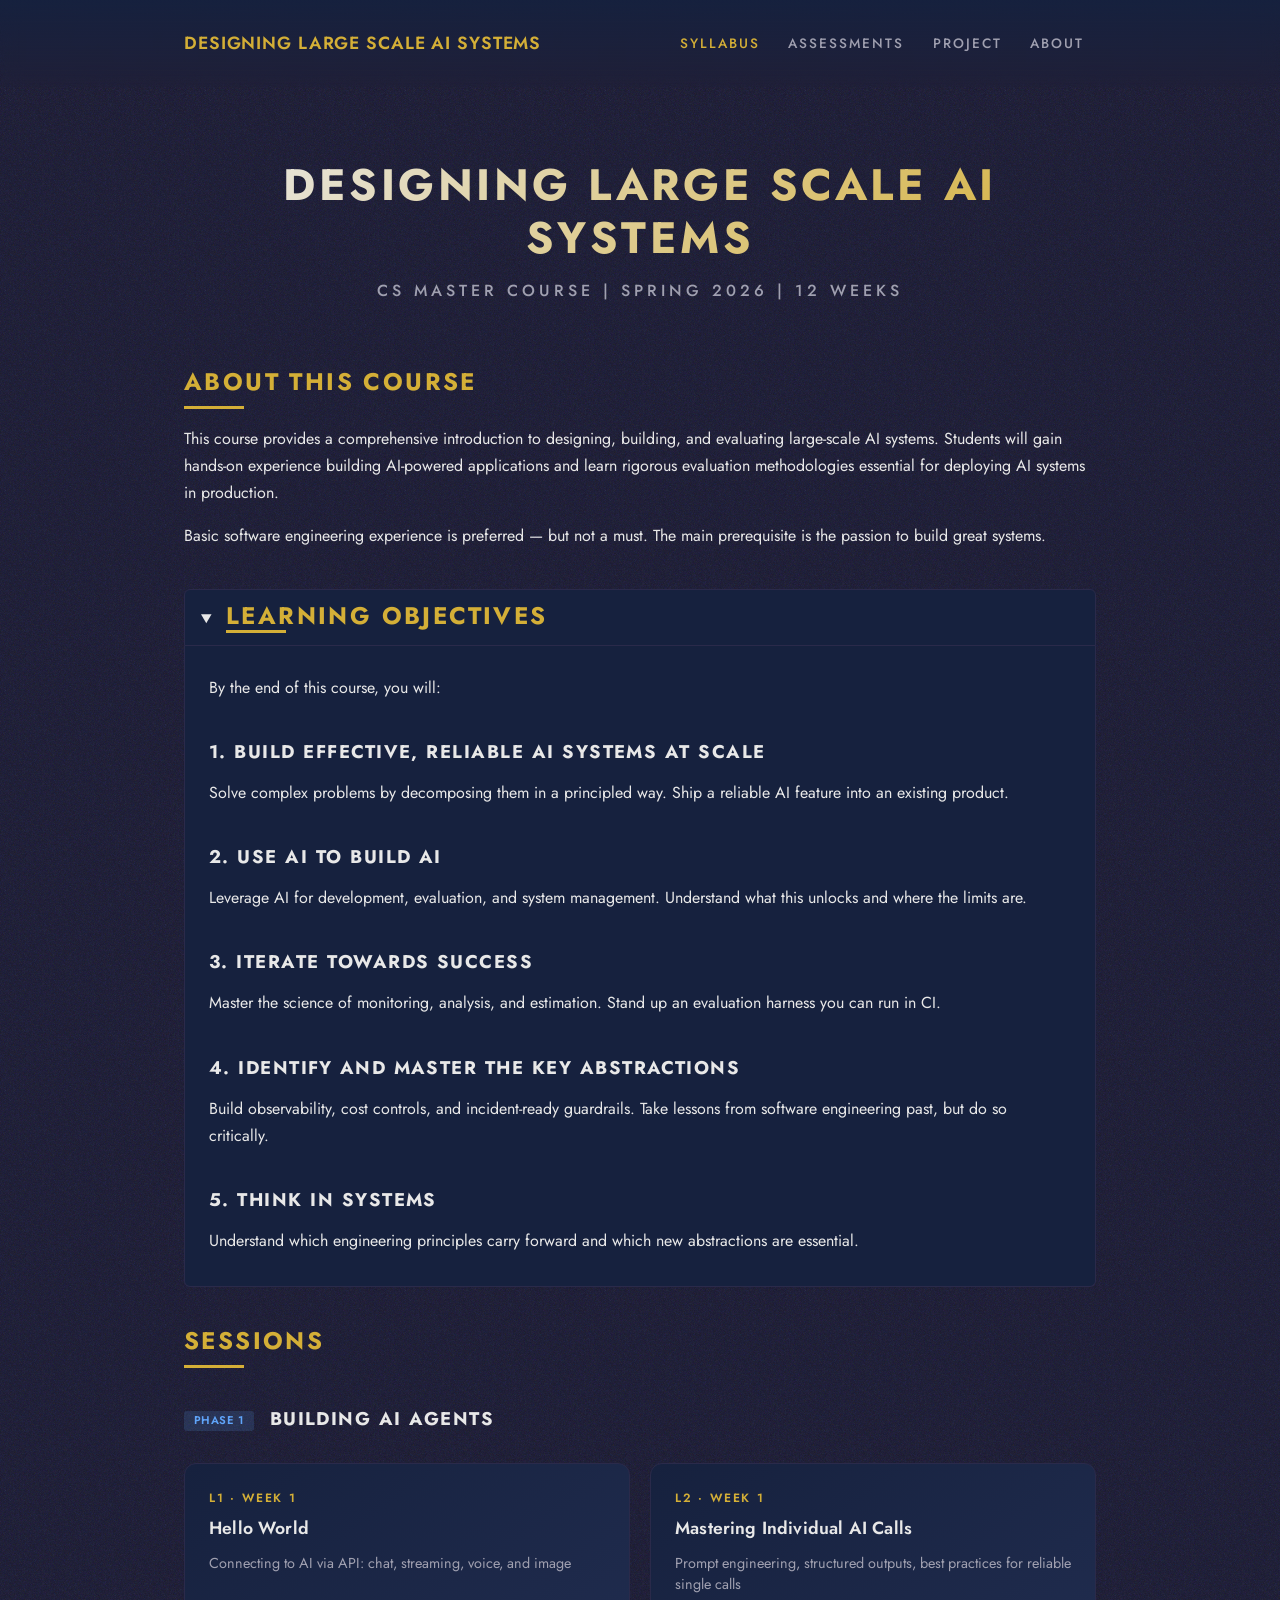
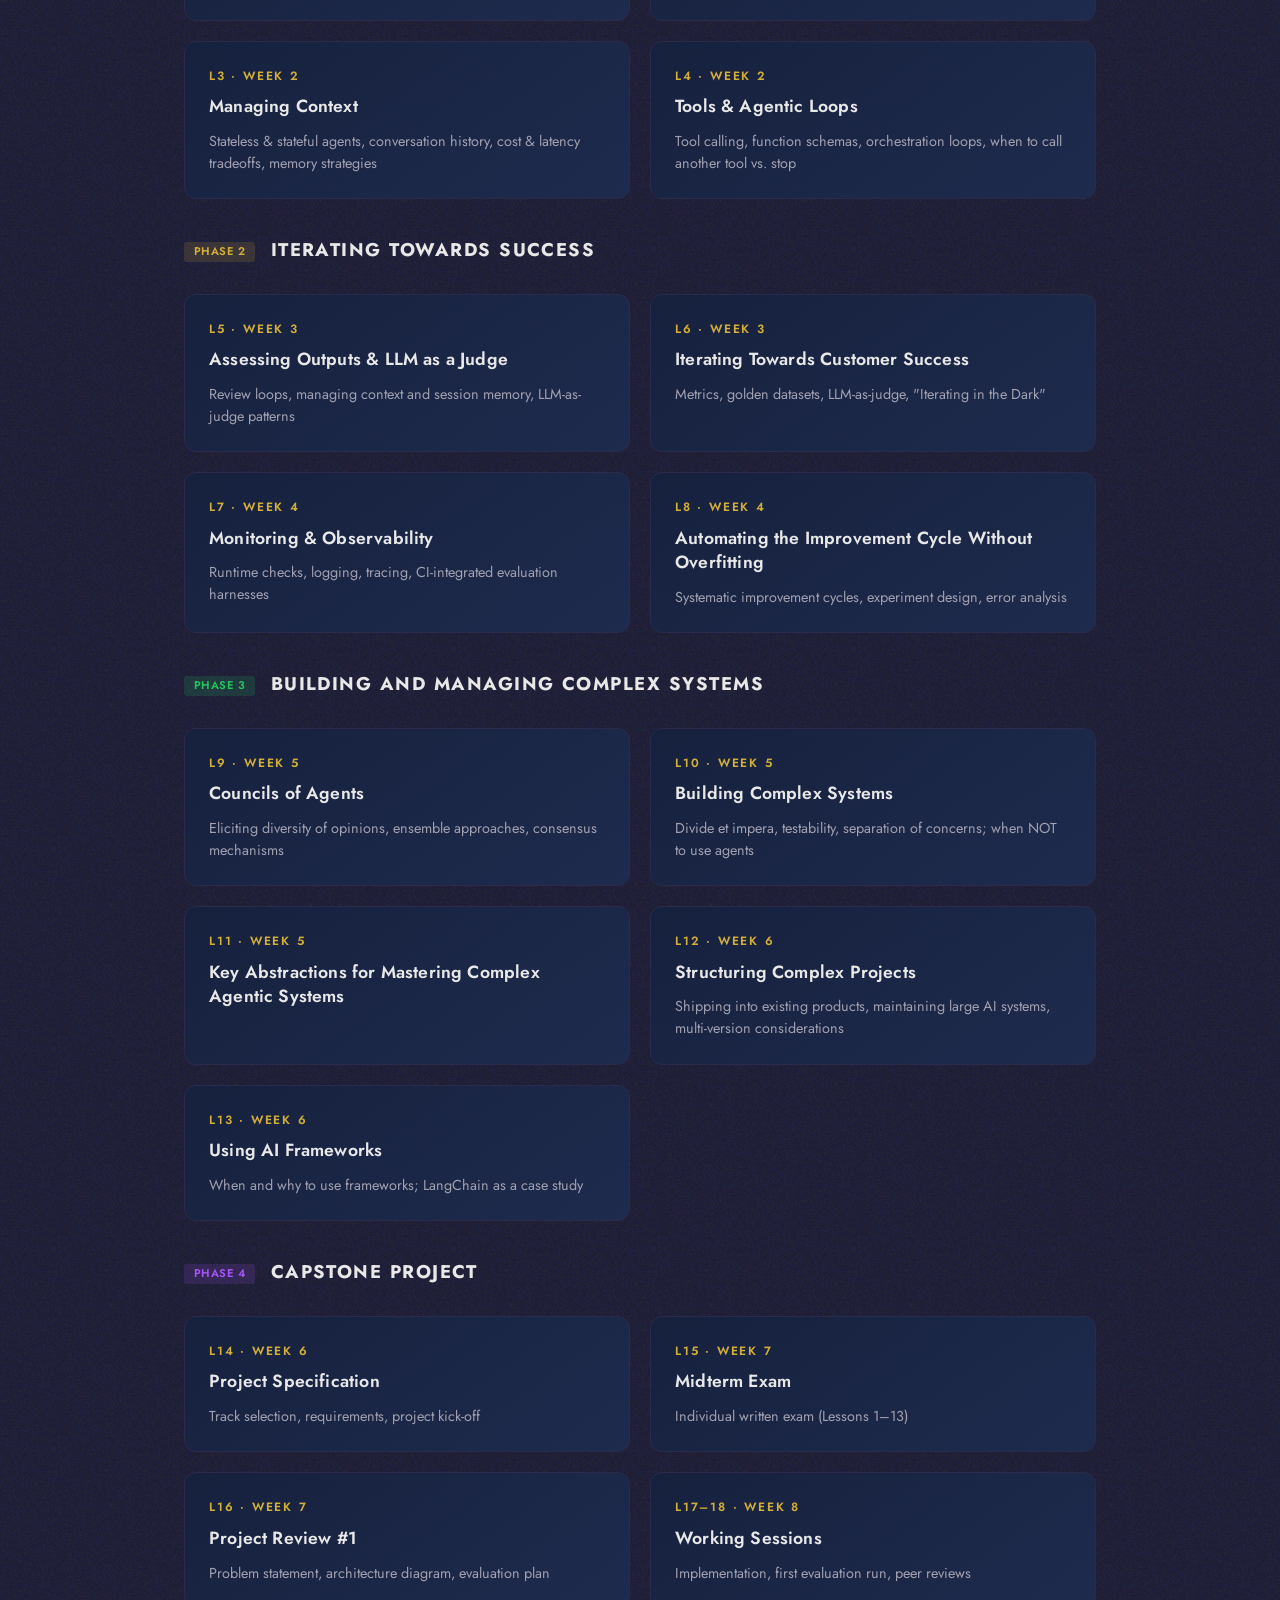
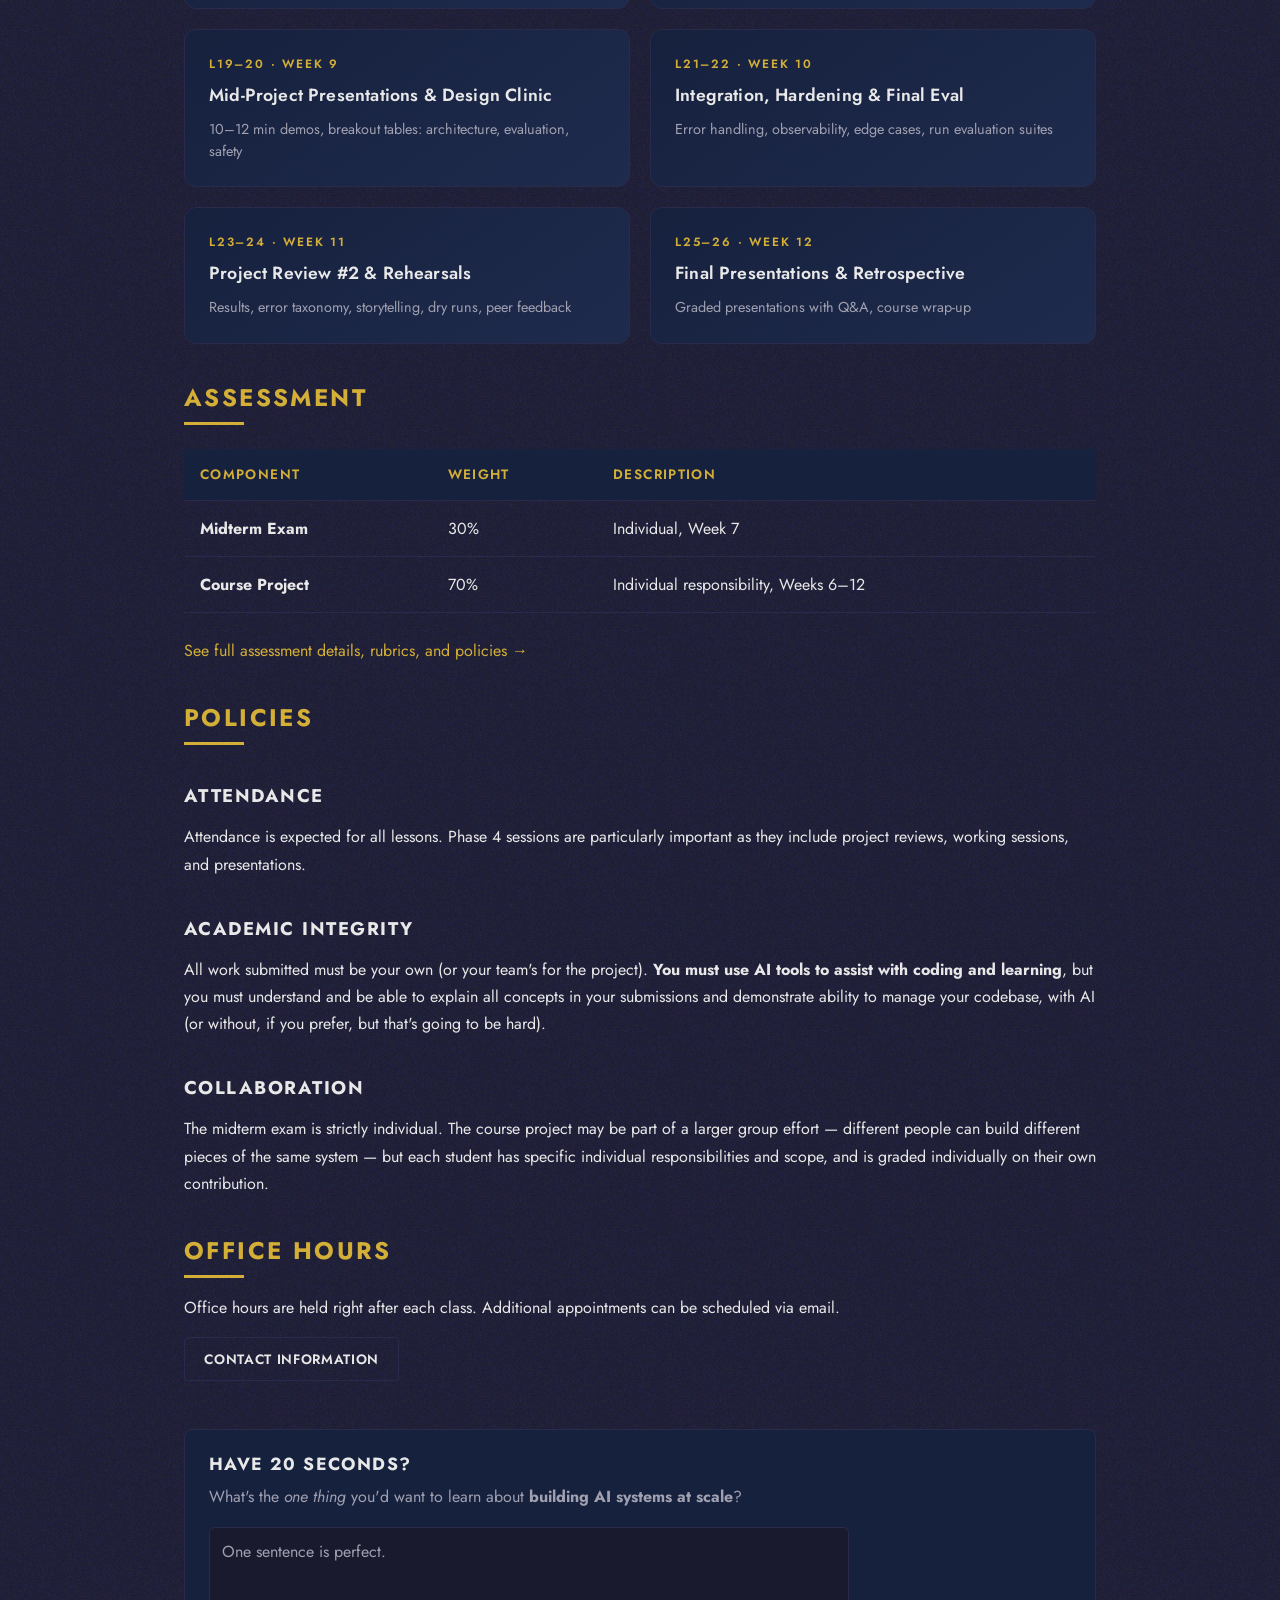
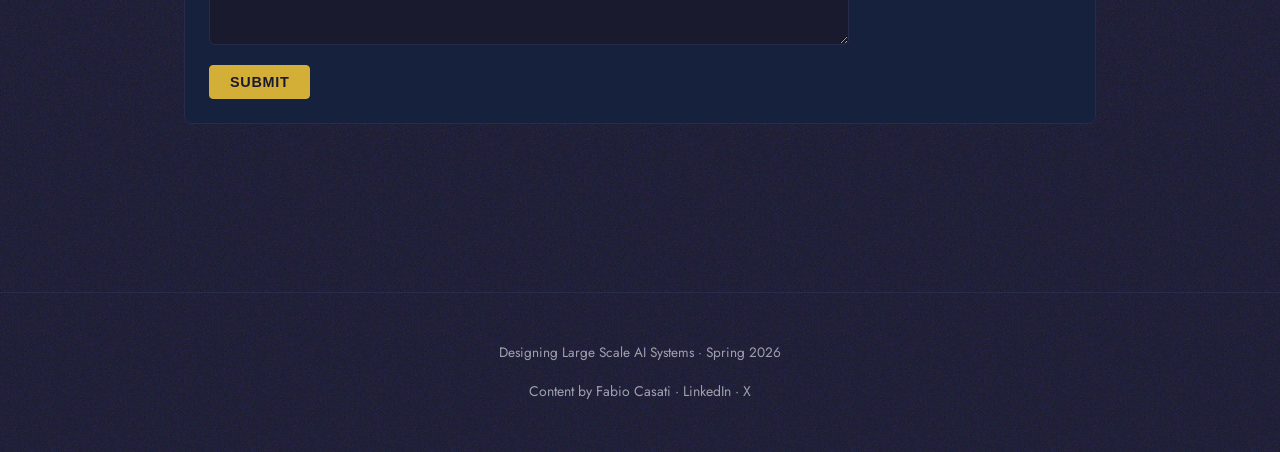
<file: index.html>
<!DOCTYPE html>
<!--
  Content by Fabio Casati
  https://www.linkedin.com/in/sphoebs/
  https://x.com/sphoebs
-->
<html lang="en">
<head>
  <meta charset="UTF-8">
  <meta name="viewport" content="width=device-width, initial-scale=1.0">
  <title>Designing Large Scale AI Systems - Spring 2026</title>
  <link rel="stylesheet" href="style.css">
</head>
<body>
  <!-- Header loaded dynamically -->

  <main>
    <div class="hero">
      <h1>Designing Large Scale AI Systems</h1>
      <p class="subtitle">CS Master Course | Spring 2026 | 12 weeks</p>
    </div>

    <section>
      <h2>About This Course</h2>
      <p>
        This course provides a comprehensive introduction to designing, building, and evaluating
        large-scale AI systems. Students will gain hands-on experience building AI-powered applications
        and learn rigorous evaluation methodologies essential for deploying AI systems in production.
      </p>
      <p>
        Basic software engineering experience is preferred — but not a must.
        The main prerequisite is the passion to build great systems.
      </p>
    </section>

    <section>
      <details open>
        <summary><h2 style="display:inline; margin:0; padding-bottom:0; margin-left:0.5rem;">Learning Objectives</h2></summary>
        <div class="details-content">
          <p>By the end of this course, you will:</p>

          <h3>1. Build Effective, Reliable AI Systems at Scale</h3>
          <p>Solve complex problems by decomposing them in a principled way. Ship a reliable AI feature into an existing product.</p>

          <h3>2. Use AI to Build AI</h3>
          <p>Leverage AI for development, evaluation, and system management. Understand what this unlocks and where the limits are.</p>

          <h3>3. Iterate Towards Success</h3>
          <p>Master the science of monitoring, analysis, and estimation. Stand up an evaluation harness you can run in CI.</p>

          <h3>4. Identify and Master the Key Abstractions</h3>
          <p>Build observability, cost controls, and incident-ready guardrails. Take lessons from software engineering past, but do so critically.</p>

          <h3>5. Think in Systems</h3>
          <p>Understand which engineering principles carry forward and which new abstractions are essential.</p>
        </div>
      </details>
    </section>

    <section>
      <h2>Sessions</h2>

      <h3><span class="phase phase-1">Phase 1</span> Building AI Agents</h3>
      <div class="modules-grid">
        <a href="labs/01_hello_world/hello_world_3.0.html" class="module-card">
          <div class="number">L1 · Week 1</div>
          <div class="title">Hello World</div>
          <p class="description">Connecting to AI via API: chat, streaming, voice, and image</p>
        </a>
        <a href="labs/02_standalone_agents/mastering_individual_calls.html" class="module-card">
          <div class="number">L2 · Week 1</div>
          <div class="title">Mastering Individual AI Calls</div>
          <p class="description">Prompt engineering, structured outputs, best practices for reliable single calls</p>
        </a>
        <a href="labs/04_managing_context/stateless_stateful_agents.html" class="module-card">
          <div class="number">L3 · Week 2</div>
          <div class="title">Managing Context</div>
          <p class="description">Stateless &amp; stateful agents, conversation history, cost &amp; latency tradeoffs, memory strategies</p>
        </a>
        <a href="labs/04b_tool_calling/tool_calling.html" class="module-card">
          <div class="number">L4 · Week 2</div>
          <div class="title">Tools & Agentic Loops</div>
          <p class="description">Tool calling, function schemas, orchestration loops, when to call another tool vs. stop</p>
        </a>
      </div>

      <h3><span class="phase phase-2">Phase 2</span> Iterating Towards Success</h3>
      <div class="modules-grid">
        <a href="labs/03_review_and_judge/datasets.html" class="module-card">
          <div class="number">L5 · Week 3</div>
          <div class="title">Assessing Outputs & LLM as a Judge</div>
          <p class="description">Review loops, managing context and session memory, LLM-as-judge patterns</p>
        </a>
        <a href="labs/05_eval/optimizing-in-the-dark/index.html" class="module-card">
          <div class="number">L6 · Week 3</div>
          <div class="title">Iterating Towards Customer Success</div>
          <p class="description">Metrics, golden datasets, LLM-as-judge, "Iterating in the Dark"</p>
        </a>
        <a href="labs/07_monitoring/monitoring.html" class="module-card">
          <div class="number">L7 · Week 4</div>
          <div class="title">Monitoring & Observability</div>
          <p class="description">Runtime checks, logging, tracing, CI-integrated evaluation harnesses</p>
        </a>
        <a href="labs/08_automating_improvement/automating_improvement.html" class="module-card">
          <div class="number">L8 · Week 4</div>
          <div class="title">Automating the Improvement Cycle Without Overfitting</div>
          <p class="description">Systematic improvement cycles, experiment design, error analysis</p>
        </a>
      </div>

      <h3><span class="phase phase-3">Phase 3</span> Building and Managing Complex Systems</h3>
      <div class="modules-grid">
        <a href="labs/09_councils/councils.html" class="module-card">
          <div class="number">L9 · Week 5</div>
          <div class="title">Councils of Agents</div>
          <p class="description">Eliciting diversity of opinions, ensemble approaches, consensus mechanisms</p>
        </a>
        <a href="labs/10_complex_systems/complex_systems.html" class="module-card">
          <div class="number">L10 · Week 5</div>
          <div class="title">Building Complex Systems</div>
          <p class="description">Divide et impera, testability, separation of concerns; when NOT to use agents</p>
        </a>
        <a href="labs/11_key_abstractions/key_abstractions.html" class="module-card">
          <div class="number">L11 · Week 5</div>
          <div class="title">Key Abstractions for Mastering Complex Agentic Systems</div>
        </a>
        <a href="labs/12_structuring_projects/structuring_projects.html" class="module-card">
          <div class="number">L12 · Week 6</div>
          <div class="title">Structuring Complex Projects</div>
          <p class="description">Shipping into existing products, maintaining large AI systems, multi-version considerations</p>
        </a>
        <a href="labs/13_frameworks/frameworks.html" class="module-card">
          <div class="number">L13 · Week 6</div>
          <div class="title">Using AI Frameworks</div>
          <p class="description">When and why to use frameworks; LangChain as a case study</p>
        </a>
      </div>

      <h3><span class="phase phase-4">Phase 4</span> Capstone Project</h3>
      <div class="modules-grid">
        <div class="module-card">
          <div class="number">L14 · Week 6</div>
          <div class="title">Project Specification</div>
          <p class="description">Track selection, requirements, project kick-off</p>
        </div>
        <div class="module-card">
          <div class="number">L15 · Week 7</div>
          <div class="title">Midterm Exam</div>
          <p class="description">Individual written exam (Lessons 1–13)</p>
        </div>
        <div class="module-card">
          <div class="number">L16 · Week 7</div>
          <div class="title">Project Review #1</div>
          <p class="description">Problem statement, architecture diagram, evaluation plan</p>
        </div>
        <div class="module-card">
          <div class="number">L17–18 · Week 8</div>
          <div class="title">Working Sessions</div>
          <p class="description">Implementation, first evaluation run, peer reviews</p>
        </div>
        <div class="module-card">
          <div class="number">L19–20 · Week 9</div>
          <div class="title">Mid-Project Presentations & Design Clinic</div>
          <p class="description">10–12 min demos, breakout tables: architecture, evaluation, safety</p>
        </div>
        <div class="module-card">
          <div class="number">L21–22 · Week 10</div>
          <div class="title">Integration, Hardening & Final Eval</div>
          <p class="description">Error handling, observability, edge cases, run evaluation suites</p>
        </div>
        <div class="module-card">
          <div class="number">L23–24 · Week 11</div>
          <div class="title">Project Review #2 & Rehearsals</div>
          <p class="description">Results, error taxonomy, storytelling, dry runs, peer feedback</p>
        </div>
        <div class="module-card">
          <div class="number">L25–26 · Week 12</div>
          <div class="title">Final Presentations & Retrospective</div>
          <p class="description">Graded presentations with Q&A, course wrap-up</p>
        </div>
      </div>
    </section>

    <section>
      <h2>Assessment</h2>
      <table>
        <thead>
          <tr>
            <th>Component</th>
            <th>Weight</th>
            <th>Description</th>
          </tr>
        </thead>
        <tbody>
          <tr>
            <td><strong>Midterm Exam</strong></td>
            <td>30%</td>
            <td>Individual, Week 7</td>
          </tr>
          <tr>
            <td><strong>Course Project</strong></td>
            <td>70%</td>
            <td>Individual responsibility, Weeks 6–12</td>
          </tr>
        </tbody>
      </table>
      <p><a href="assessments.html">See full assessment details, rubrics, and policies &rarr;</a></p>
    </section>

    <section>
      <h2>Policies</h2>

      <h3>Attendance</h3>
      <p>
        Attendance is expected for all lessons. Phase 4 sessions are particularly important
        as they include project reviews, working sessions, and presentations.
      </p>

      <h3>Academic Integrity</h3>
      <p>
        All work submitted must be your own (or your team's for the project). <strong>You must use AI tools to assist with coding and learning</strong>, but you must understand and be able to explain all concepts in your submissions and demonstrate ability to manage your codebase, with AI (or without, if you prefer, but that's going to be hard).
      </p>

      <h3>Collaboration</h3>
      <p>
        The midterm exam is strictly individual. The course project may be part of a larger group effort — different people can build different pieces of the same system — but each student has specific individual responsibilities and scope, and is graded individually on their own contribution.
      </p>
    </section>

    <section>
      <h2>Office Hours</h2>
      <p>
        Office hours are held right after each class. Additional appointments can be
        scheduled via email.
      </p>
      <p><a href="about.html" class="btn-secondary btn">Contact Information</a></p>
    </section>

    <section id="feedback" class="quick-feedback">
      <h3>Have 20 seconds?</h3>
      <p>
        What's the <em>one thing</em> you'd want to learn about
        <strong>building AI systems at scale</strong>?
      </p>
      <form action="https://formsubmit.co/adaa0c88245095dc975bd57f5b3d0f43" method="POST">
        <input type="hidden" name="_subject" value="AI Design Course Feedback">
        <input type="hidden" name="_captcha" value="false">
        <textarea
          name="feedback"
          rows="4"
          placeholder="One sentence is perfect."
          required></textarea>
        <br>
        <button type="submit">Submit</button>
      </form>
    </section>
  </main>

  <footer>
    <p>Designing Large Scale AI Systems &middot; Spring 2026</p>
    <p class="text-small">Content by Fabio Casati · <a href="https://www.linkedin.com/in/sphoebs/">LinkedIn</a> · <a href="https://x.com/sphoebs">X</a></p>
  </footer>

  <script src="scripts.js"></script>
</body>
</html>
</file>
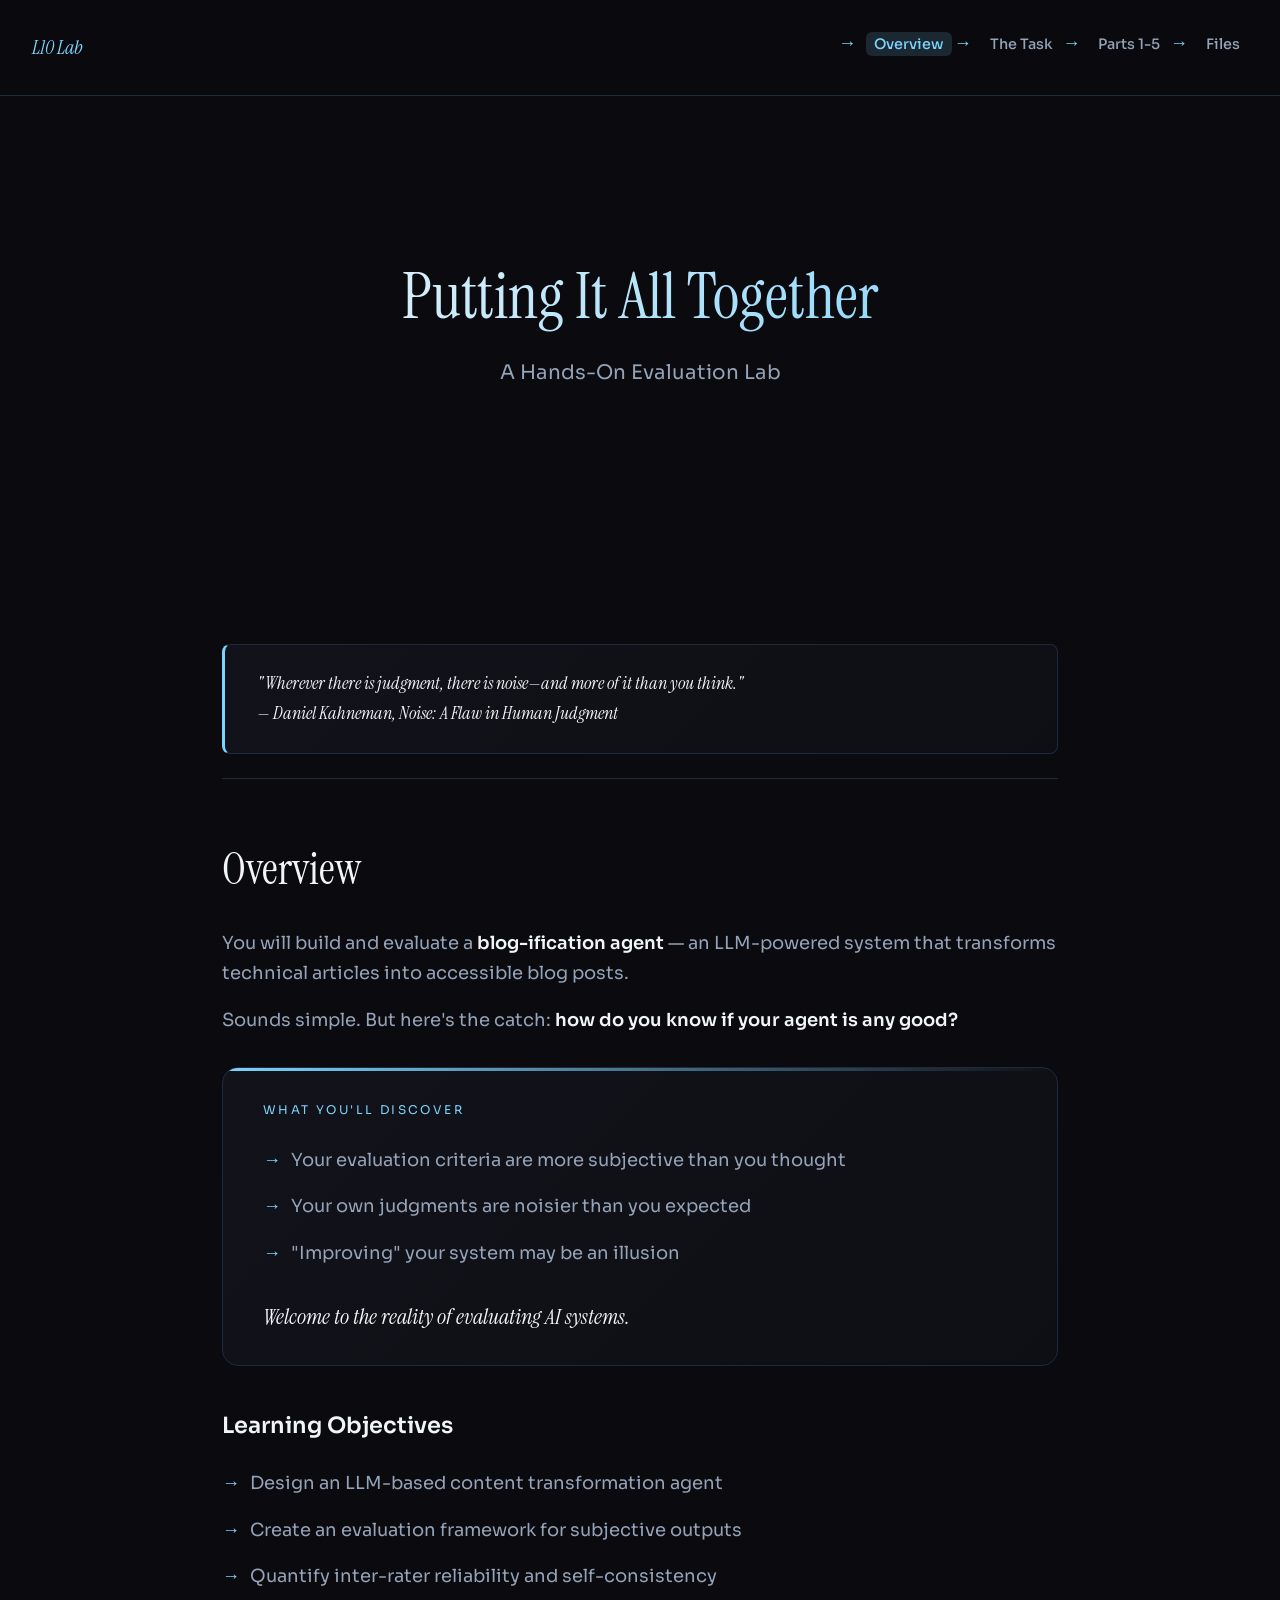
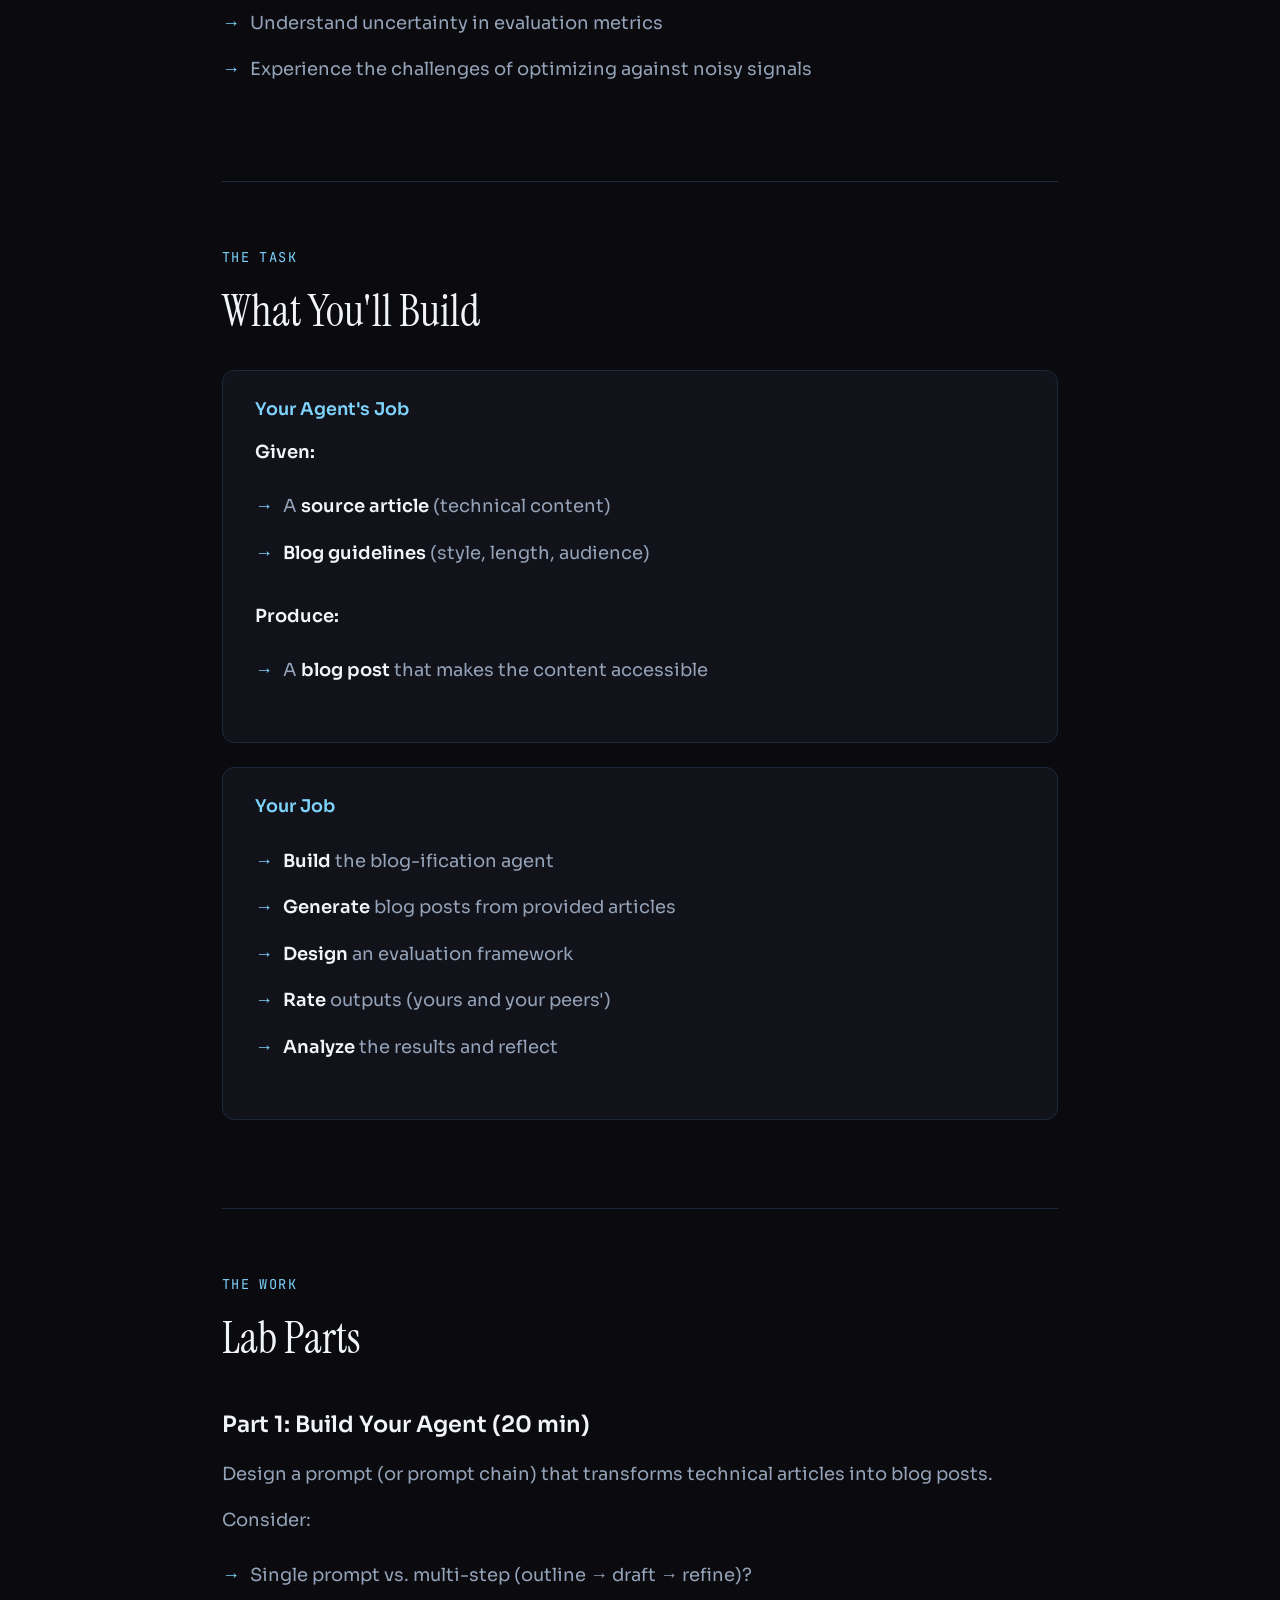
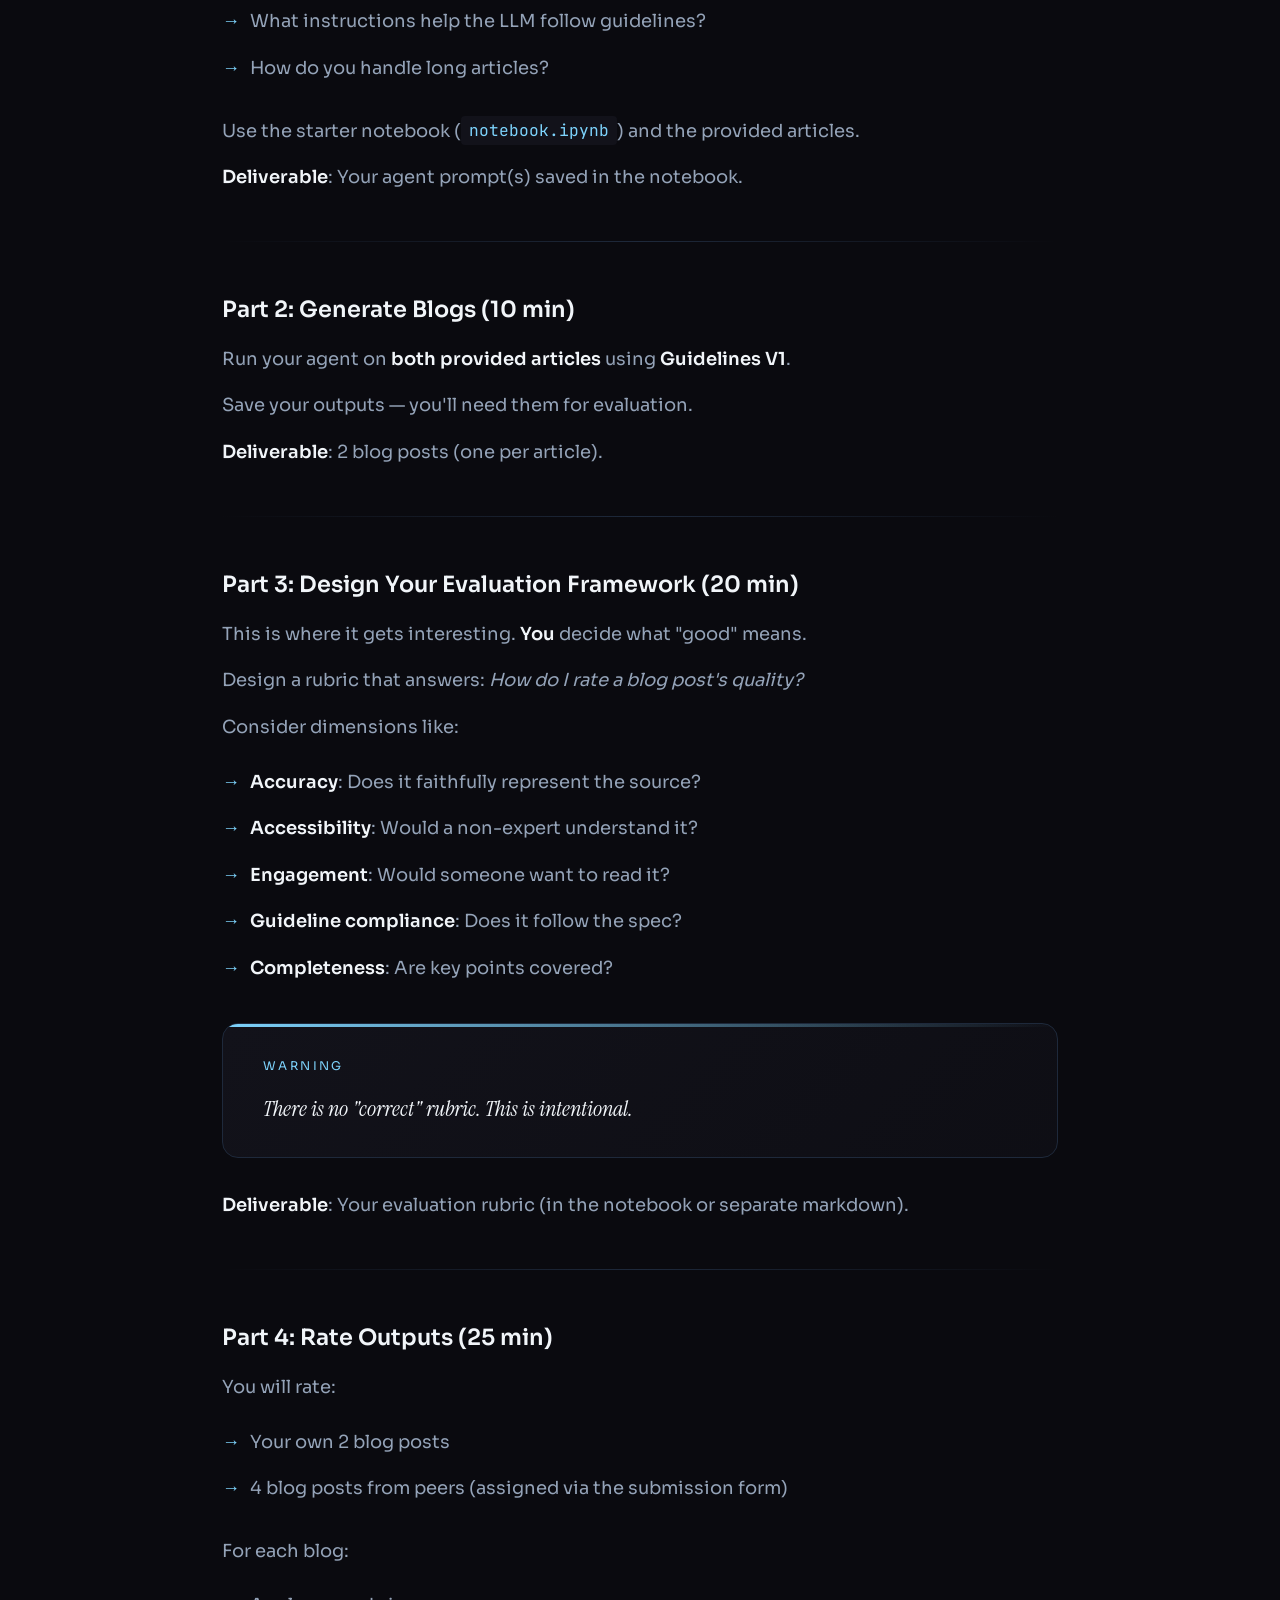
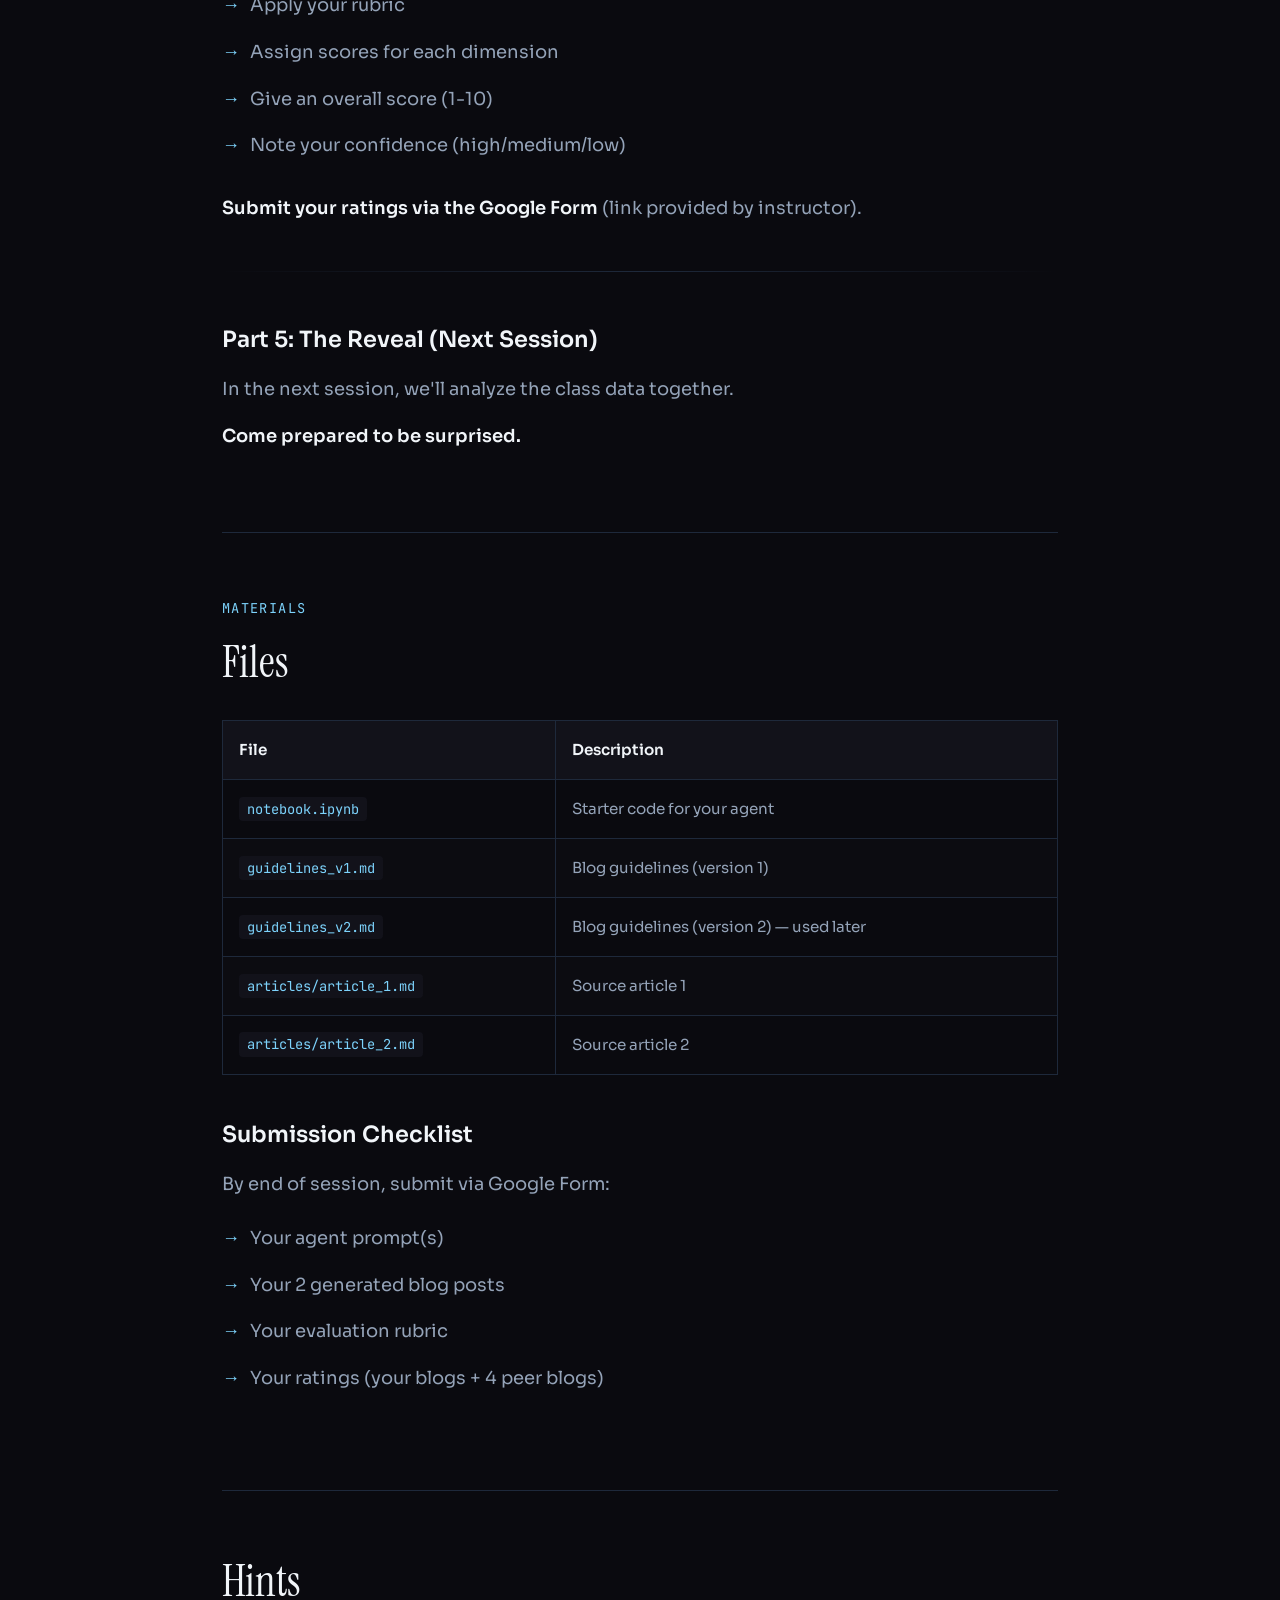
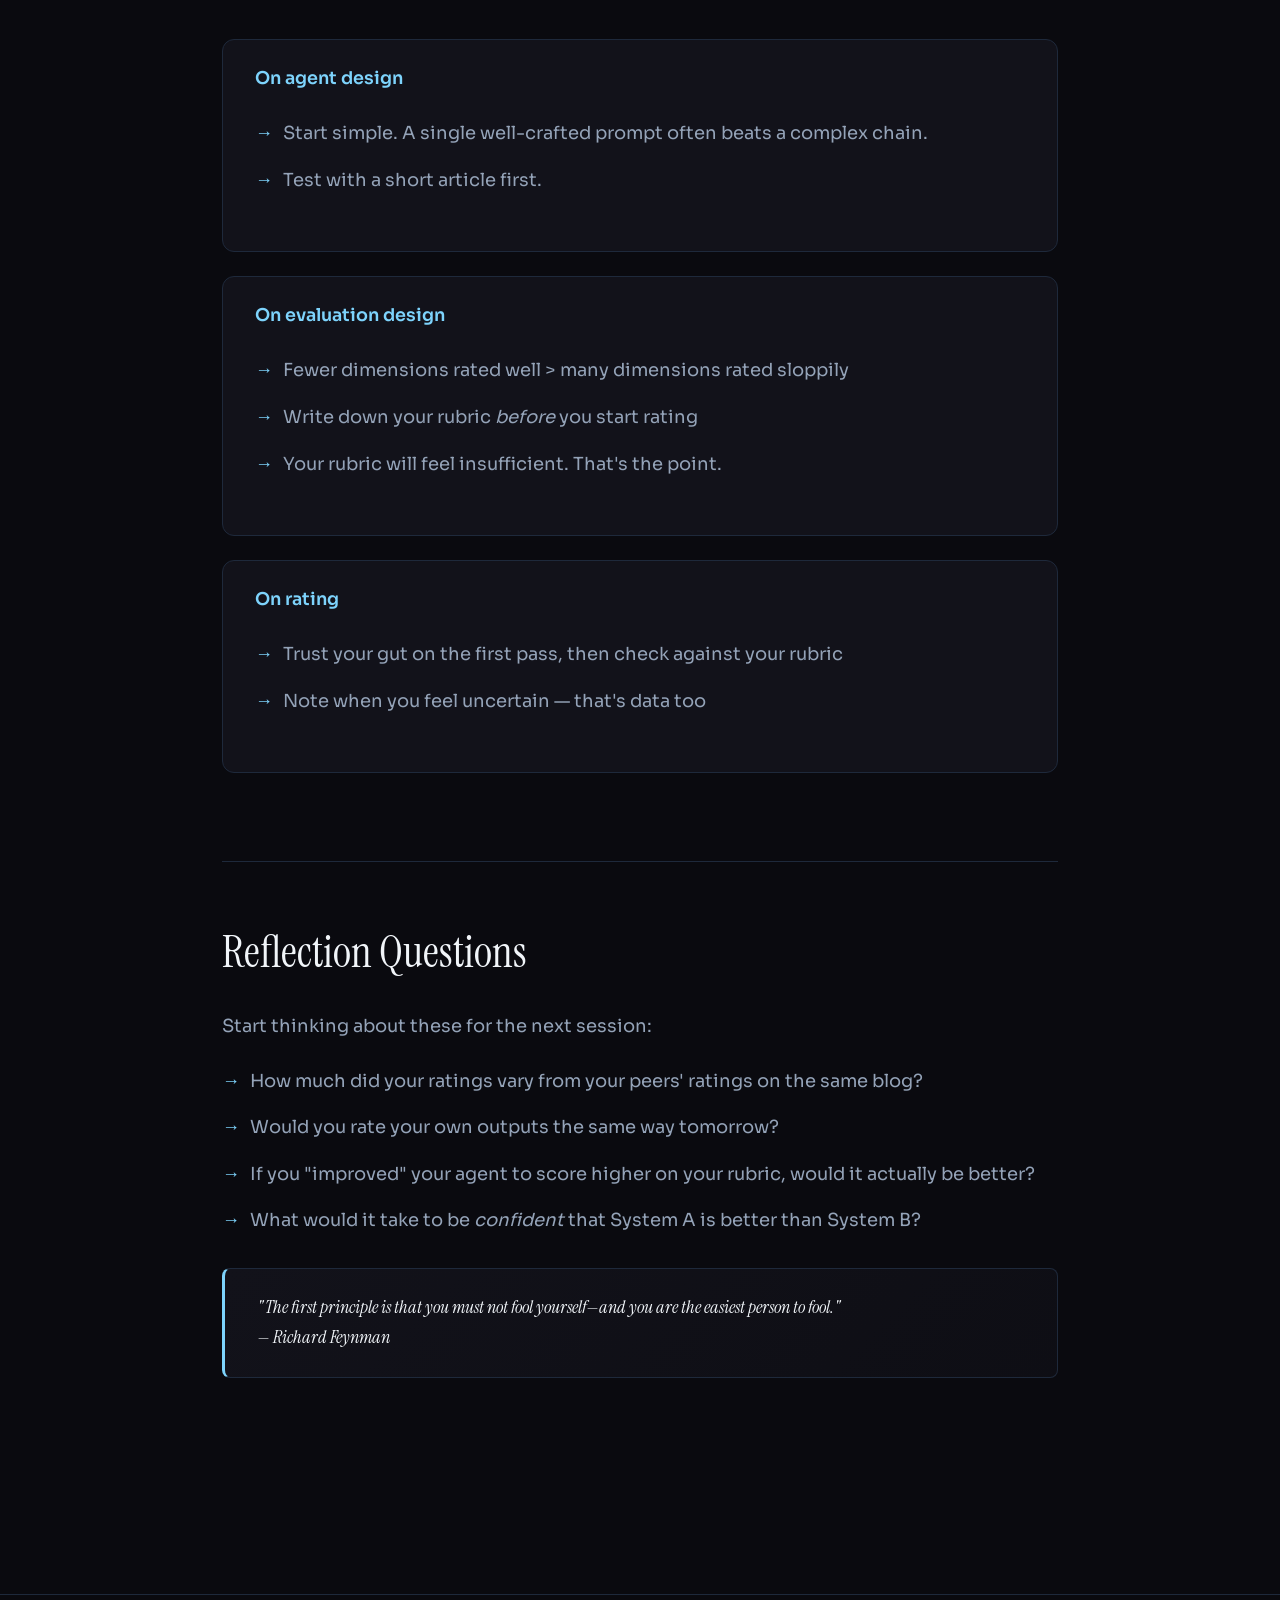
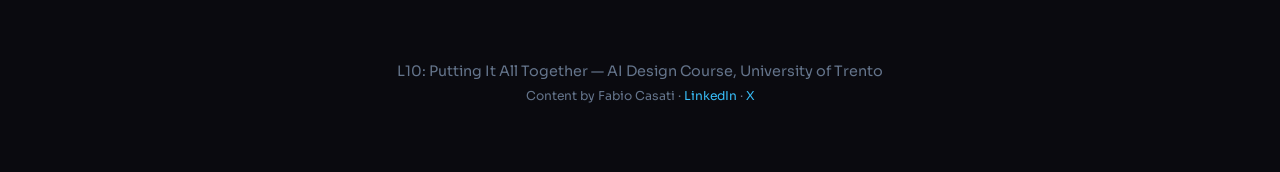
<file: labs/10_lab_eval_session/index.html>
<!DOCTYPE html>
<!--
  Content by Fabio Casati
  https://www.linkedin.com/in/sphoebs/
  https://x.com/sphoebs
-->
<html lang="en">
<head>
    <meta charset="UTF-8">
    <meta name="viewport" content="width=device-width, initial-scale=1.0">
    <title>L10: Putting It All Together</title>
    <link rel="preconnect" href="https://fonts.googleapis.com">
    <link rel="preconnect" href="https://fonts.gstatic.com" crossorigin>
    <link href="https://fonts.googleapis.com/css2?family=Instrument+Serif:ital@0;1&family=JetBrains+Mono:wght@400;500&family=Sora:wght@300;400;500;600;700&display=swap" rel="stylesheet">
    <link rel="stylesheet" href="../lecture-style.css">
</head>
<body>

<nav>
    <div class="logo">L10 Lab</div>
    <ul>
        <li><a href="#intro">Overview</a></li>
        <li><a href="#task">The Task</a></li>
        <li><a href="#parts">Parts 1-5</a></li>
        <li><a href="#files">Files</a></li>
    </ul>
</nav>

<main>

    <!-- TITLE -->
    <div class="title-section" id="intro">
        <h1>Putting It All Together</h1>
        <p class="subtitle">A Hands-On Evaluation Lab</p>
    </div>

    <blockquote>
        "Wherever there is judgment, there is noise—and more of it than you think."<br>
        — Daniel Kahneman, <em>Noise: A Flaw in Human Judgment</em>
    </blockquote>

    <!-- OVERVIEW -->
    <section id="overview">
        <h2>Overview</h2>

        <p>You will build and evaluate a <strong>blog-ification agent</strong> — an LLM-powered system that transforms technical articles into accessible blog posts.</p>

        <p>Sounds simple. But here's the catch: <strong>how do you know if your agent is any good?</strong></p>

        <div class="thesis-block">
            <div class="label">What You'll Discover</div>
            <ul>
                <li>Your evaluation criteria are more subjective than you thought</li>
                <li>Your own judgments are noisier than you expected</li>
                <li>"Improving" your system may be an illusion</li>
            </ul>
            <p>Welcome to the reality of evaluating AI systems.</p>
        </div>

        <h3>Learning Objectives</h3>
        <ul>
            <li>Design an LLM-based content transformation agent</li>
            <li>Create an evaluation framework for subjective outputs</li>
            <li>Quantify inter-rater reliability and self-consistency</li>
            <li>Understand uncertainty in evaluation metrics</li>
            <li>Experience the challenges of optimizing against noisy signals</li>
        </ul>
    </section>

    <!-- THE TASK -->
    <section id="task">
        <div class="section-number">THE TASK</div>
        <h2>What You'll Build</h2>

        <div class="content-card">
            <h4>Your Agent's Job</h4>
            <p><strong>Given:</strong></p>
            <ul>
                <li>A <strong>source article</strong> (technical content)</li>
                <li><strong>Blog guidelines</strong> (style, length, audience)</li>
            </ul>
            <p><strong>Produce:</strong></p>
            <ul>
                <li>A <strong>blog post</strong> that makes the content accessible</li>
            </ul>
        </div>

        <div class="content-card">
            <h4>Your Job</h4>
            <ol>
                <li><strong>Build</strong> the blog-ification agent</li>
                <li><strong>Generate</strong> blog posts from provided articles</li>
                <li><strong>Design</strong> an evaluation framework</li>
                <li><strong>Rate</strong> outputs (yours and your peers')</li>
                <li><strong>Analyze</strong> the results and reflect</li>
            </ol>
        </div>
    </section>

    <!-- PARTS -->
    <section id="parts">
        <div class="section-number">THE WORK</div>
        <h2>Lab Parts</h2>

        <h3>Part 1: Build Your Agent (20 min)</h3>
        <p>Design a prompt (or prompt chain) that transforms technical articles into blog posts.</p>
        <p>Consider:</p>
        <ul>
            <li>Single prompt vs. multi-step (outline → draft → refine)?</li>
            <li>What instructions help the LLM follow guidelines?</li>
            <li>How do you handle long articles?</li>
        </ul>
        <p>Use the starter notebook (<code>notebook.ipynb</code>) and the provided articles.</p>
        <p><strong>Deliverable</strong>: Your agent prompt(s) saved in the notebook.</p>

        <div class="divider"></div>

        <h3>Part 2: Generate Blogs (10 min)</h3>
        <p>Run your agent on <strong>both provided articles</strong> using <strong>Guidelines V1</strong>.</p>
        <p>Save your outputs — you'll need them for evaluation.</p>
        <p><strong>Deliverable</strong>: 2 blog posts (one per article).</p>

        <div class="divider"></div>

        <h3>Part 3: Design Your Evaluation Framework (20 min)</h3>
        <p>This is where it gets interesting. <strong>You</strong> decide what "good" means.</p>
        <p>Design a rubric that answers: <em>How do I rate a blog post's quality?</em></p>

        <p>Consider dimensions like:</p>
        <ul>
            <li><strong>Accuracy</strong>: Does it faithfully represent the source?</li>
            <li><strong>Accessibility</strong>: Would a non-expert understand it?</li>
            <li><strong>Engagement</strong>: Would someone want to read it?</li>
            <li><strong>Guideline compliance</strong>: Does it follow the spec?</li>
            <li><strong>Completeness</strong>: Are key points covered?</li>
        </ul>

        <div class="thesis-block">
            <div class="label">Warning</div>
            <p>There is no "correct" rubric. This is intentional.</p>
        </div>

        <p><strong>Deliverable</strong>: Your evaluation rubric (in the notebook or separate markdown).</p>

        <div class="divider"></div>

        <h3>Part 4: Rate Outputs (25 min)</h3>
        <p>You will rate:</p>
        <ul>
            <li>Your own 2 blog posts</li>
            <li>4 blog posts from peers (assigned via the submission form)</li>
        </ul>

        <p>For each blog:</p>
        <ol>
            <li>Apply your rubric</li>
            <li>Assign scores for each dimension</li>
            <li>Give an overall score (1-10)</li>
            <li>Note your confidence (high/medium/low)</li>
        </ol>

        <p><strong>Submit your ratings via the Google Form</strong> (link provided by instructor).</p>

        <div class="divider"></div>

        <h3>Part 5: The Reveal (Next Session)</h3>
        <p>In the next session, we'll analyze the class data together.</p>
        <p><strong>Come prepared to be surprised.</strong></p>
    </section>

    <!-- FILES -->
    <section id="files">
        <div class="section-number">MATERIALS</div>
        <h2>Files</h2>

        <table>
            <thead>
                <tr><th>File</th><th>Description</th></tr>
            </thead>
            <tbody>
                <tr><td><a href="notebook.ipynb"><code>notebook.ipynb</code></a></td><td>Starter code for your agent</td></tr>
                <tr><td><a href="guidelines_v1.md"><code>guidelines_v1.md</code></a></td><td>Blog guidelines (version 1)</td></tr>
                <tr><td><a href="guidelines_v2.md"><code>guidelines_v2.md</code></a></td><td>Blog guidelines (version 2) — used later</td></tr>
                <tr><td><a href="articles/article_1.md"><code>articles/article_1.md</code></a></td><td>Source article 1</td></tr>
                <tr><td><a href="articles/article_2.md"><code>articles/article_2.md</code></a></td><td>Source article 2</td></tr>
            </tbody>
        </table>

        <h3>Submission Checklist</h3>
        <p>By end of session, submit via Google Form:</p>
        <ul>
            <li>Your agent prompt(s)</li>
            <li>Your 2 generated blog posts</li>
            <li>Your evaluation rubric</li>
            <li>Your ratings (your blogs + 4 peer blogs)</li>
        </ul>
    </section>

    <!-- HINTS -->
    <section id="hints">
        <h2>Hints</h2>

        <div class="content-card">
            <h4>On agent design</h4>
            <ul>
                <li>Start simple. A single well-crafted prompt often beats a complex chain.</li>
                <li>Test with a short article first.</li>
            </ul>
        </div>

        <div class="content-card">
            <h4>On evaluation design</h4>
            <ul>
                <li>Fewer dimensions rated well > many dimensions rated sloppily</li>
                <li>Write down your rubric <em>before</em> you start rating</li>
                <li>Your rubric will feel insufficient. That's the point.</li>
            </ul>
        </div>

        <div class="content-card">
            <h4>On rating</h4>
            <ul>
                <li>Trust your gut on the first pass, then check against your rubric</li>
                <li>Note when you feel uncertain — that's data too</li>
            </ul>
        </div>
    </section>

    <!-- REFLECTION -->
    <section id="reflection">
        <h2>Reflection Questions</h2>
        <p>Start thinking about these for the next session:</p>
        <ol>
            <li>How much did your ratings vary from your peers' ratings on the same blog?</li>
            <li>Would you rate your own outputs the same way tomorrow?</li>
            <li>If you "improved" your agent to score higher on your rubric, would it actually be better?</li>
            <li>What would it take to be <em>confident</em> that System A is better than System B?</li>
        </ol>

        <blockquote>
            "The first principle is that you must not fool yourself—and you are the easiest person to fool."<br>
            — Richard Feynman
        </blockquote>
    </section>

</main>

<footer>
    L10: Putting It All Together — AI Design Course, University of Trento
    <br><span style="font-size: 0.85em;">Content by Fabio Casati · <a href="https://www.linkedin.com/in/sphoebs/">LinkedIn</a> · <a href="https://x.com/sphoebs">X</a></span>
</footer>

<script>
    // Highlight current section in nav
    const sections = document.querySelectorAll('section[id], .title-section');
    const navLinks = document.querySelectorAll('nav a');

    window.addEventListener('scroll', () => {
        let current = 'intro';
        sections.forEach(section => {
            const sectionTop = section.offsetTop;
            if (scrollY >= sectionTop - 200) {
                current = section.getAttribute('id') || 'intro';
            }
        });

        navLinks.forEach(link => {
            link.classList.remove('active');
            if (link.getAttribute('href') === '#' + current) {
                link.classList.add('active');
            }
        });
    });
</script>

</body>
</html>
</file>
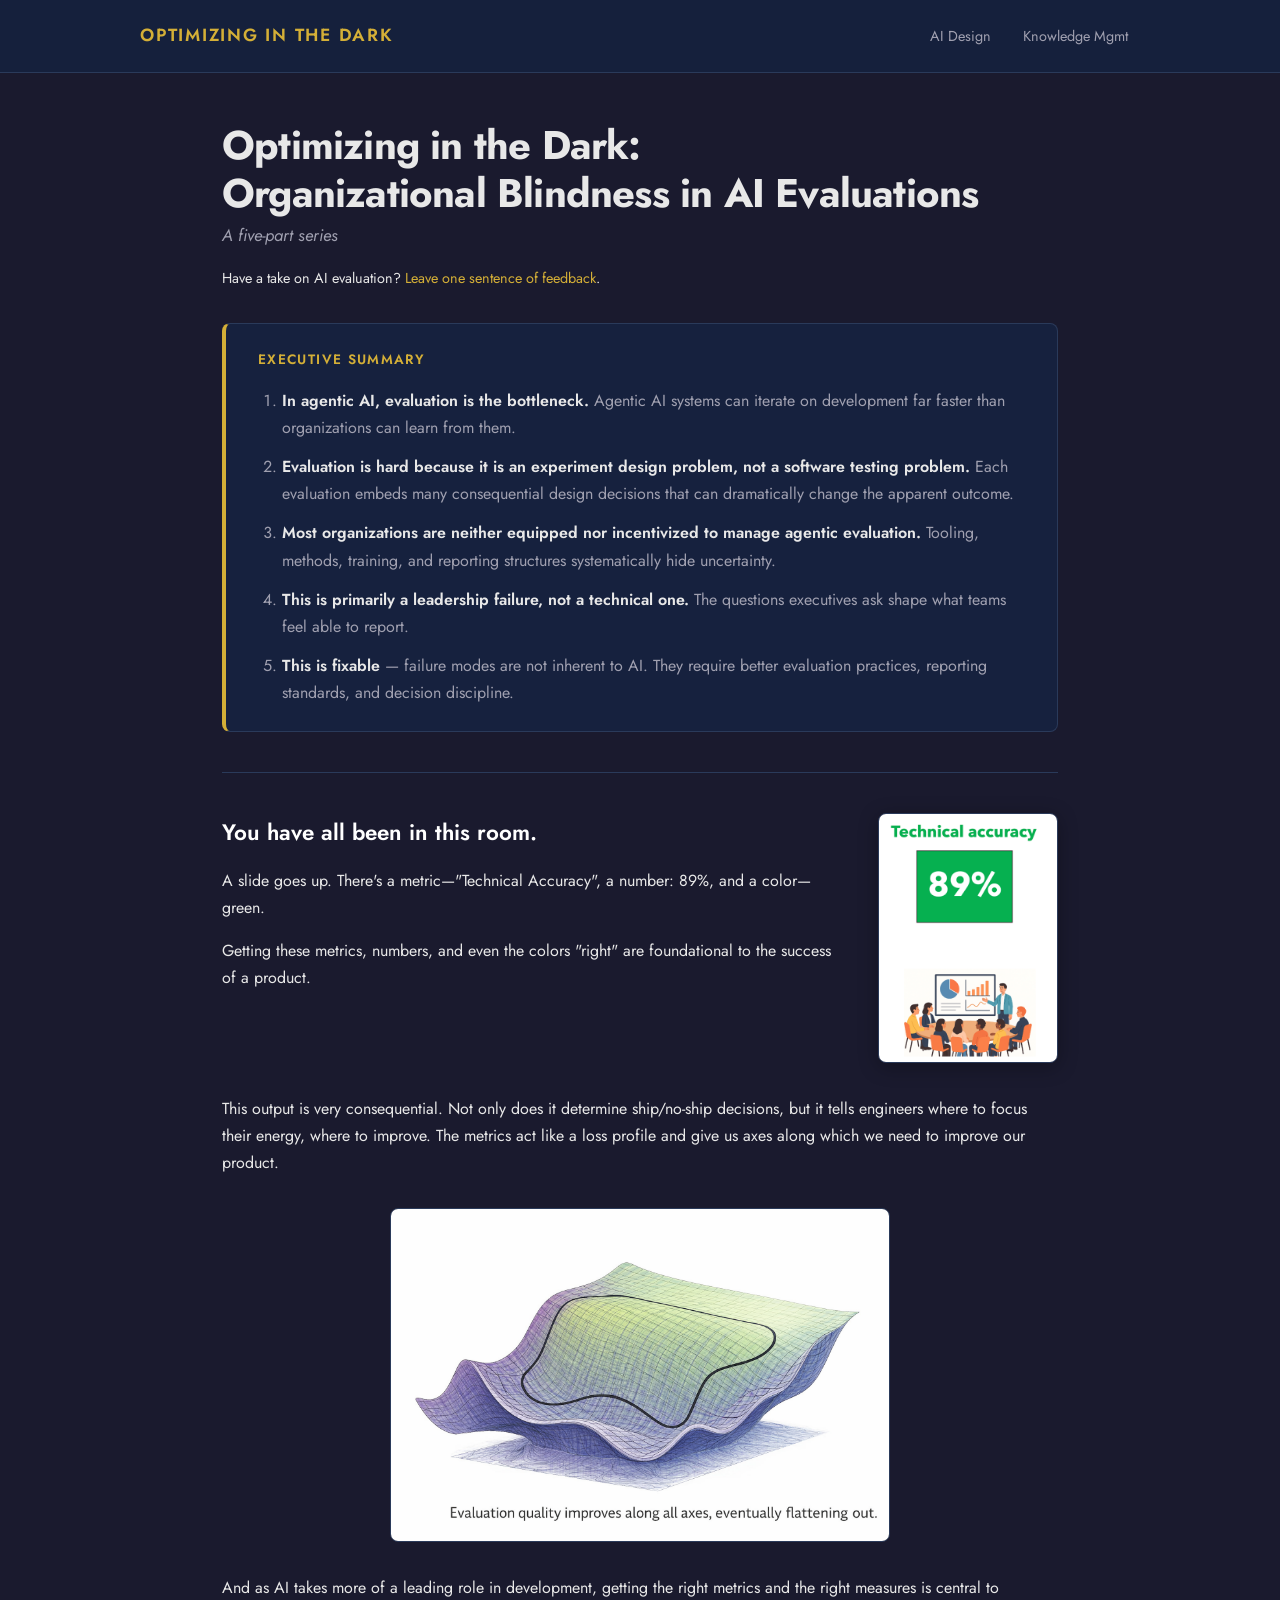
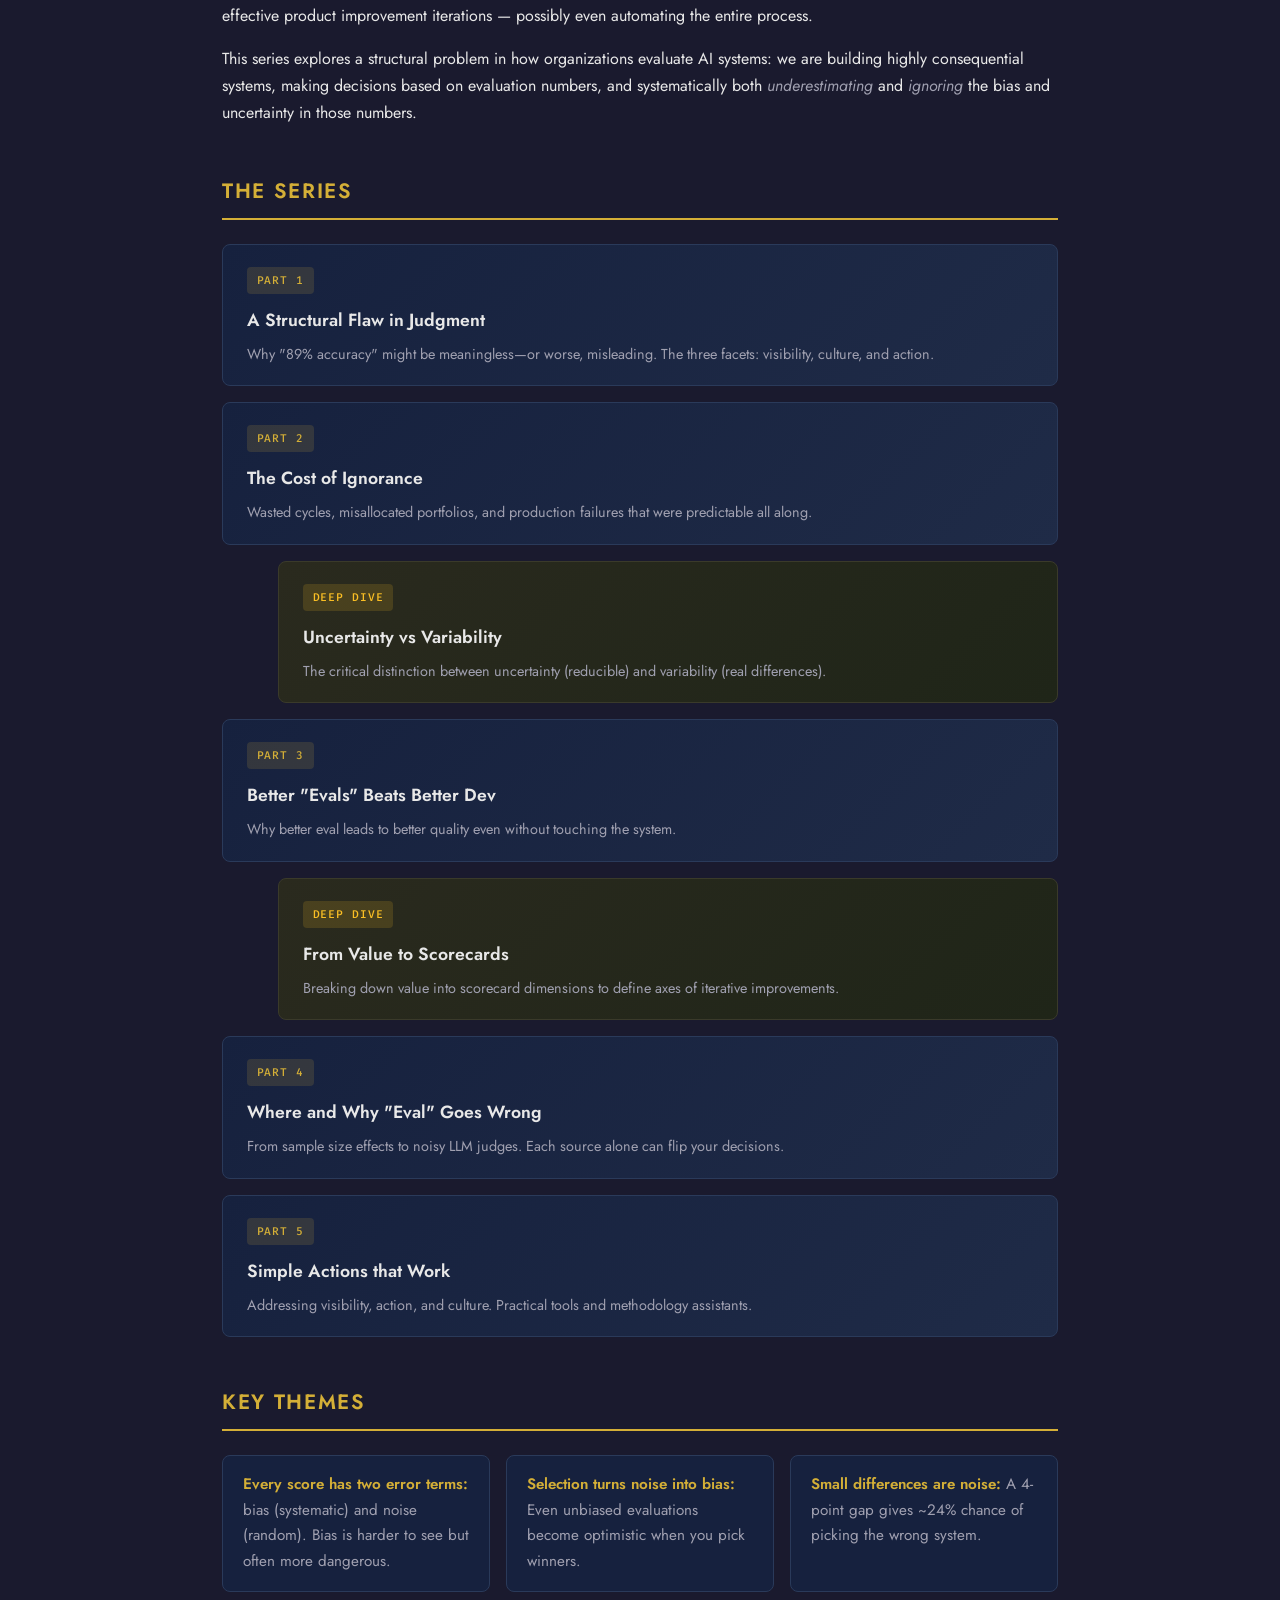
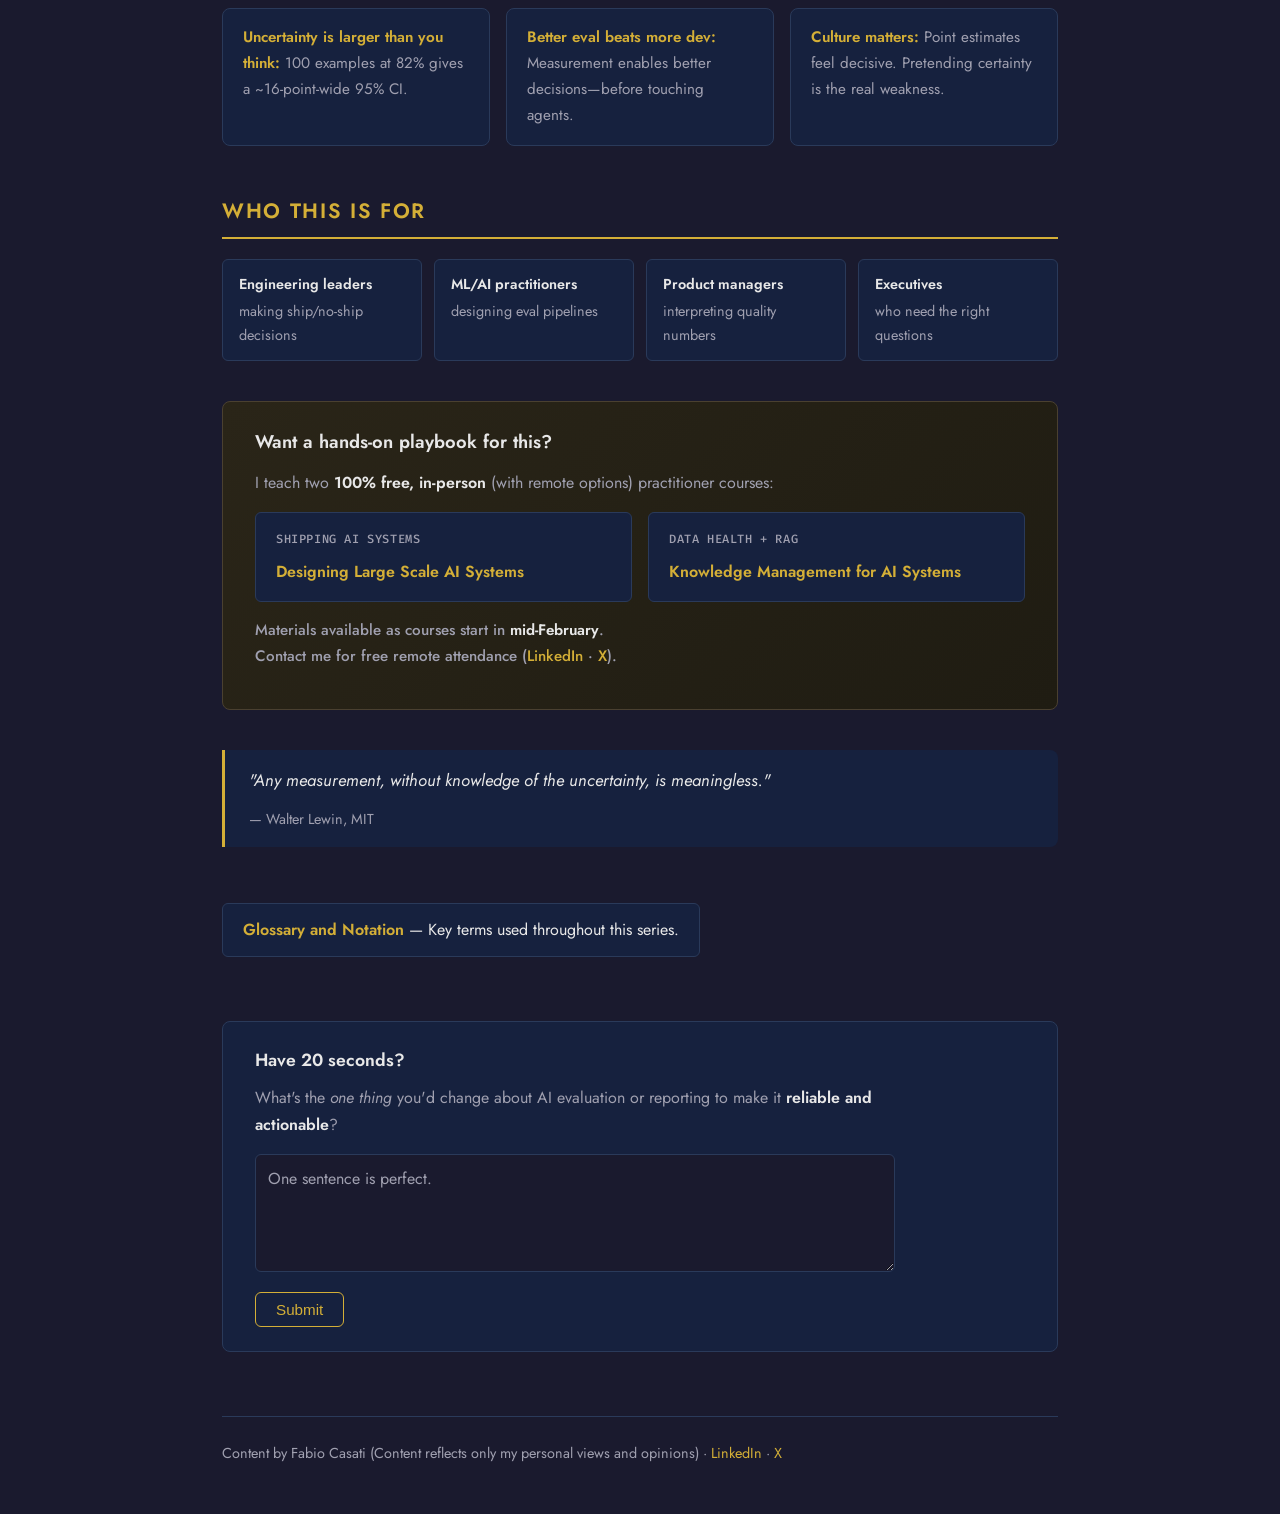
<file: labs/04_eval/optimizing-in-the-dark/index.html>
<!DOCTYPE html>
<!--
  Content by Fabio Casati
  https://www.linkedin.com/in/sphoebs/
  https://x.com/sphoebs
-->
<html lang="en">
<head>
    <meta charset="UTF-8">
    <meta name="viewport" content="width=device-width, initial-scale=1.0">
    <title>Optimizing in the Dark: Organizational Blindness in AI Evaluations</title>
    <link rel="preconnect" href="https://fonts.googleapis.com">
    <link rel="preconnect" href="https://fonts.gstatic.com" crossorigin>
    <link href="https://fonts.googleapis.com/css2?family=Jost:wght@400;500;600;700&family=Fira+Code:wght@400;500&display=swap" rel="stylesheet">
    <style>
        :root {
            --bg: #1a1a2e;
            --surface: #16213e;
            --surface-light: #1f2b47;
            --primary: #d4af37;
            --primary-dim: #b8962f;
            --text: #e8e8e8;
            --text-muted: #a0a0b0;
            --border: #2a3a5a;
            --success: #4ade80;
            --warning: #fbbf24;
        }

        * {
            box-sizing: border-box;
            margin: 0;
            padding: 0;
        }

        body {
            font-family: 'Jost', -apple-system, BlinkMacSystemFont, sans-serif;
            font-size: 16px;
            line-height: 1.7;
            color: var(--text);
            background-color: var(--bg);
        }

        /* Header */
        header {
            background: rgba(22, 33, 62, 0.95);
            backdrop-filter: blur(10px);
            border-bottom: 1px solid var(--border);
            padding: 1rem 2rem;
            position: sticky;
            top: 0;
            z-index: 100;
        }

        header .container {
            max-width: 1000px;
            margin: 0 auto;
            display: flex;
            justify-content: space-between;
            align-items: center;
            flex-wrap: wrap;
            gap: 1rem;
        }

        .site-title {
            font-size: 1.1rem;
            font-weight: 600;
            color: var(--primary);
            text-transform: uppercase;
            letter-spacing: 0.1em;
        }

        .site-title a {
            color: inherit;
            text-decoration: none;
        }

        nav {
            display: flex;
            gap: 0.5rem;
        }

        nav a {
            color: var(--text-muted);
            text-decoration: none;
            padding: 0.5rem 0.75rem;
            border-radius: 4px;
            font-size: 0.9rem;
            transition: color 0.2s, background-color 0.2s;
        }

        nav a:hover {
            color: var(--primary);
            background: rgba(212, 175, 55, 0.1);
        }

        /* Main Content */
        main {
            max-width: 900px;
            margin: 0 auto;
            padding: 3rem 2rem;
        }

        h1 {
            font-size: 2.5rem;
            font-weight: 700;
            color: var(--text);
            margin-bottom: 0.25rem;
            line-height: 1.2;
            letter-spacing: -0.02em;
        }

        .subtitle {
            color: var(--text-muted);
            font-size: 1.05rem;
            font-style: italic;
            margin-bottom: 1rem;
        }

        .feedback-teaser {
            font-size: 0.9rem;
            color: var(--text);
            margin-bottom: 2rem;
        }

        h2 {
            font-size: 1.3rem;
            font-weight: 600;
            text-transform: uppercase;
            letter-spacing: 0.08em;
            margin-top: 3rem;
            margin-bottom: 1.25rem;
            color: var(--primary);
            padding-bottom: 0.5rem;
            border-bottom: 2px solid var(--primary);
        }

        h3 {
            font-size: 1.15rem;
            font-weight: 600;
            margin-top: 1.5rem;
            margin-bottom: 0.5rem;
            color: var(--text);
        }

        p {
            margin-bottom: 1rem;
            color: var(--text);
        }

        a {
            color: var(--primary);
            text-decoration: none;
            transition: color 0.2s;
        }

        a:hover {
            color: var(--text);
        }

        strong {
            font-weight: 600;
            color: var(--text);
        }

        em {
            color: var(--text-muted);
        }

        ul, ol {
            margin-bottom: 1rem;
            padding-left: 1.5rem;
        }

        li {
            margin-bottom: 0.5rem;
        }

        hr {
            border: none;
            border-top: 1px solid var(--border);
            margin: 2.5rem 0;
        }

        img {
            max-width: 100%;
            height: auto;
            border-radius: 8px;
            border: 1px solid var(--border);
        }

        /* Executive Summary Box */
        .summary-box {
            background: var(--surface);
            border: 1px solid var(--border);
            border-left: 4px solid var(--primary);
            border-radius: 8px;
            padding: 1.5rem 2rem;
            margin: 2rem 0;
        }

        .summary-box h3 {
            margin-top: 0;
            font-size: 0.85rem;
            text-transform: uppercase;
            letter-spacing: 0.1em;
            color: var(--primary);
            margin-bottom: 1rem;
        }

        .summary-box ol {
            margin-bottom: 0;
        }

        .summary-box li {
            margin-bottom: 0.75rem;
            color: var(--text-muted);
        }

        .summary-box li strong {
            color: var(--text);
        }

        .summary-box li:last-child {
            margin-bottom: 0;
        }

        /* Intro Section */
        .intro-section {
            display: grid;
            grid-template-columns: 1fr 180px;
            gap: 2rem;
            align-items: start;
            margin: 2rem 0;
        }

        .intro-section img {
            width: 100%;
            box-shadow: 0 4px 20px rgba(0,0,0,0.3);
        }

        @media (max-width: 640px) {
            .intro-section {
                grid-template-columns: 1fr;
            }
            .intro-section img {
                max-width: 180px;
                margin: 0 auto;
            }
        }

        .lead-text {
            font-size: 1.4rem;
            font-weight: 600;
            color: #ffffff;
        }

        /* Series Cards */
        .series-grid {
            display: flex;
            flex-direction: column;
            gap: 1rem;
            margin: 1.5rem 0;
        }

        .series-card {
            background: linear-gradient(135deg, var(--surface) 0%, var(--surface-light) 100%);
            border: 1px solid var(--border);
            border-radius: 8px;
            padding: 1.25rem 1.5rem;
            transition: transform 0.3s, box-shadow 0.3s, border-color 0.3s;
            position: relative;
            overflow: hidden;
        }

        .series-card::before {
            content: '';
            position: absolute;
            top: 0;
            left: 0;
            right: 0;
            height: 3px;
            background: linear-gradient(90deg, var(--primary), var(--primary-dim));
            opacity: 0;
            transition: opacity 0.3s;
        }

        .series-card:hover {
            transform: translateY(-2px);
            border-color: var(--primary);
            box-shadow: 0 8px 24px rgba(0,0,0,0.3);
        }

        .series-card:hover::before {
            opacity: 1;
        }

        .series-card .part-label {
            display: inline-block;
            font-family: 'Fira Code', monospace;
            background: rgba(212, 175, 55, 0.15);
            color: var(--primary);
            font-size: 0.7rem;
            font-weight: 500;
            text-transform: uppercase;
            letter-spacing: 0.08em;
            padding: 0.25rem 0.6rem;
            border-radius: 4px;
            margin-bottom: 0.75rem;
        }

        .series-card h3 {
            margin: 0 0 0.5rem 0;
            font-size: 1.1rem;
        }

        .series-card h3 a {
            color: var(--text);
        }

        .series-card h3 a:hover {
            color: var(--primary);
        }

        .series-card p {
            margin: 0;
            color: var(--text-muted);
            font-size: 0.9rem;
            line-height: 1.5;
        }

        /* Deep Dive Cards */
        .series-card.deep-dive {
            background: linear-gradient(135deg, #2a2a1e 0%, #1f2518 100%);
            border-color: #3a3a2a;
            margin-left: 3.5rem;
        }

        .series-card.deep-dive .part-label {
            background: rgba(251, 191, 36, 0.15);
            color: var(--warning);
        }

        .series-card.deep-dive::before {
            background: linear-gradient(90deg, var(--warning), #d4a020);
        }

        /* Key Themes */
        .themes-grid {
            display: grid;
            grid-template-columns: repeat(auto-fit, minmax(260px, 1fr));
            gap: 1rem;
            margin: 1.5rem 0;
        }

        .theme-card {
            background: var(--surface);
            border: 1px solid var(--border);
            border-radius: 8px;
            padding: 1rem 1.25rem;
        }

        .theme-card p {
            margin: 0;
            font-size: 0.95rem;
            color: var(--text-muted);
        }

        .theme-card strong {
            color: var(--primary);
        }

        /* Audience */
        .audience-grid {
            display: grid;
            grid-template-columns: repeat(auto-fit, minmax(180px, 1fr));
            gap: 0.75rem;
            list-style: none;
            padding: 0;
            margin: 1rem 0;
        }

        .audience-grid li {
            background: var(--surface);
            border: 1px solid var(--border);
            border-radius: 6px;
            padding: 0.75rem 1rem;
            font-size: 0.9rem;
            margin: 0;
            color: var(--text-muted);
        }

        .audience-grid li strong {
            color: var(--text);
            display: block;
            margin-bottom: 0.15rem;
        }

        /* Course CTA */
        .course-cta {
            background: linear-gradient(135deg, #2a2518 0%, #1f1c12 100%);
            border: 1px solid #4a4030;
            border-radius: 8px;
            padding: 1.5rem 2rem;
            margin: 2.5rem 0;
        }

        .course-cta h3 {
            margin: 0 0 0.75rem 0;
            color: var(--text);
            font-size: 1.15rem;
        }

        .course-cta > p {
            margin-bottom: 1rem;
            color: var(--text-muted);
        }

        .cta-grid {
            display: grid;
            grid-template-columns: repeat(auto-fit, minmax(260px, 1fr));
            gap: 1rem;
            margin: 1rem 0;
        }

        .cta-card {
            background: var(--surface);
            border: 1px solid var(--border);
            border-radius: 6px;
            padding: 1rem 1.25rem;
        }

        .cta-card h4 {
            font-family: 'Fira Code', monospace;
            font-size: 0.75rem;
            font-weight: 500;
            color: var(--text-muted);
            margin: 0 0 0.5rem 0;
            text-transform: uppercase;
            letter-spacing: 0.05em;
        }

        .cta-card a {
            font-weight: 600;
            font-size: 1rem;
        }

        .cta-footnote {
            font-size: 0.95rem;
            color: #ffffff;
            font-weight: 500;
            margin-top: 1rem;
            margin-bottom: 0;
        }

        /* Quote */
        .quote-block {
            border-left: 3px solid var(--primary);
            padding: 1rem 1.5rem;
            margin: 2.5rem 0;
            background: var(--surface);
            border-radius: 0 8px 8px 0;
        }

        .quote-block p {
            margin: 0;
            font-style: italic;
            color: var(--text);
            font-size: 1.05rem;
        }

        .quote-block .attribution {
            margin-top: 0.75rem;
            font-style: normal;
            color: var(--text-muted);
            font-size: 0.9rem;
        }

        /* Footer */
        footer {
            margin-top: 4rem;
            padding-top: 1.5rem;
            border-top: 1px solid var(--border);
            font-size: 0.9rem;
            color: var(--text-muted);
        }

        /* Glossary link */
        .glossary-link {
            display: inline-block;
            background: var(--surface);
            border: 1px solid var(--border);
            border-radius: 6px;
            padding: 0.75rem 1.25rem;
            margin: 1rem 0;
            transition: border-color 0.2s;
        }

        .glossary-link:hover {
            border-color: var(--primary);
        }

        /* Centered image */
        .img-center {
            display: block;
            margin: 2rem auto;
            max-width: 500px;
        }

        /* Quick Feedback */
        .quick-feedback {
            margin-top: 3rem;
            padding: 1.5rem 2rem;
            background: var(--surface);
            border: 1px solid var(--border);
            border-radius: 8px;
        }
        .quick-feedback h3 {
            margin: 0 0 0.5rem;
            font-size: 1.1rem;
            color: var(--text);
        }
        .quick-feedback p {
            margin: 0 0 1rem;
            color: var(--text-muted);
            max-width: 640px;
        }
        .quick-feedback textarea {
            width: 100%;
            max-width: 640px;
            font-family: inherit;
            font-size: 1rem;
            padding: 0.75rem;
            border-radius: 6px;
            border: 1px solid var(--border);
            background: var(--bg);
            color: var(--text);
            resize: vertical;
        }
        .quick-feedback textarea::placeholder {
            color: var(--text-muted);
        }
        .quick-feedback textarea:focus {
            outline: none;
            border-color: var(--primary);
        }
        .quick-feedback button {
            margin-top: 0.75rem;
            padding: 0.5rem 1.25rem;
            font-size: 0.95rem;
            font-weight: 500;
            border-radius: 6px;
            border: 1px solid var(--primary);
            background: transparent;
            color: var(--primary);
            cursor: pointer;
            transition: background 0.2s, color 0.2s;
        }
        .quick-feedback button:hover {
            background: var(--primary);
            color: var(--bg);
        }
    </style>
</head>
<body>

<header>
    <div class="container">
        <div class="site-title"><a href="./index-alt.html">Optimizing in the Dark</a></div>
        <nav>
            <a href="https://reliableai.github.io/ai-design-2026/">AI Design</a>
            <a href="https://reliableai.github.io/knowledge_management_2026/">Knowledge Mgmt</a>
        </nav>
    </div>
</header>

<main>
    <h1>Optimizing in the Dark:<br>Organizational Blindness in AI Evaluations</h1>
    <p class="subtitle">A five-part series</p>

    <p class="feedback-teaser">
        Have a take on AI evaluation? <a href="#feedback">Leave one sentence of feedback</a>.
    </p>

    <div class="summary-box">
        <h3>Executive Summary</h3>
        <ol>
            <li><strong>In agentic AI, evaluation is the bottleneck.</strong> Agentic AI systems can iterate on development far faster than organizations can learn from them.</li>
            <li><strong>Evaluation is hard because it is an experiment design problem, not a software testing problem.</strong> Each evaluation embeds many consequential design decisions that can dramatically change the apparent outcome.</li>
            <li><strong>Most organizations are neither equipped nor incentivized to manage agentic evaluation.</strong> Tooling, methods, training, and reporting structures systematically hide uncertainty.</li>
            <li><strong>This is primarily a leadership failure, not a technical one.</strong> The questions executives ask shape what teams feel able to report.</li>
            <li><strong>This is fixable</strong> — failure modes are not inherent to AI. They require better evaluation practices, reporting standards, and decision discipline.</li>
        </ol>
    </div>

    <hr />

    <div class="intro-section">
        <div>
            <p class="lead-text">You have all been in this room.</p>
            <p>A slide goes up. There's a metric—"Technical Accuracy", a number: 89%, and a color—green.</p>
            <p>Getting these metrics, numbers, and even the colors "right" are foundational to the success of a product.</p>
        </div>
        <img src="./images/image1.png" alt="Technical Accuracy 89% meeting slide" />
    </div>

    <p>This output is very consequential. Not only does it determine ship/no-ship decisions, but it tells engineers where to focus their energy, where to improve. The metrics act like a loss profile and give us axes along which we need to improve our product.</p>

    <img src="./images/loss_flat.png" alt="Loss profile optimization landscape" class="img-center" />

    <p>And as AI takes more of a leading role in development, getting the right metrics and the right measures is central to effective product improvement iterations — possibly even automating the entire process.</p>

    <p>This series explores a structural problem in how organizations evaluate AI systems: we are building highly consequential systems, making decisions based on evaluation numbers, and systematically both <em>underestimating</em> and <em>ignoring</em> the bias and uncertainty in those numbers.</p>

    <h2>The Series</h2>

    <div class="series-grid">
        <div class="series-card">
            <span class="part-label">Part 1</span>
            <h3><a href="./part-1-structural-flaw.html">A Structural Flaw in Judgment</a></h3>
            <p>Why "89% accuracy" might be meaningless—or worse, misleading. The three facets: visibility, culture, and action.</p>
        </div>

        <div class="series-card">
            <span class="part-label">Part 2</span>
            <h3><a href="./part-2-cost-of-ignorance.html">The Cost of Ignorance</a></h3>
            <p>Wasted cycles, misallocated portfolios, and production failures that were predictable all along.</p>
        </div>

        <div class="series-card deep-dive">
            <span class="part-label">Deep Dive</span>
            <h3><a href="./part-2b-uncertainty-vs-variability.html">Uncertainty vs Variability</a></h3>
            <p>The critical distinction between uncertainty (reducible) and variability (real differences).</p>
        </div>

        <div class="series-card">
            <span class="part-label">Part 3</span>
            <h3><a href="./part-3-value-of-better-measurement.html">Better "Evals" Beats Better Dev</a></h3>
            <p>Why better eval leads to better quality even without touching the system.</p>
        </div>

        <div class="series-card deep-dive">
            <span class="part-label">Deep Dive</span>
            <h3><a href="./part-3b-from-value-to-scorecard.html">From Value to Scorecards</a></h3>
            <p>Breaking down value into scorecard dimensions to define axes of iterative improvements.</p>
        </div>

        <div class="series-card">
            <span class="part-label">Part 4</span>
            <h3><a href="./part-4-sources-of-error.html">Where and Why "Eval" Goes Wrong</a></h3>
            <p>From sample size effects to noisy LLM judges. Each source alone can flip your decisions.</p>
        </div>

        <div class="series-card">
            <span class="part-label">Part 5</span>
            <h3><a href="./part-5-what-to-do.html">Simple Actions that Work</a></h3>
            <p>Addressing visibility, action, and culture. Practical tools and methodology assistants.</p>
        </div>
    </div>

    <h2>Key Themes</h2>

    <div class="themes-grid">
        <div class="theme-card">
            <p><strong>Every score has two error terms:</strong> bias (systematic) and noise (random). Bias is harder to see but often more dangerous.</p>
        </div>
        <div class="theme-card">
            <p><strong>Selection turns noise into bias:</strong> Even unbiased evaluations become optimistic when you pick winners.</p>
        </div>
        <div class="theme-card">
            <p><strong>Small differences are noise:</strong> A 4-point gap gives ~24% chance of picking the wrong system.</p>
        </div>
        <div class="theme-card">
            <p><strong>Uncertainty is larger than you think:</strong> 100 examples at 82% gives a ~16-point-wide 95% CI.</p>
        </div>
        <div class="theme-card">
            <p><strong>Better eval beats more dev:</strong> Measurement enables better decisions—before touching agents.</p>
        </div>
        <div class="theme-card">
            <p><strong>Culture matters:</strong> Point estimates feel decisive. Pretending certainty is the real weakness.</p>
        </div>
    </div>

    <h2>Who This Is For</h2>

    <ul class="audience-grid">
        <li><strong>Engineering leaders</strong> making ship/no-ship decisions</li>
        <li><strong>ML/AI practitioners</strong> designing eval pipelines</li>
        <li><strong>Product managers</strong> interpreting quality numbers</li>
        <li><strong>Executives</strong> who need the right questions</li>
    </ul>

    <section class="course-cta">
        <h3>Want a hands-on playbook for this?</h3>
        <p>I teach two <strong>100% free, in-person</strong> (with remote options) practitioner courses:</p>

        <div class="cta-grid">
            <div class="cta-card">
                <h4>Shipping AI Systems</h4>
                <a href="https://reliableai.github.io/ai-design-2026/">Designing Large Scale AI Systems</a>
            </div>
            <div class="cta-card">
                <h4>Data Health + RAG</h4>
                <a href="https://reliableai.github.io/knowledge_management_2026/">Knowledge Management for AI Systems</a>
            </div>
        </div>

        <p class="cta-footnote">
            Materials available as courses start in <strong>mid-February</strong>.<br />
            Contact me for free remote attendance (<a href="https://www.linkedin.com/in/sphoebs/">LinkedIn</a> · <a href="https://x.com/sphoebs">X</a>).
        </p>
    </section>

    <div class="quote-block">
        <p>"Any measurement, without knowledge of the uncertainty, is meaningless."</p>
        <p class="attribution">— Walter Lewin, MIT</p>
    </div>

    <div class="glossary-link">
        <strong><a href="./glossary.html">Glossary and Notation</a></strong> — Key terms used throughout this series.
    </div>

    <section id="feedback" class="quick-feedback">
        <h3>Have 20 seconds?</h3>
        <p>
            What's the <em>one thing</em> you'd change about AI evaluation or reporting
            to make it <strong>reliable and actionable</strong>?
        </p>
        <form action="https://formsubmit.co/adaa0c88245095dc975bd57f5b3d0f43" method="POST">
            <input type="hidden" name="_subject" value="AI Eval Feedback">
            <input type="hidden" name="_captcha" value="false">
            <textarea
                name="feedback"
                rows="4"
                placeholder="One sentence is perfect."
                required></textarea>
            <br>
            <button type="submit">Submit</button>
        </form>
    </section>

    <footer>
        Content by Fabio Casati (Content reflects only my personal views and opinions) · <a href="https://www.linkedin.com/in/sphoebs/">LinkedIn</a> · <a href="https://x.com/sphoebs">X</a>
    </footer>
</main>

</body>
</html>
</file>
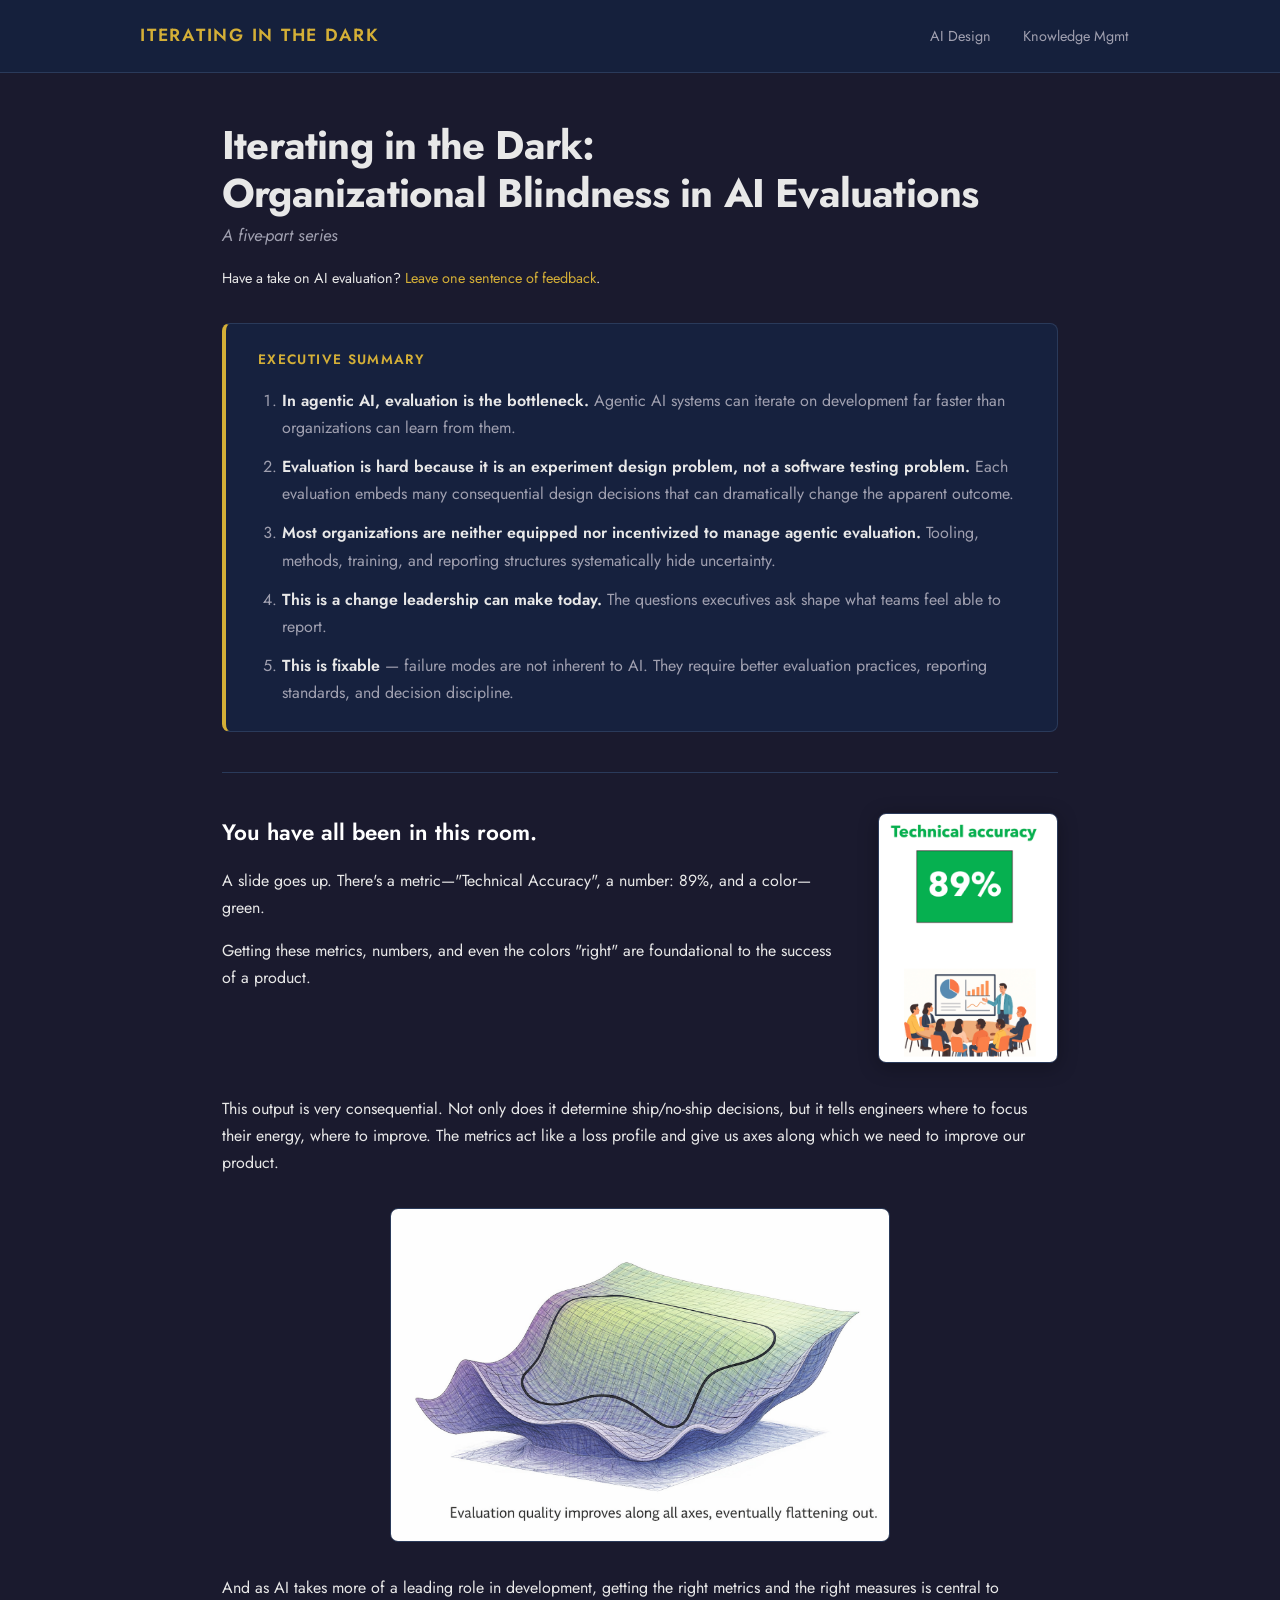
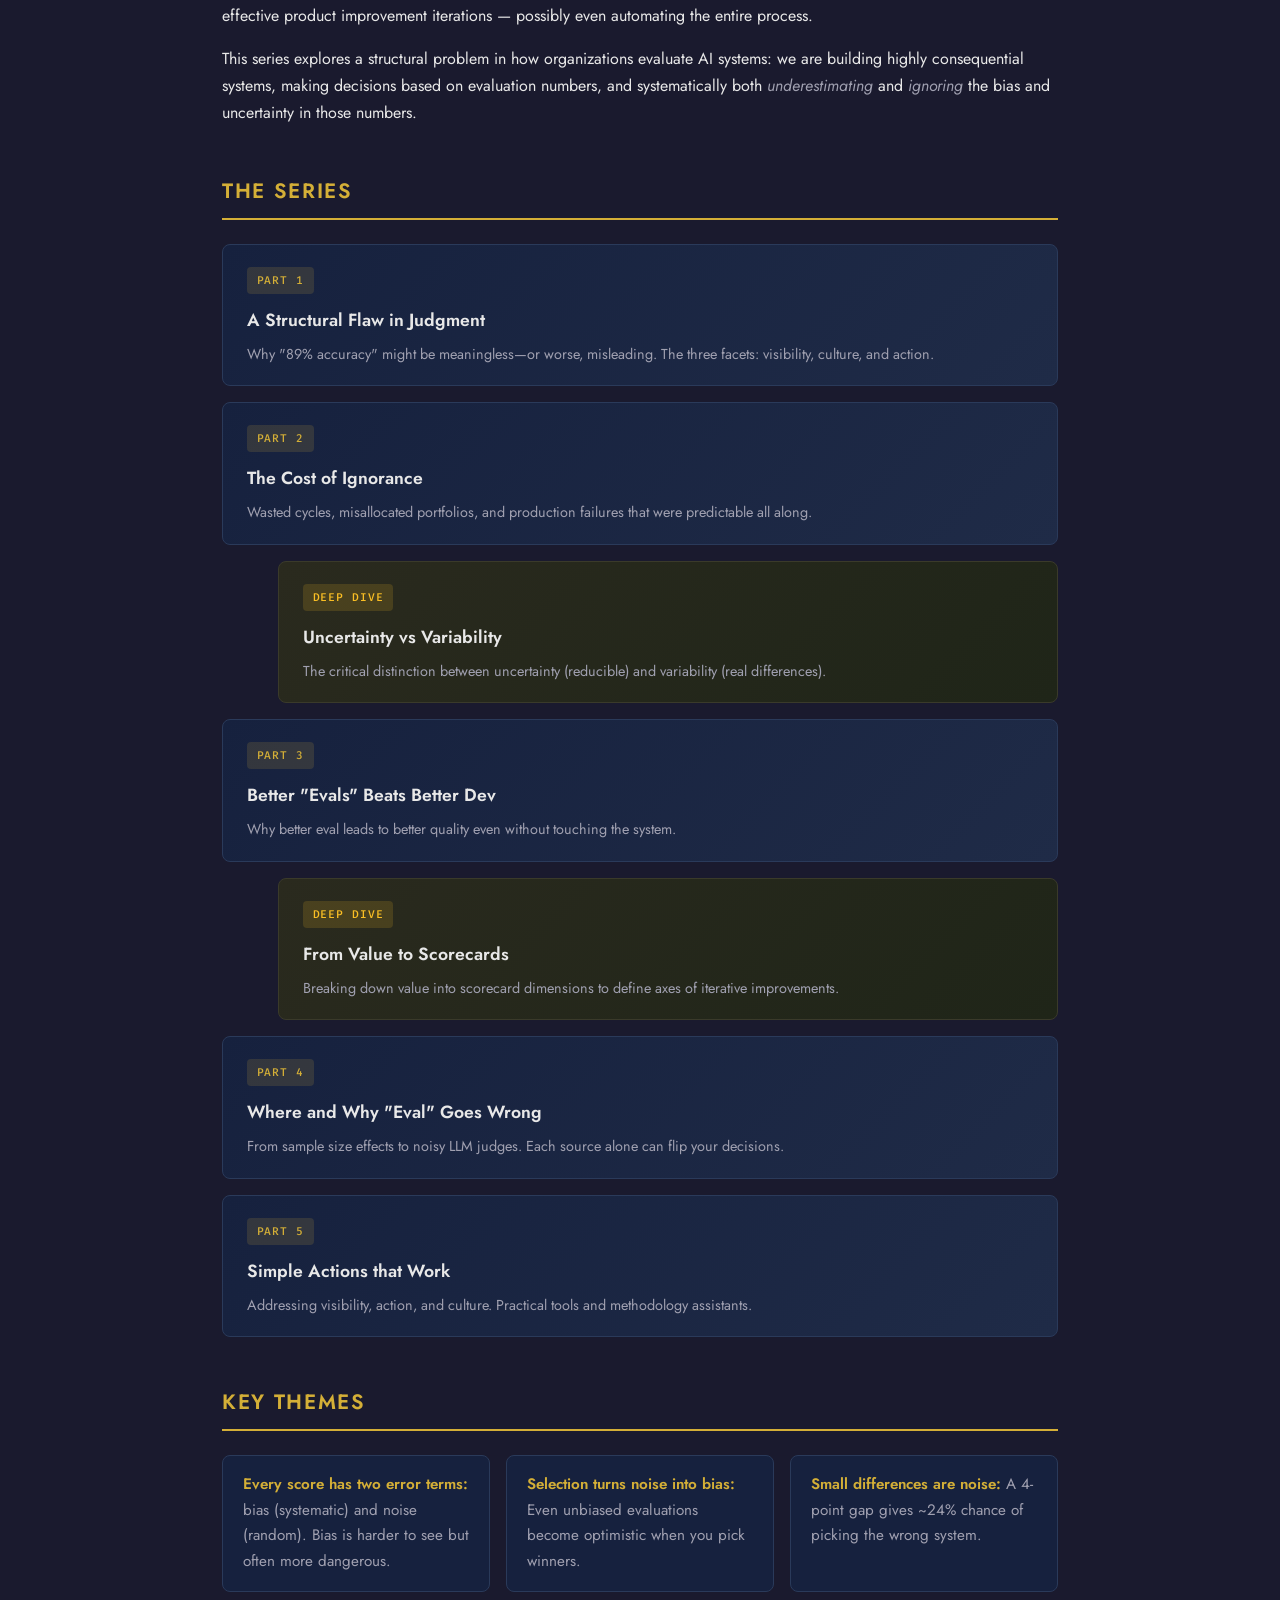
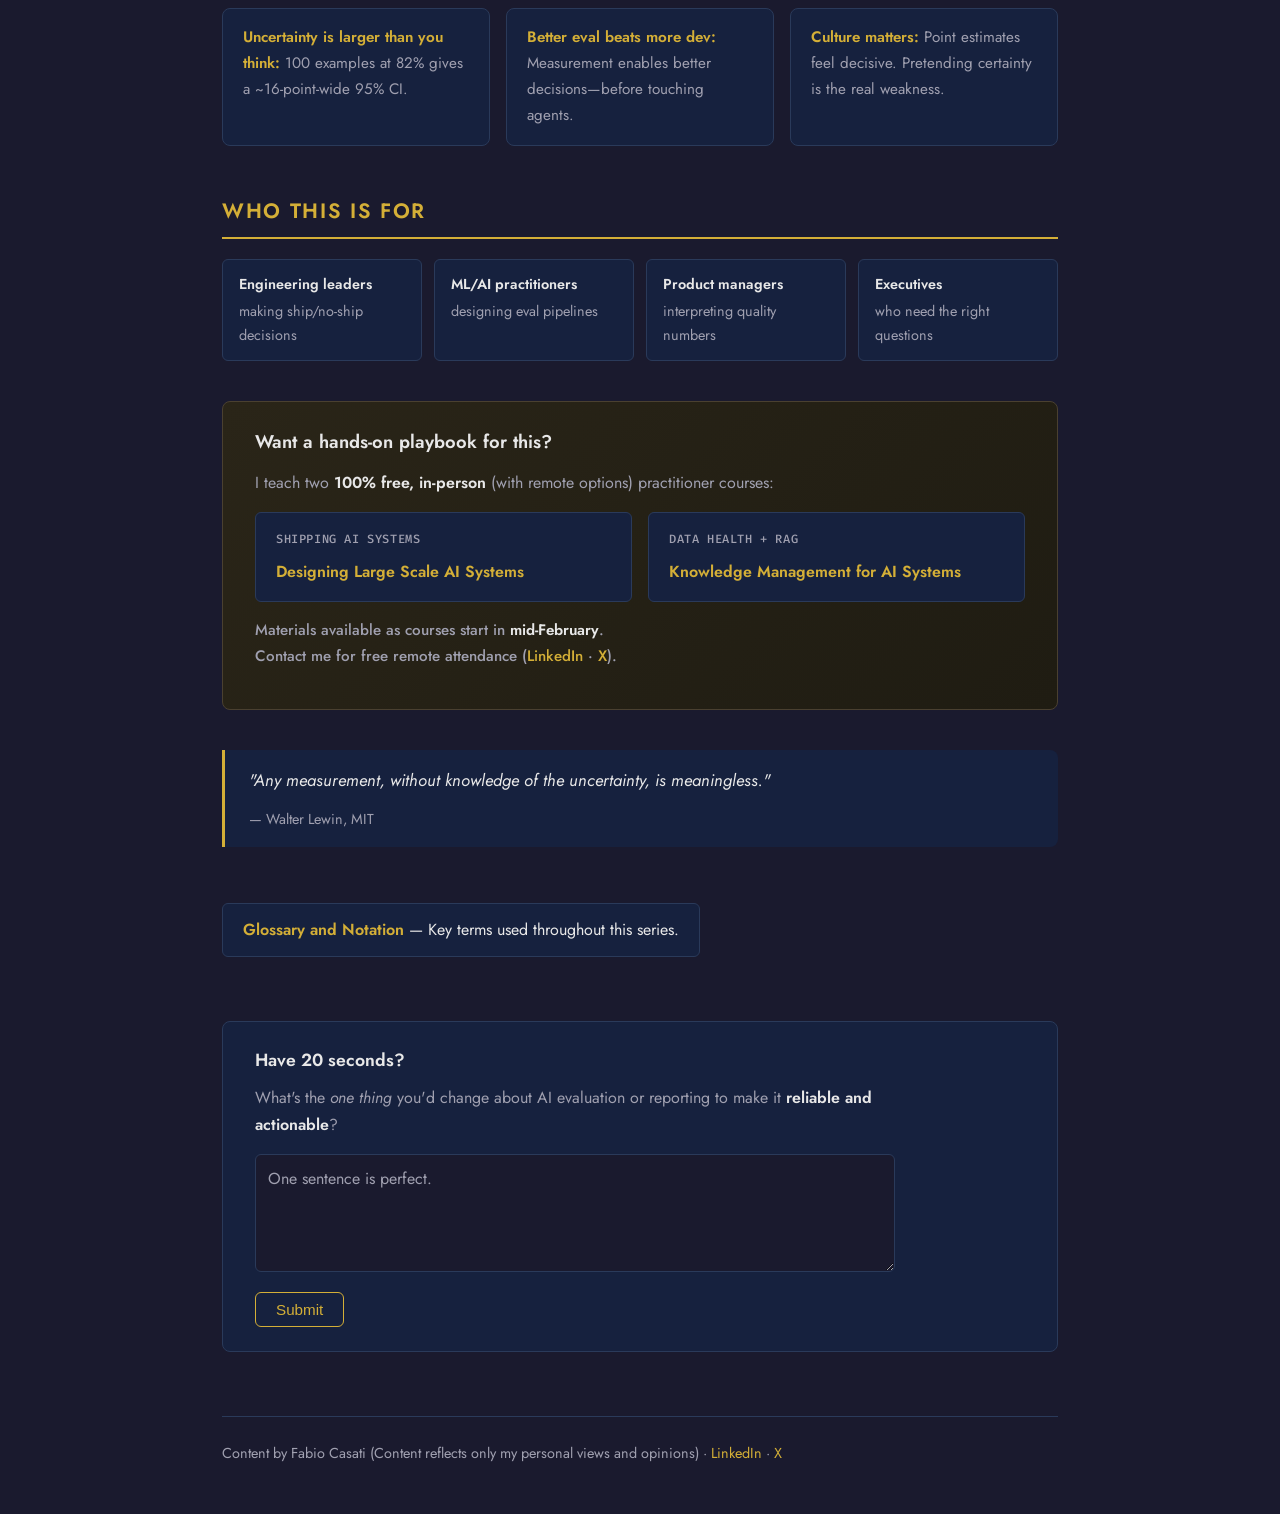
<file: labs/05_eval/optimizing-in-the-dark/index.html>
<!DOCTYPE html>
<!--
  Content by Fabio Casati
  https://www.linkedin.com/in/sphoebs/
  https://x.com/sphoebs
-->
<html lang="en">
<head>
    <meta charset="UTF-8">
    <meta name="viewport" content="width=device-width, initial-scale=1.0">
    <title>Iterating in the Dark: Organizational Blindness in AI Evaluations</title>
    <link rel="preconnect" href="https://fonts.googleapis.com">
    <link rel="preconnect" href="https://fonts.gstatic.com" crossorigin>
    <link href="https://fonts.googleapis.com/css2?family=Jost:wght@400;500;600;700&family=Fira+Code:wght@400;500&display=swap" rel="stylesheet">
    <style>
        :root {
            --bg: #1a1a2e;
            --surface: #16213e;
            --surface-light: #1f2b47;
            --primary: #d4af37;
            --primary-dim: #b8962f;
            --text: #e8e8e8;
            --text-muted: #a0a0b0;
            --border: #2a3a5a;
            --success: #4ade80;
            --warning: #fbbf24;
        }

        * {
            box-sizing: border-box;
            margin: 0;
            padding: 0;
        }

        body {
            font-family: 'Jost', -apple-system, BlinkMacSystemFont, sans-serif;
            font-size: 16px;
            line-height: 1.7;
            color: var(--text);
            background-color: var(--bg);
        }

        /* Header */
        header {
            background: rgba(22, 33, 62, 0.95);
            backdrop-filter: blur(10px);
            border-bottom: 1px solid var(--border);
            padding: 1rem 2rem;
            position: sticky;
            top: 0;
            z-index: 100;
        }

        header .container {
            max-width: 1000px;
            margin: 0 auto;
            display: flex;
            justify-content: space-between;
            align-items: center;
            flex-wrap: wrap;
            gap: 1rem;
        }

        .site-title {
            font-size: 1.1rem;
            font-weight: 600;
            color: var(--primary);
            text-transform: uppercase;
            letter-spacing: 0.1em;
        }

        .site-title a {
            color: inherit;
            text-decoration: none;
        }

        nav {
            display: flex;
            gap: 0.5rem;
        }

        nav a {
            color: var(--text-muted);
            text-decoration: none;
            padding: 0.5rem 0.75rem;
            border-radius: 4px;
            font-size: 0.9rem;
            transition: color 0.2s, background-color 0.2s;
        }

        nav a:hover {
            color: var(--primary);
            background: rgba(212, 175, 55, 0.1);
        }

        /* Main Content */
        main {
            max-width: 900px;
            margin: 0 auto;
            padding: 3rem 2rem;
        }

        h1 {
            font-size: 2.5rem;
            font-weight: 700;
            color: var(--text);
            margin-bottom: 0.25rem;
            line-height: 1.2;
            letter-spacing: -0.02em;
        }

        .subtitle {
            color: var(--text-muted);
            font-size: 1.05rem;
            font-style: italic;
            margin-bottom: 1rem;
        }

        .feedback-teaser {
            font-size: 0.9rem;
            color: var(--text);
            margin-bottom: 2rem;
        }

        h2 {
            font-size: 1.3rem;
            font-weight: 600;
            text-transform: uppercase;
            letter-spacing: 0.08em;
            margin-top: 3rem;
            margin-bottom: 1.25rem;
            color: var(--primary);
            padding-bottom: 0.5rem;
            border-bottom: 2px solid var(--primary);
        }

        h3 {
            font-size: 1.15rem;
            font-weight: 600;
            margin-top: 1.5rem;
            margin-bottom: 0.5rem;
            color: var(--text);
        }

        p {
            margin-bottom: 1rem;
            color: var(--text);
        }

        a {
            color: var(--primary);
            text-decoration: none;
            transition: color 0.2s;
        }

        a:hover {
            color: var(--text);
        }

        strong {
            font-weight: 600;
            color: var(--text);
        }

        em {
            color: var(--text-muted);
        }

        ul, ol {
            margin-bottom: 1rem;
            padding-left: 1.5rem;
        }

        li {
            margin-bottom: 0.5rem;
        }

        hr {
            border: none;
            border-top: 1px solid var(--border);
            margin: 2.5rem 0;
        }

        img {
            max-width: 100%;
            height: auto;
            border-radius: 8px;
            border: 1px solid var(--border);
        }

        /* Executive Summary Box */
        .summary-box {
            background: var(--surface);
            border: 1px solid var(--border);
            border-left: 4px solid var(--primary);
            border-radius: 8px;
            padding: 1.5rem 2rem;
            margin: 2rem 0;
        }

        .summary-box h3 {
            margin-top: 0;
            font-size: 0.85rem;
            text-transform: uppercase;
            letter-spacing: 0.1em;
            color: var(--primary);
            margin-bottom: 1rem;
        }

        .summary-box ol {
            margin-bottom: 0;
        }

        .summary-box li {
            margin-bottom: 0.75rem;
            color: var(--text-muted);
        }

        .summary-box li strong {
            color: var(--text);
        }

        .summary-box li:last-child {
            margin-bottom: 0;
        }

        /* Intro Section */
        .intro-section {
            display: grid;
            grid-template-columns: 1fr 180px;
            gap: 2rem;
            align-items: start;
            margin: 2rem 0;
        }

        .intro-section img {
            width: 100%;
            box-shadow: 0 4px 20px rgba(0,0,0,0.3);
        }

        @media (max-width: 640px) {
            .intro-section {
                grid-template-columns: 1fr;
            }
            .intro-section img {
                max-width: 180px;
                margin: 0 auto;
            }
        }

        .lead-text {
            font-size: 1.4rem;
            font-weight: 600;
            color: #ffffff;
        }

        /* Series Cards */
        .series-grid {
            display: flex;
            flex-direction: column;
            gap: 1rem;
            margin: 1.5rem 0;
        }

        .series-card {
            background: linear-gradient(135deg, var(--surface) 0%, var(--surface-light) 100%);
            border: 1px solid var(--border);
            border-radius: 8px;
            padding: 1.25rem 1.5rem;
            transition: transform 0.3s, box-shadow 0.3s, border-color 0.3s;
            position: relative;
            overflow: hidden;
        }

        .series-card::before {
            content: '';
            position: absolute;
            top: 0;
            left: 0;
            right: 0;
            height: 3px;
            background: linear-gradient(90deg, var(--primary), var(--primary-dim));
            opacity: 0;
            transition: opacity 0.3s;
        }

        .series-card:hover {
            transform: translateY(-2px);
            border-color: var(--primary);
            box-shadow: 0 8px 24px rgba(0,0,0,0.3);
        }

        .series-card:hover::before {
            opacity: 1;
        }

        .series-card .part-label {
            display: inline-block;
            font-family: 'Fira Code', monospace;
            background: rgba(212, 175, 55, 0.15);
            color: var(--primary);
            font-size: 0.7rem;
            font-weight: 500;
            text-transform: uppercase;
            letter-spacing: 0.08em;
            padding: 0.25rem 0.6rem;
            border-radius: 4px;
            margin-bottom: 0.75rem;
        }

        .series-card h3 {
            margin: 0 0 0.5rem 0;
            font-size: 1.1rem;
        }

        .series-card h3 a {
            color: var(--text);
        }

        .series-card h3 a:hover {
            color: var(--primary);
        }

        .series-card p {
            margin: 0;
            color: var(--text-muted);
            font-size: 0.9rem;
            line-height: 1.5;
        }

        /* Deep Dive Cards */
        .series-card.deep-dive {
            background: linear-gradient(135deg, #2a2a1e 0%, #1f2518 100%);
            border-color: #3a3a2a;
            margin-left: 3.5rem;
        }

        .series-card.deep-dive .part-label {
            background: rgba(251, 191, 36, 0.15);
            color: var(--warning);
        }

        .series-card.deep-dive::before {
            background: linear-gradient(90deg, var(--warning), #d4a020);
        }

        /* Key Themes */
        .themes-grid {
            display: grid;
            grid-template-columns: repeat(auto-fit, minmax(260px, 1fr));
            gap: 1rem;
            margin: 1.5rem 0;
        }

        .theme-card {
            background: var(--surface);
            border: 1px solid var(--border);
            border-radius: 8px;
            padding: 1rem 1.25rem;
        }

        .theme-card p {
            margin: 0;
            font-size: 0.95rem;
            color: var(--text-muted);
        }

        .theme-card strong {
            color: var(--primary);
        }

        /* Audience */
        .audience-grid {
            display: grid;
            grid-template-columns: repeat(auto-fit, minmax(180px, 1fr));
            gap: 0.75rem;
            list-style: none;
            padding: 0;
            margin: 1rem 0;
        }

        .audience-grid li {
            background: var(--surface);
            border: 1px solid var(--border);
            border-radius: 6px;
            padding: 0.75rem 1rem;
            font-size: 0.9rem;
            margin: 0;
            color: var(--text-muted);
        }

        .audience-grid li strong {
            color: var(--text);
            display: block;
            margin-bottom: 0.15rem;
        }

        /* Course CTA */
        .course-cta {
            background: linear-gradient(135deg, #2a2518 0%, #1f1c12 100%);
            border: 1px solid #4a4030;
            border-radius: 8px;
            padding: 1.5rem 2rem;
            margin: 2.5rem 0;
        }

        .course-cta h3 {
            margin: 0 0 0.75rem 0;
            color: var(--text);
            font-size: 1.15rem;
        }

        .course-cta > p {
            margin-bottom: 1rem;
            color: var(--text-muted);
        }

        .cta-grid {
            display: grid;
            grid-template-columns: repeat(auto-fit, minmax(260px, 1fr));
            gap: 1rem;
            margin: 1rem 0;
        }

        .cta-card {
            background: var(--surface);
            border: 1px solid var(--border);
            border-radius: 6px;
            padding: 1rem 1.25rem;
        }

        .cta-card h4 {
            font-family: 'Fira Code', monospace;
            font-size: 0.75rem;
            font-weight: 500;
            color: var(--text-muted);
            margin: 0 0 0.5rem 0;
            text-transform: uppercase;
            letter-spacing: 0.05em;
        }

        .cta-card a {
            font-weight: 600;
            font-size: 1rem;
        }

        .cta-footnote {
            font-size: 0.95rem;
            color: #ffffff;
            font-weight: 500;
            margin-top: 1rem;
            margin-bottom: 0;
        }

        /* Quote */
        .quote-block {
            border-left: 3px solid var(--primary);
            padding: 1rem 1.5rem;
            margin: 2.5rem 0;
            background: var(--surface);
            border-radius: 0 8px 8px 0;
        }

        .quote-block p {
            margin: 0;
            font-style: italic;
            color: var(--text);
            font-size: 1.05rem;
        }

        .quote-block .attribution {
            margin-top: 0.75rem;
            font-style: normal;
            color: var(--text-muted);
            font-size: 0.9rem;
        }

        /* Footer */
        footer {
            margin-top: 4rem;
            padding-top: 1.5rem;
            border-top: 1px solid var(--border);
            font-size: 0.9rem;
            color: var(--text-muted);
        }

        /* Glossary link */
        .glossary-link {
            display: inline-block;
            background: var(--surface);
            border: 1px solid var(--border);
            border-radius: 6px;
            padding: 0.75rem 1.25rem;
            margin: 1rem 0;
            transition: border-color 0.2s;
        }

        .glossary-link:hover {
            border-color: var(--primary);
        }

        /* Centered image */
        .img-center {
            display: block;
            margin: 2rem auto;
            max-width: 500px;
        }

        /* Quick Feedback */
        .quick-feedback {
            margin-top: 3rem;
            padding: 1.5rem 2rem;
            background: var(--surface);
            border: 1px solid var(--border);
            border-radius: 8px;
        }
        .quick-feedback h3 {
            margin: 0 0 0.5rem;
            font-size: 1.1rem;
            color: var(--text);
        }
        .quick-feedback p {
            margin: 0 0 1rem;
            color: var(--text-muted);
            max-width: 640px;
        }
        .quick-feedback textarea {
            width: 100%;
            max-width: 640px;
            font-family: inherit;
            font-size: 1rem;
            padding: 0.75rem;
            border-radius: 6px;
            border: 1px solid var(--border);
            background: var(--bg);
            color: var(--text);
            resize: vertical;
        }
        .quick-feedback textarea::placeholder {
            color: var(--text-muted);
        }
        .quick-feedback textarea:focus {
            outline: none;
            border-color: var(--primary);
        }
        .quick-feedback button {
            margin-top: 0.75rem;
            padding: 0.5rem 1.25rem;
            font-size: 0.95rem;
            font-weight: 500;
            border-radius: 6px;
            border: 1px solid var(--primary);
            background: transparent;
            color: var(--primary);
            cursor: pointer;
            transition: background 0.2s, color 0.2s;
        }
        .quick-feedback button:hover {
            background: var(--primary);
            color: var(--bg);
        }
    </style>
</head>
<body>

<header>
    <div class="container">
        <div class="site-title"><a href="./index-alt.html">Iterating in the Dark</a></div>
        <nav>
            <a href="https://reliableai.github.io/ai-design-2026/">AI Design</a>
            <a href="https://reliableai.github.io/knowledge_management_2026/">Knowledge Mgmt</a>
        </nav>
    </div>
</header>

<main>
    <h1>Iterating in the Dark:<br>Organizational Blindness in AI Evaluations</h1>
    <p class="subtitle">A five-part series</p>

    <p class="feedback-teaser">
        Have a take on AI evaluation? <a href="#feedback">Leave one sentence of feedback</a>.
    </p>

    <div class="summary-box">
        <h3>Executive Summary</h3>
        <ol>
            <li><strong>In agentic AI, evaluation is the bottleneck.</strong> Agentic AI systems can iterate on development far faster than organizations can learn from them.</li>
            <li><strong>Evaluation is hard because it is an experiment design problem, not a software testing problem.</strong> Each evaluation embeds many consequential design decisions that can dramatically change the apparent outcome.</li>
            <li><strong>Most organizations are neither equipped nor incentivized to manage agentic evaluation.</strong> Tooling, methods, training, and reporting structures systematically hide uncertainty.</li>
            <li><strong>This is a change leadership can make today.</strong> The questions executives ask shape what teams feel able to report.</li>
            <li><strong>This is fixable</strong> — failure modes are not inherent to AI. They require better evaluation practices, reporting standards, and decision discipline.</li>
        </ol>
    </div>

    <hr />

    <div class="intro-section">
        <div>
            <p class="lead-text">You have all been in this room.</p>
            <p>A slide goes up. There's a metric—"Technical Accuracy", a number: 89%, and a color—green.</p>
            <p>Getting these metrics, numbers, and even the colors "right" are foundational to the success of a product.</p>
        </div>
        <img src="./images/image1.png" alt="Technical Accuracy 89% meeting slide" />
    </div>

    <p>This output is very consequential. Not only does it determine ship/no-ship decisions, but it tells engineers where to focus their energy, where to improve. The metrics act like a loss profile and give us axes along which we need to improve our product.</p>

    <img src="./images/loss_flat.png" alt="Loss profile optimization landscape" class="img-center" />

    <p>And as AI takes more of a leading role in development, getting the right metrics and the right measures is central to effective product improvement iterations — possibly even automating the entire process.</p>

    <p>This series explores a structural problem in how organizations evaluate AI systems: we are building highly consequential systems, making decisions based on evaluation numbers, and systematically both <em>underestimating</em> and <em>ignoring</em> the bias and uncertainty in those numbers.</p>

    <h2>The Series</h2>

    <div class="series-grid">
        <div class="series-card">
            <span class="part-label">Part 1</span>
            <h3><a href="./part-1-structural-flaw.html">A Structural Flaw in Judgment</a></h3>
            <p>Why "89% accuracy" might be meaningless—or worse, misleading. The three facets: visibility, culture, and action.</p>
        </div>

        <div class="series-card">
            <span class="part-label">Part 2</span>
            <h3><a href="./part-2-cost-of-ignorance.html">The Cost of Ignorance</a></h3>
            <p>Wasted cycles, misallocated portfolios, and production failures that were predictable all along.</p>
        </div>

        <div class="series-card deep-dive">
            <span class="part-label">Deep Dive</span>
            <h3><a href="./part-2b-uncertainty-vs-variability.html">Uncertainty vs Variability</a></h3>
            <p>The critical distinction between uncertainty (reducible) and variability (real differences).</p>
        </div>

        <div class="series-card">
            <span class="part-label">Part 3</span>
            <h3><a href="./part-3-value-of-better-measurement.html">Better "Evals" Beats Better Dev</a></h3>
            <p>Why better eval leads to better quality even without touching the system.</p>
        </div>

        <div class="series-card deep-dive">
            <span class="part-label">Deep Dive</span>
            <h3><a href="./part-3b-from-value-to-scorecard.html">From Value to Scorecards</a></h3>
            <p>Breaking down value into scorecard dimensions to define axes of iterative improvements.</p>
        </div>

        <div class="series-card">
            <span class="part-label">Part 4</span>
            <h3><a href="./part-4-sources-of-error.html">Where and Why "Eval" Goes Wrong</a></h3>
            <p>From sample size effects to noisy LLM judges. Each source alone can flip your decisions.</p>
        </div>

        <div class="series-card">
            <span class="part-label">Part 5</span>
            <h3><a href="./part-5-what-to-do.html">Simple Actions that Work</a></h3>
            <p>Addressing visibility, action, and culture. Practical tools and methodology assistants.</p>
        </div>
    </div>

    <h2>Key Themes</h2>

    <div class="themes-grid">
        <div class="theme-card">
            <p><strong>Every score has two error terms:</strong> bias (systematic) and noise (random). Bias is harder to see but often more dangerous.</p>
        </div>
        <div class="theme-card">
            <p><strong>Selection turns noise into bias:</strong> Even unbiased evaluations become optimistic when you pick winners.</p>
        </div>
        <div class="theme-card">
            <p><strong>Small differences are noise:</strong> A 4-point gap gives ~24% chance of picking the wrong system.</p>
        </div>
        <div class="theme-card">
            <p><strong>Uncertainty is larger than you think:</strong> 100 examples at 82% gives a ~16-point-wide 95% CI.</p>
        </div>
        <div class="theme-card">
            <p><strong>Better eval beats more dev:</strong> Measurement enables better decisions—before touching agents.</p>
        </div>
        <div class="theme-card">
            <p><strong>Culture matters:</strong> Point estimates feel decisive. Pretending certainty is the real weakness.</p>
        </div>
    </div>

    <h2>Who This Is For</h2>

    <ul class="audience-grid">
        <li><strong>Engineering leaders</strong> making ship/no-ship decisions</li>
        <li><strong>ML/AI practitioners</strong> designing eval pipelines</li>
        <li><strong>Product managers</strong> interpreting quality numbers</li>
        <li><strong>Executives</strong> who need the right questions</li>
    </ul>

    <section class="course-cta">
        <h3>Want a hands-on playbook for this?</h3>
        <p>I teach two <strong>100% free, in-person</strong> (with remote options) practitioner courses:</p>

        <div class="cta-grid">
            <div class="cta-card">
                <h4>Shipping AI Systems</h4>
                <a href="https://reliableai.github.io/ai-design-2026/">Designing Large Scale AI Systems</a>
            </div>
            <div class="cta-card">
                <h4>Data Health + RAG</h4>
                <a href="https://reliableai.github.io/knowledge_management_2026/">Knowledge Management for AI Systems</a>
            </div>
        </div>

        <p class="cta-footnote">
            Materials available as courses start in <strong>mid-February</strong>.<br />
            Contact me for free remote attendance (<a href="https://www.linkedin.com/in/sphoebs/">LinkedIn</a> · <a href="https://x.com/sphoebs">X</a>).
        </p>
    </section>

    <div class="quote-block">
        <p>"Any measurement, without knowledge of the uncertainty, is meaningless."</p>
        <p class="attribution">— Walter Lewin, MIT</p>
    </div>

    <div class="glossary-link">
        <strong><a href="./glossary.html">Glossary and Notation</a></strong> — Key terms used throughout this series.
    </div>

    <section id="feedback" class="quick-feedback">
        <h3>Have 20 seconds?</h3>
        <p>
            What's the <em>one thing</em> you'd change about AI evaluation or reporting
            to make it <strong>reliable and actionable</strong>?
        </p>
        <form action="https://formsubmit.co/adaa0c88245095dc975bd57f5b3d0f43" method="POST">
            <input type="hidden" name="_subject" value="AI Eval Feedback">
            <input type="hidden" name="_captcha" value="false">
            <textarea
                name="feedback"
                rows="4"
                placeholder="One sentence is perfect."
                required></textarea>
            <br>
            <button type="submit">Submit</button>
        </form>
    </section>

    <footer>
        Content by Fabio Casati (Content reflects only my personal views and opinions) · <a href="https://www.linkedin.com/in/sphoebs/">LinkedIn</a> · <a href="https://x.com/sphoebs">X</a>
    </footer>
</main>

</body>
</html>
</file>
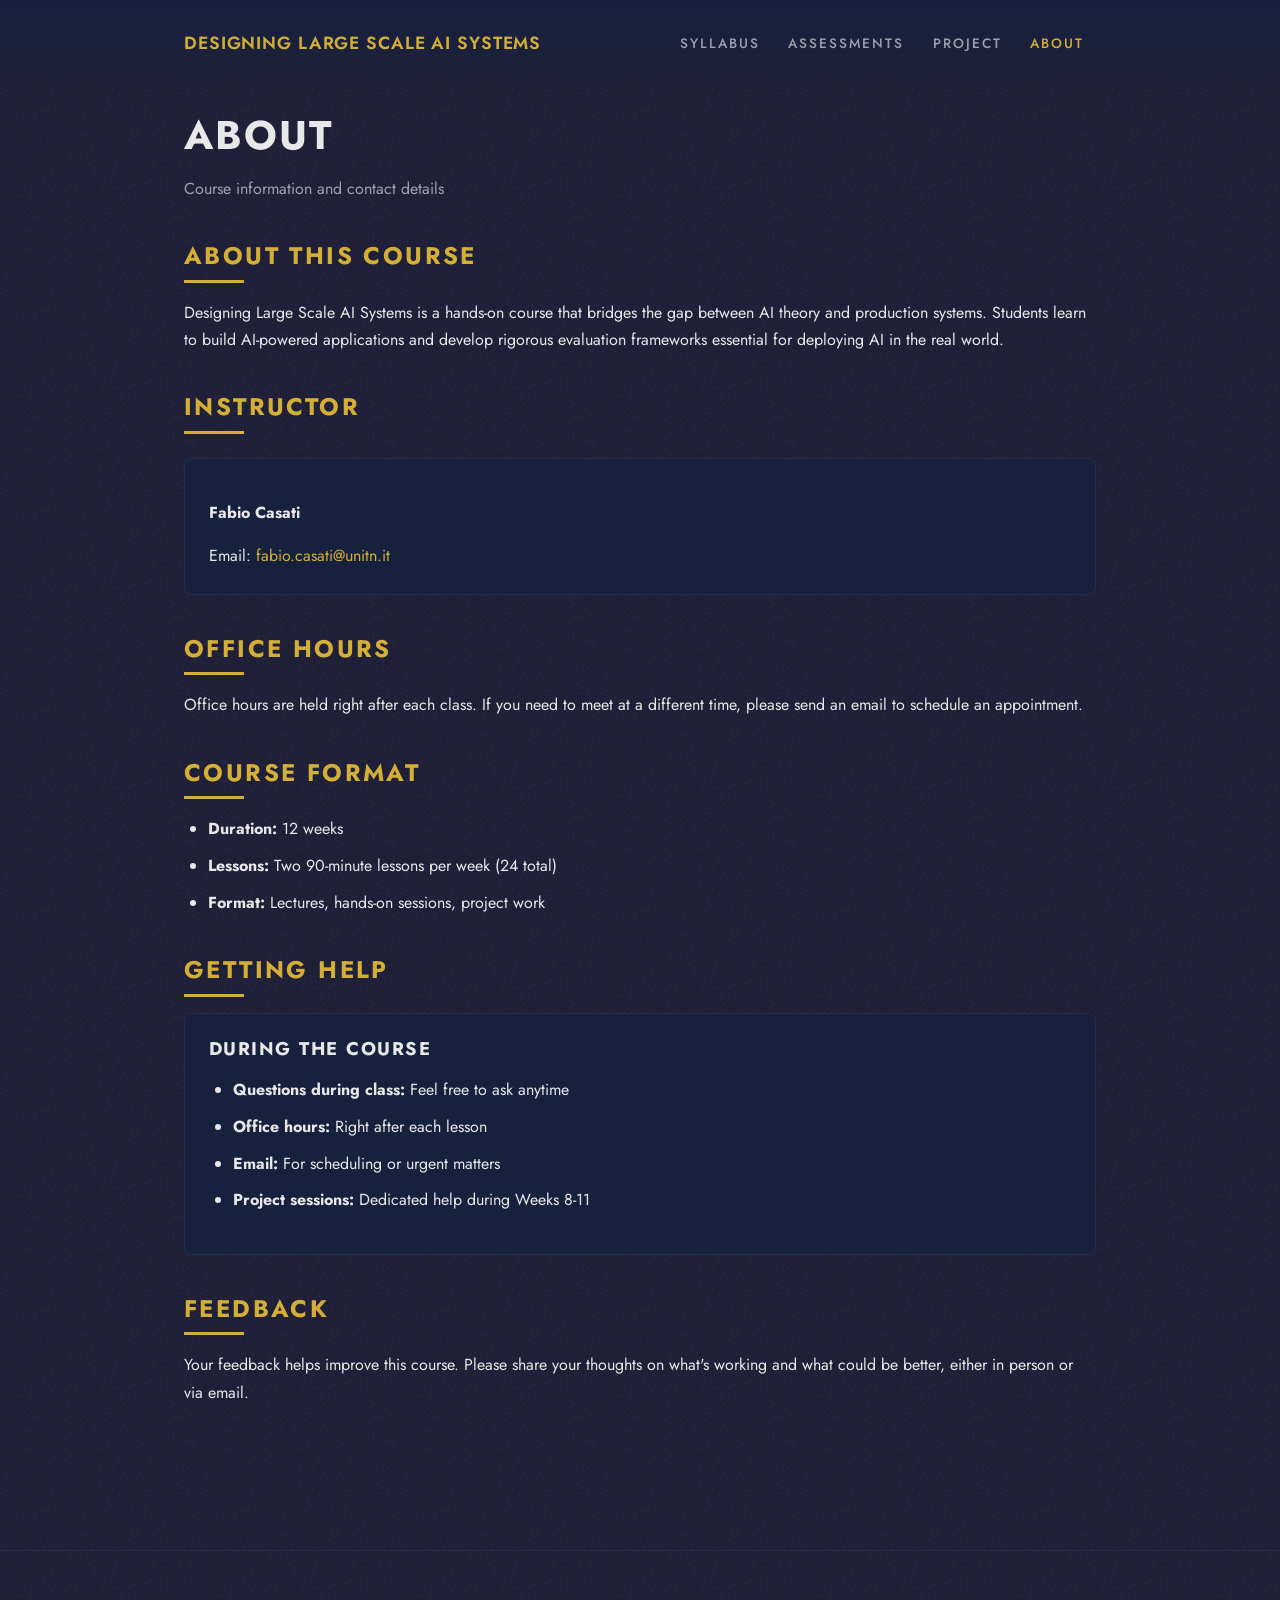
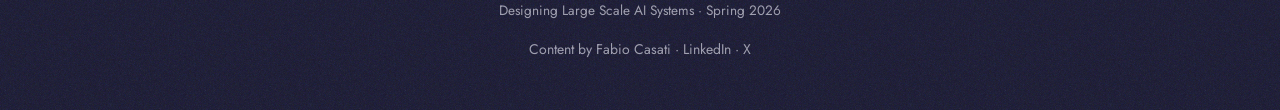
<file: about.html>
<!DOCTYPE html>
<!--
  Content by Fabio Casati
  https://www.linkedin.com/in/sphoebs/
  https://x.com/sphoebs
-->
<html lang="en">
<head>
  <meta charset="UTF-8">
  <meta name="viewport" content="width=device-width, initial-scale=1.0">
  <title>About - Designing Large Scale AI Systems</title>
  <link rel="stylesheet" href="style.css">
</head>
<body>
  <!-- Header loaded dynamically -->

  <main>
    <h1>About</h1>
    <p class="text-muted">Course information and contact details</p>

    <h2>About This Course</h2>
    <p>
      Designing Large Scale AI Systems is a hands-on course that bridges the gap between
      AI theory and production systems. Students learn to build AI-powered applications
      and develop rigorous evaluation frameworks essential for deploying AI in the real world.
    </p>

    <h2>Instructor</h2>
    <div class="contact-info">
      <p><strong>Fabio Casati</strong></p>
      <p>Email: <a href="mailto:fabio.casati@unitn.it">fabio.casati@unitn.it</a></p>
    </div>

    <h2>Office Hours</h2>
    <p>
      Office hours are held right after each class. If you need to meet at a different time,
      please send an email to schedule an appointment.
    </p>

    <h2>Course Format</h2>
    <ul>
      <li><strong>Duration:</strong> 12 weeks</li>
      <li><strong>Lessons:</strong> Two 90-minute lessons per week (24 total)</li>
      <li><strong>Format:</strong> Lectures, hands-on sessions, project work</li>
    </ul>

    <h2>Getting Help</h2>
    <div class="card">
      <h3>During the Course</h3>
      <ul>
        <li><strong>Questions during class:</strong> Feel free to ask anytime</li>
        <li><strong>Office hours:</strong> Right after each lesson</li>
        <li><strong>Email:</strong> For scheduling or urgent matters</li>
        <li><strong>Project sessions:</strong> Dedicated help during Weeks 8-11</li>
      </ul>
    </div>

    <h2>Feedback</h2>
    <p>
      Your feedback helps improve this course. Please share your thoughts on what's working
      and what could be better, either in person or via email.
    </p>
  </main>

  <footer>
    <p>Designing Large Scale AI Systems &middot; Spring 2026</p>
    <p class="text-small">Content by Fabio Casati · <a href="https://www.linkedin.com/in/sphoebs/">LinkedIn</a> · <a href="https://x.com/sphoebs">X</a></p>
  </footer>

  <script src="scripts.js"></script>
</body>
</html>
</file>
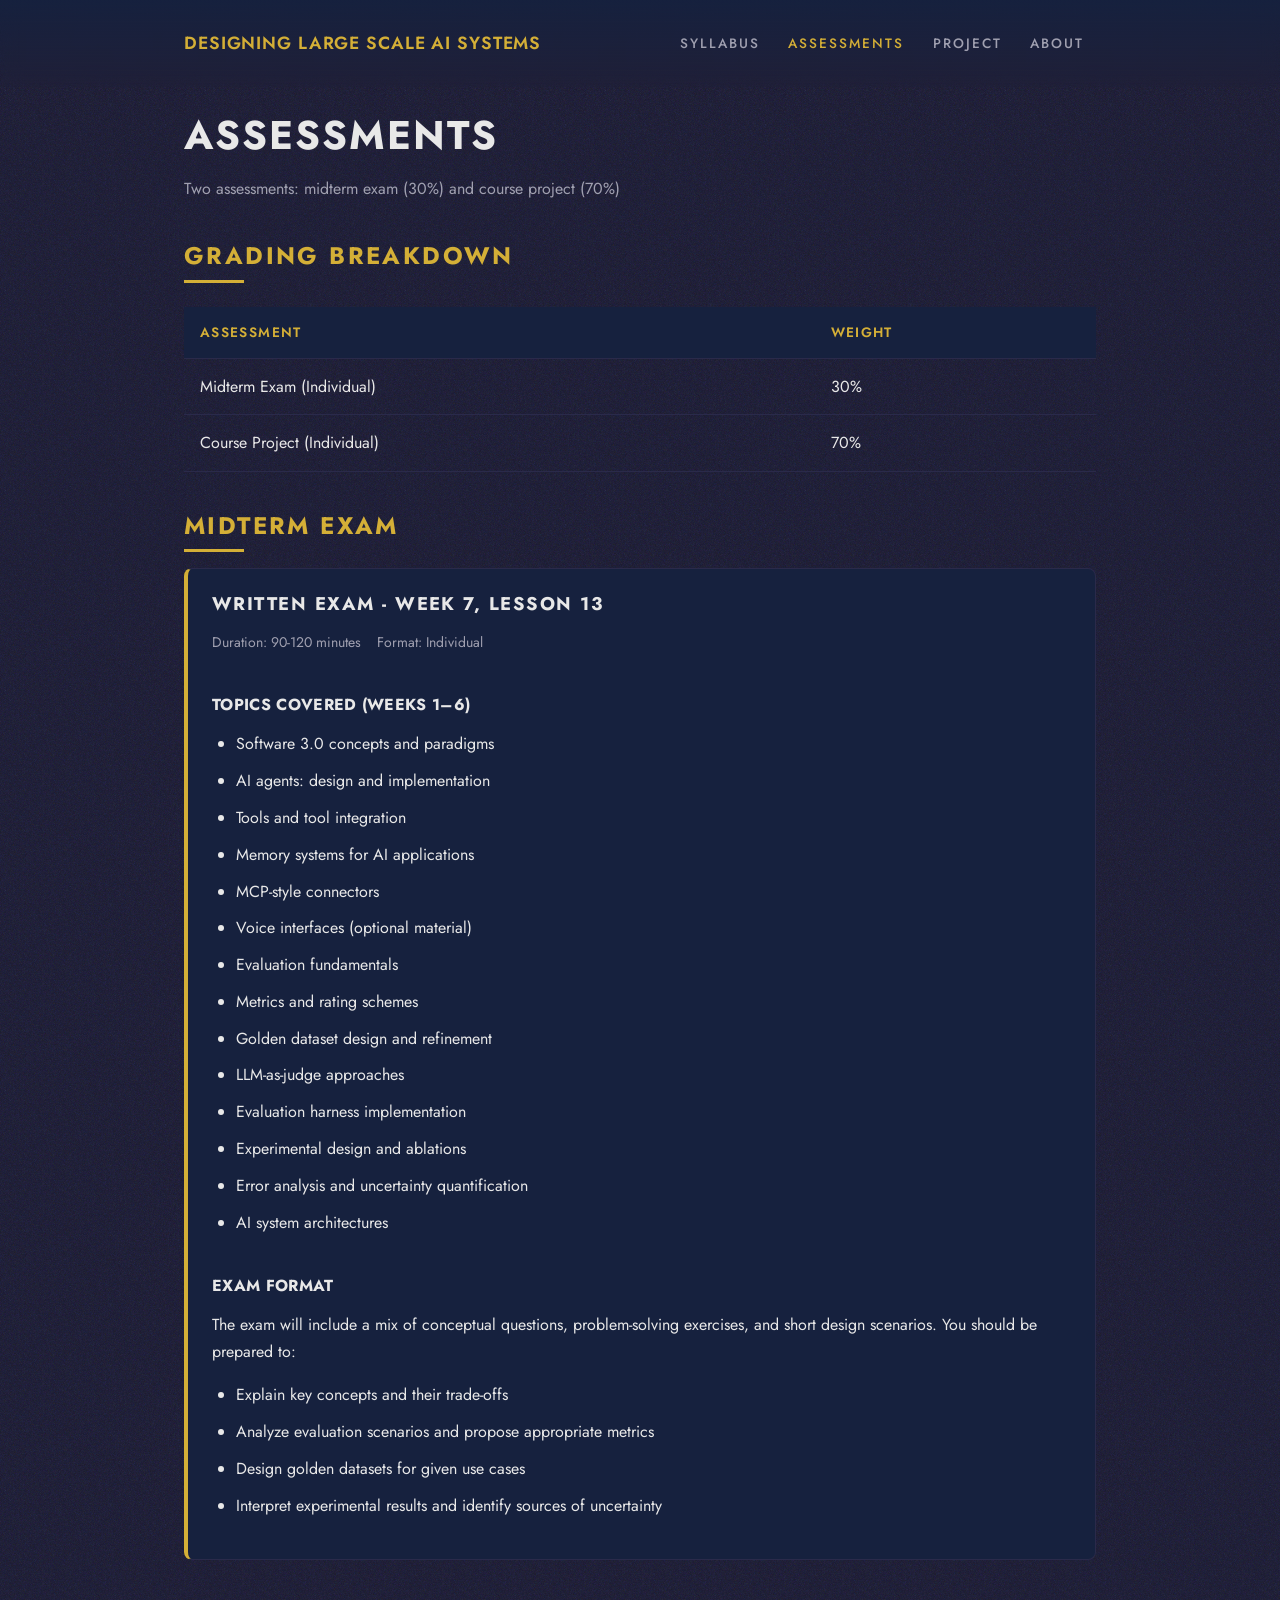
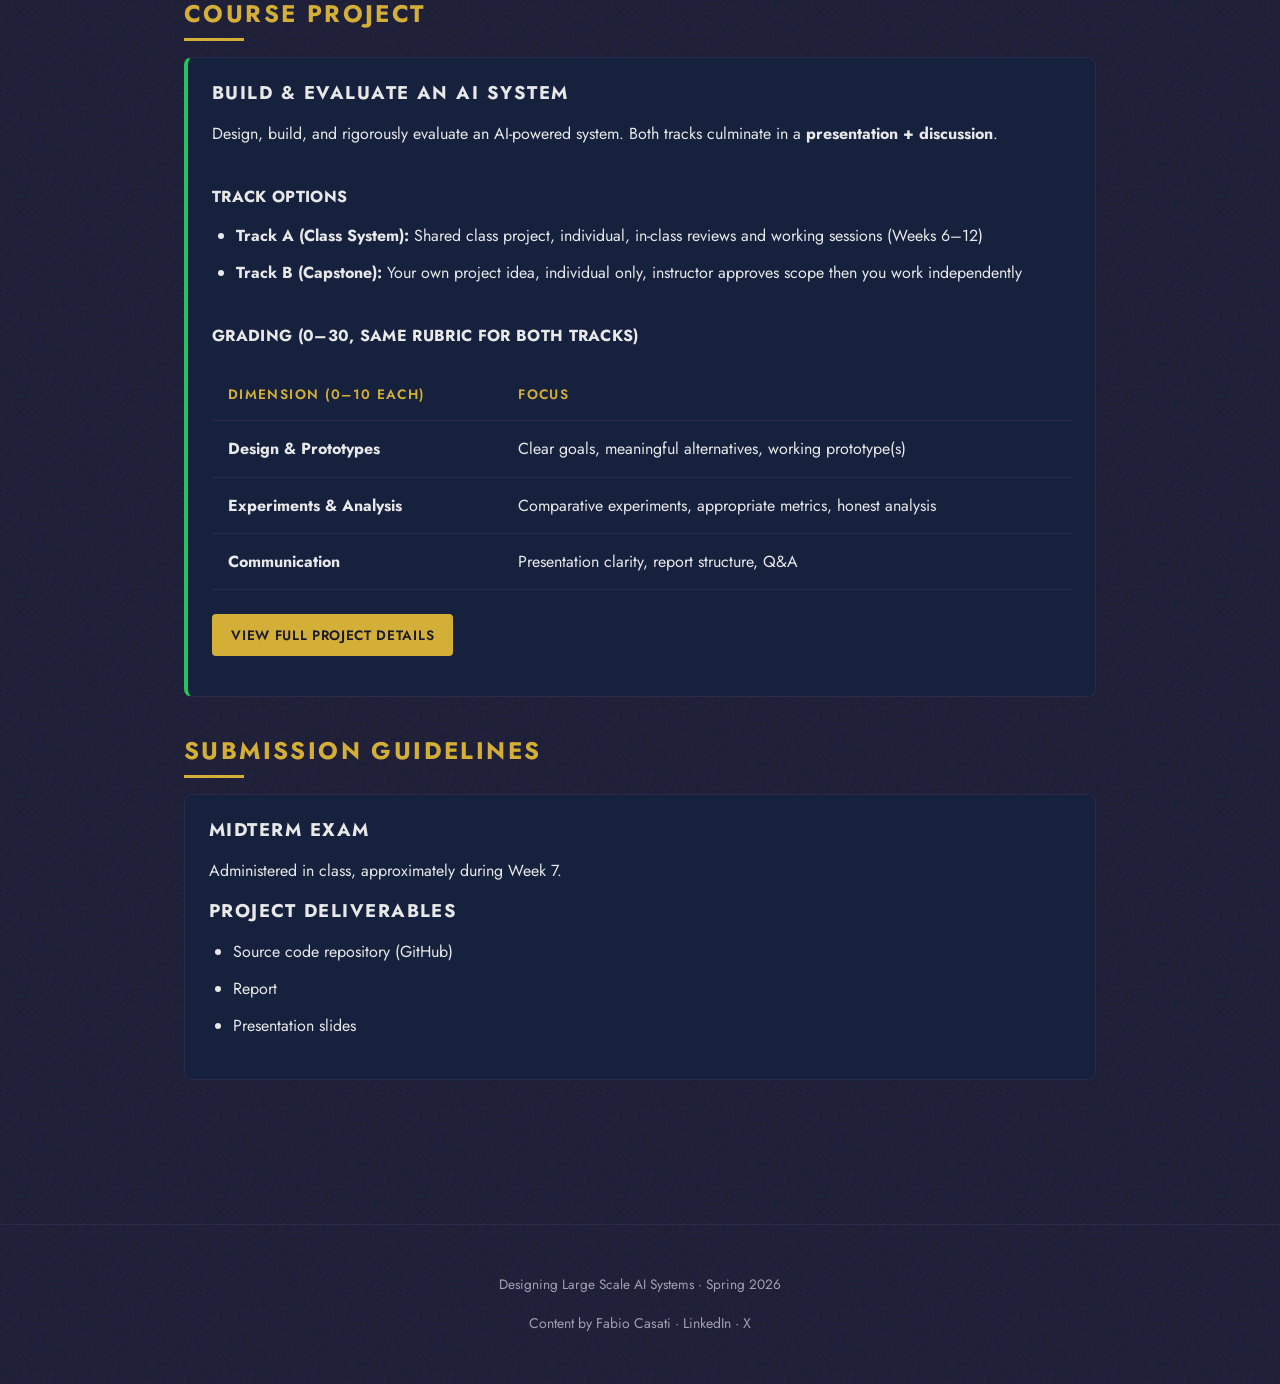
<file: assessments.html>
<!DOCTYPE html>
<!--
  Content by Fabio Casati
  https://www.linkedin.com/in/sphoebs/
  https://x.com/sphoebs
-->
<html lang="en">
<head>
  <meta charset="UTF-8">
  <meta name="viewport" content="width=device-width, initial-scale=1.0">
  <title>Assessments - Designing Large Scale AI Systems</title>
  <link rel="stylesheet" href="style.css">
</head>
<body>
  <!-- Header loaded dynamically -->

  <main>
    <h1>Assessments</h1>
    <p class="text-muted">Two assessments: midterm exam (30%) and course project (70%)</p>

    <h2>Grading Breakdown</h2>
    <table class="grading-table">
      <thead>
        <tr>
          <th>Assessment</th>
          <th>Weight</th>
        </tr>
      </thead>
      <tbody>
        <tr>
          <td>Midterm Exam (Individual)</td>
          <td>30%</td>
        </tr>
        <tr>
          <td>Course Project (Individual)</td>
          <td>70%</td>
        </tr>
      </tbody>
    </table>

    <h2>Midterm Exam</h2>
    <div class="card assessment-card">
      <h3>Written Exam - Week 7, Lesson 13</h3>
      <div class="assessment-meta mb-2">
        <span>Duration: 90-120 minutes</span>
        <span>Format: Individual</span>
      </div>

      <h4>Topics Covered (Weeks 1–6)</h4>
      <ul>
        <li>Software 3.0 concepts and paradigms</li>
        <li>AI agents: design and implementation</li>
        <li>Tools and tool integration</li>
        <li>Memory systems for AI applications</li>
        <li>MCP-style connectors</li>
        <li>Voice interfaces (optional material)</li>
        <li>Evaluation fundamentals</li>
        <li>Metrics and rating schemes</li>
        <li>Golden dataset design and refinement</li>
        <li>LLM-as-judge approaches</li>
        <li>Evaluation harness implementation</li>
        <li>Experimental design and ablations</li>
        <li>Error analysis and uncertainty quantification</li>
        <li>AI system architectures</li>
      </ul>

      <h4>Exam Format</h4>
      <p>
        The exam will include a mix of conceptual questions, problem-solving exercises,
        and short design scenarios. You should be prepared to:
      </p>
      <ul>
        <li>Explain key concepts and their trade-offs</li>
        <li>Analyze evaluation scenarios and propose appropriate metrics</li>
        <li>Design golden datasets for given use cases</li>
        <li>Interpret experimental results and identify sources of uncertainty</li>
      </ul>
    </div>

    <h2>Course Project</h2>
    <div class="card assessment-card project">
      <h3>Build & Evaluate an AI System</h3>

      <p>
        Design, build, and rigorously evaluate an AI-powered system.
        Both tracks culminate in a <strong>presentation + discussion</strong>.
      </p>

      <h4>Track Options</h4>
      <ul>
        <li><strong>Track A (Class System):</strong> Shared class project, individual, in-class reviews and working sessions (Weeks 6–12)</li>
        <li><strong>Track B (Capstone):</strong> Your own project idea, individual only, instructor approves scope then you work independently</li>
      </ul>

      <h4>Grading (0–30, same rubric for both tracks)</h4>
      <table>
        <thead>
          <tr>
            <th>Dimension (0–10 each)</th>
            <th>Focus</th>
          </tr>
        </thead>
        <tbody>
          <tr>
            <td><strong>Design & Prototypes</strong></td>
            <td>Clear goals, meaningful alternatives, working prototype(s)</td>
          </tr>
          <tr>
            <td><strong>Experiments & Analysis</strong></td>
            <td>Comparative experiments, appropriate metrics, honest analysis</td>
          </tr>
          <tr>
            <td><strong>Communication</strong></td>
            <td>Presentation clarity, report structure, Q&A</td>
          </tr>
        </tbody>
      </table>

      <p><a href="project.html" class="btn">View Full Project Details</a></p>
    </div>

    <h2>Submission Guidelines</h2>
    <div class="card">
      <h3>Midterm Exam</h3>
      <p>Administered in class, approximately during Week 7.</p>

      <h3 class="mt-3">Project Deliverables</h3>
      <ul>
        <li>Source code repository (GitHub)</li>
        <li>Report</li>
        <li>Presentation slides</li>
      </ul>
    </div>
  </main>

  <footer>
    <p>Designing Large Scale AI Systems &middot; Spring 2026</p>
    <p class="text-small">Content by Fabio Casati · <a href="https://www.linkedin.com/in/sphoebs/">LinkedIn</a> · <a href="https://x.com/sphoebs">X</a></p>
  </footer>

  <script src="scripts.js"></script>
</body>
</html>
</file>
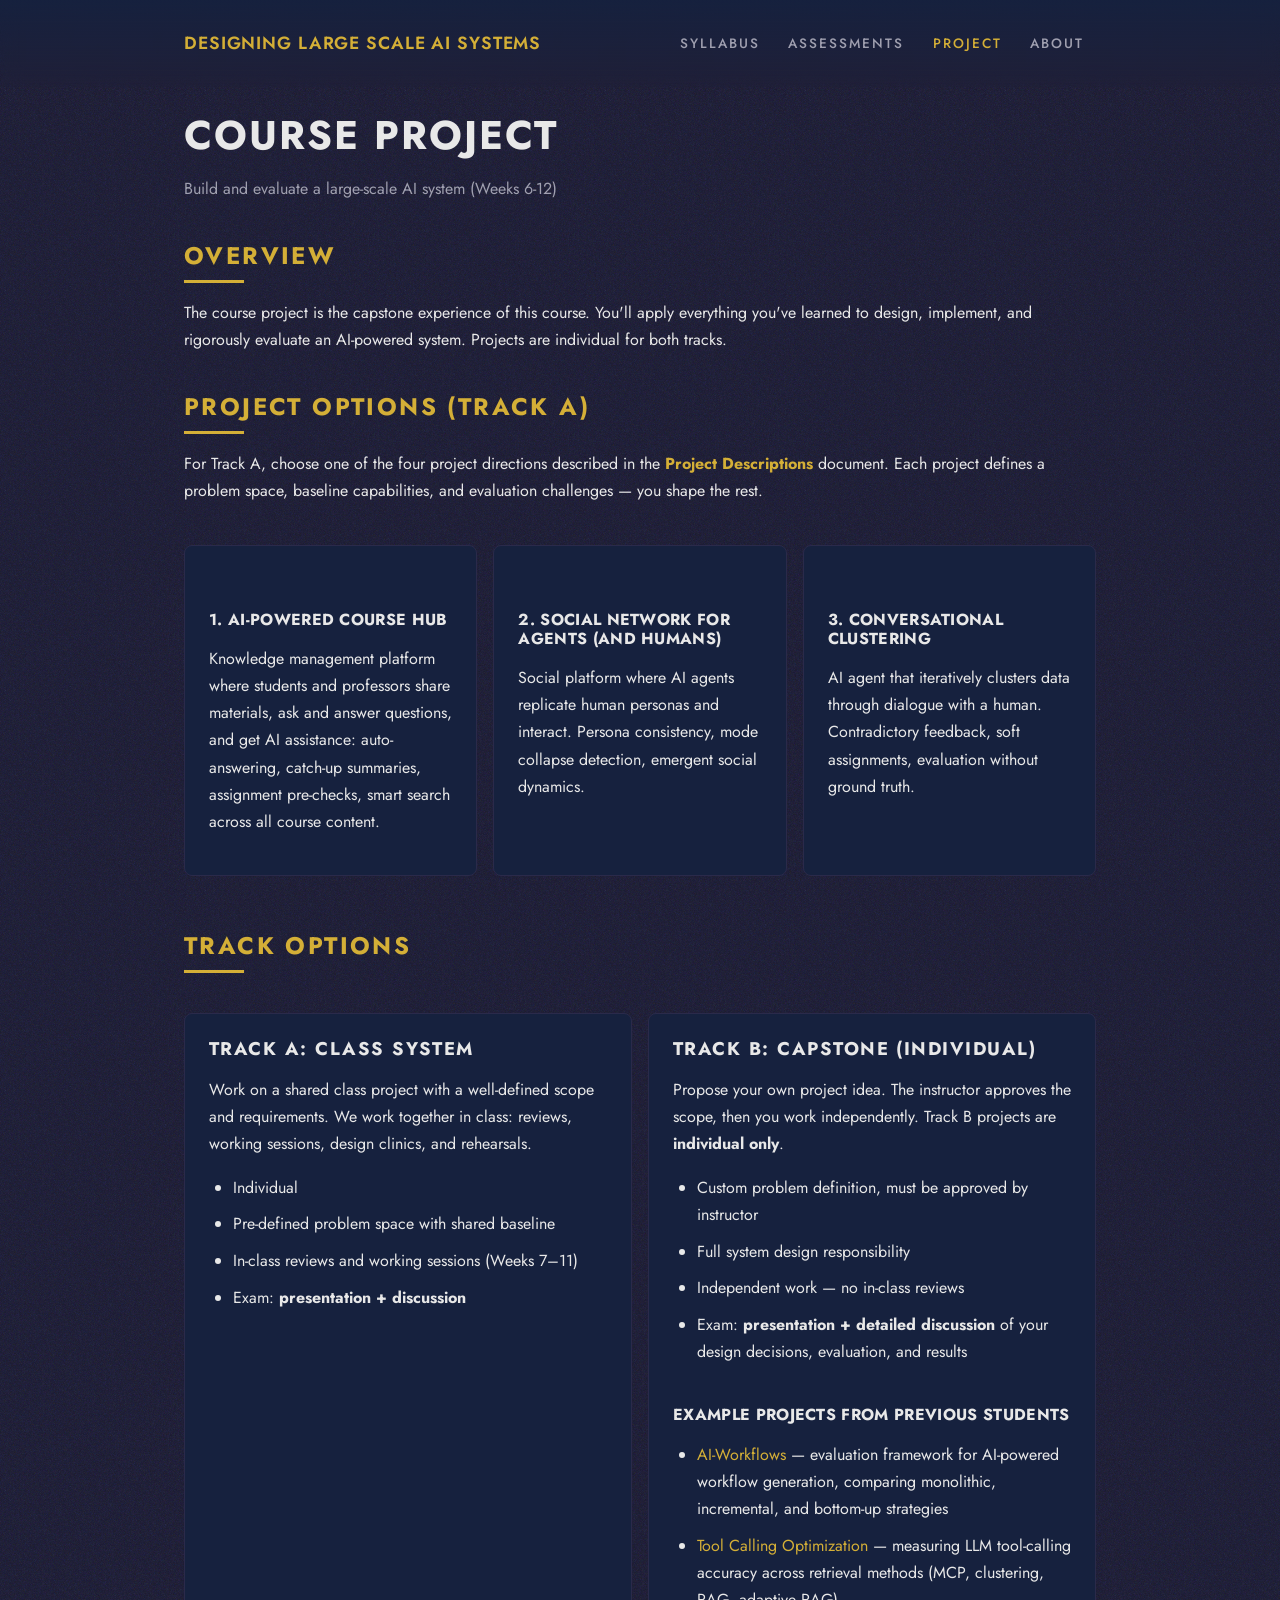
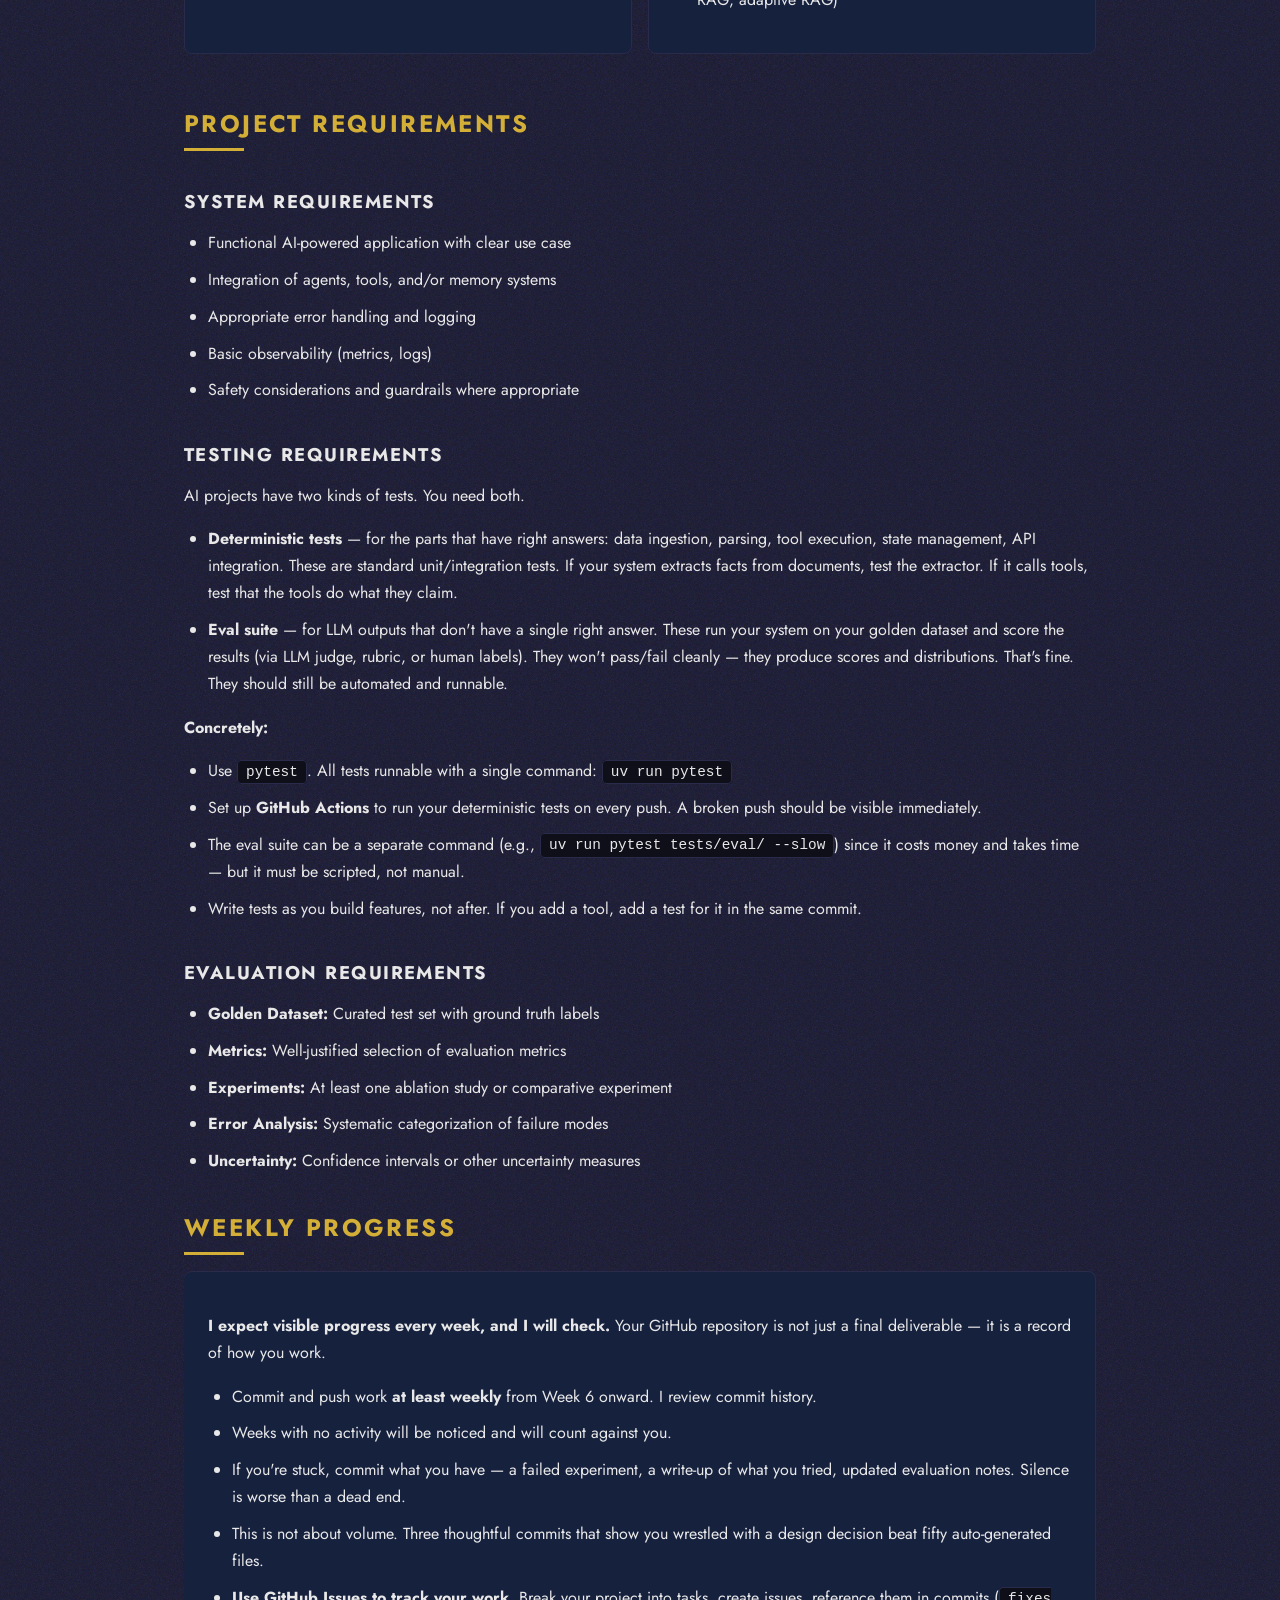
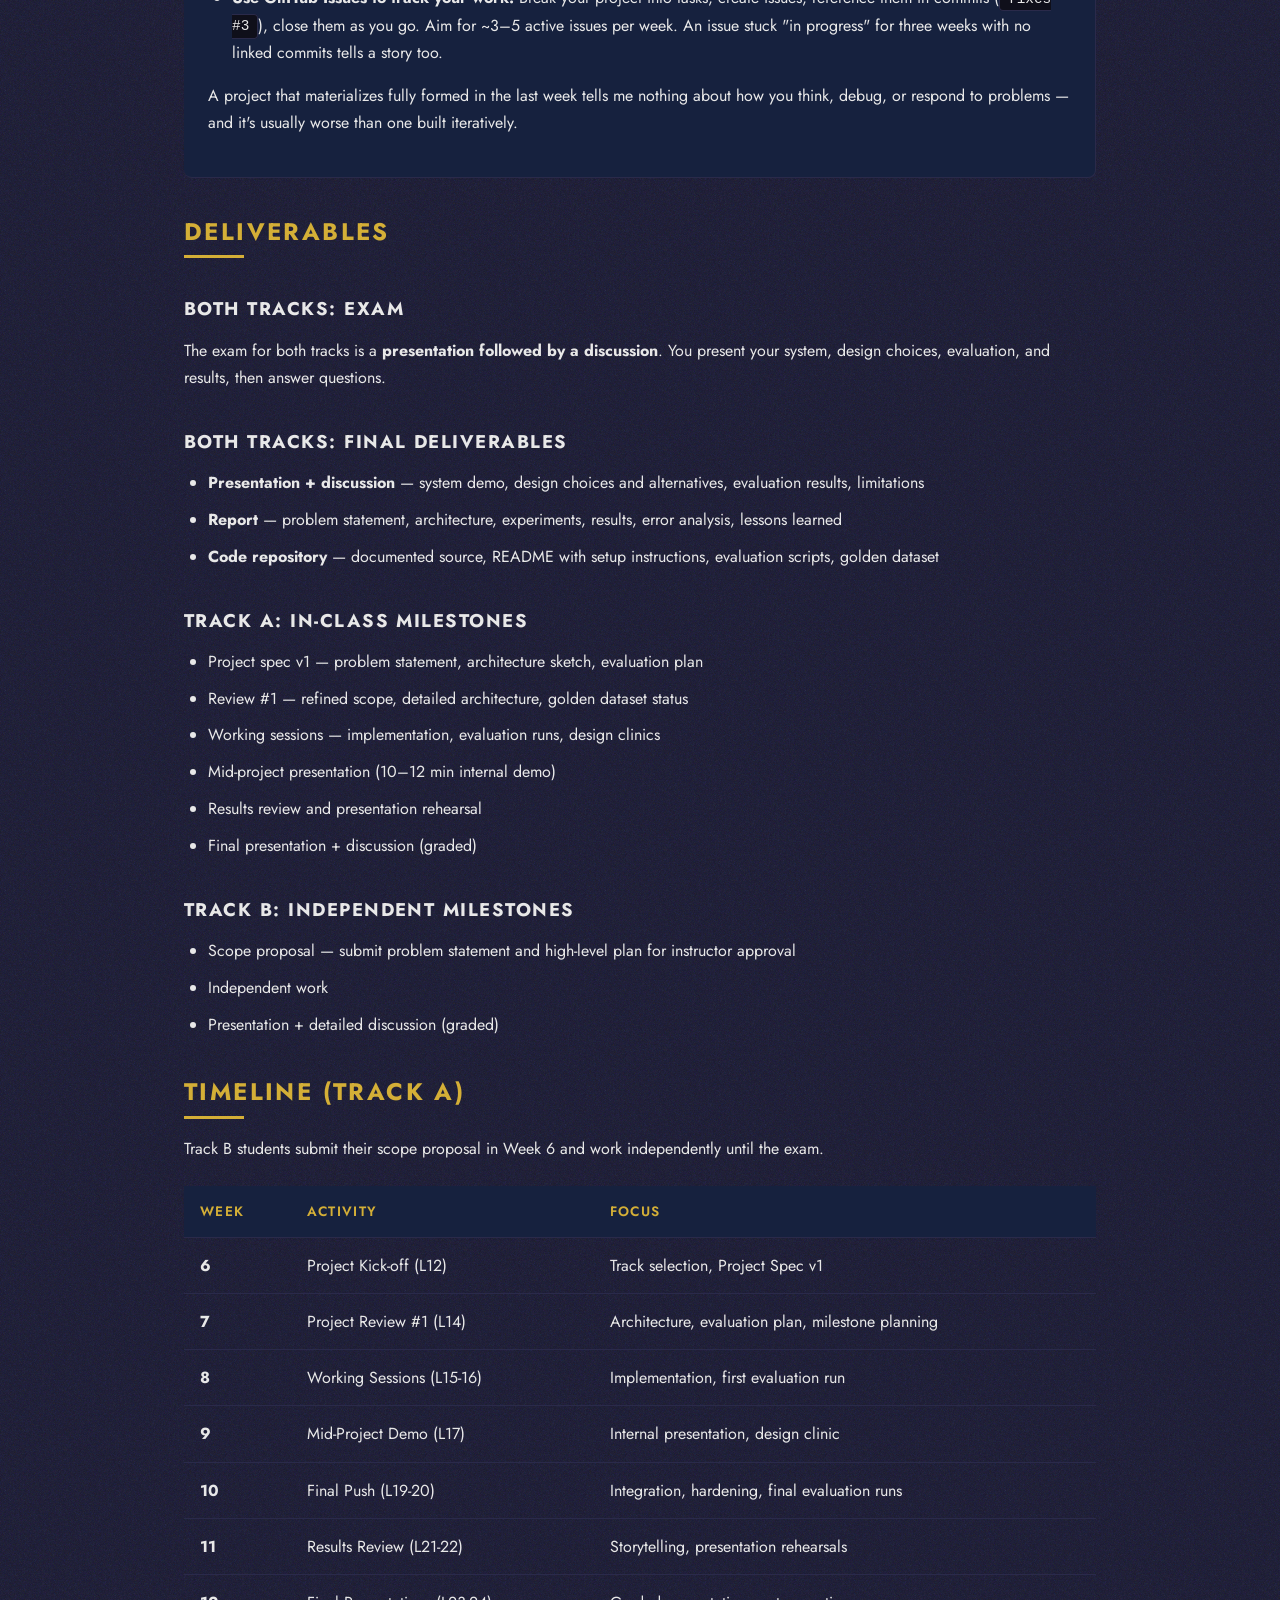
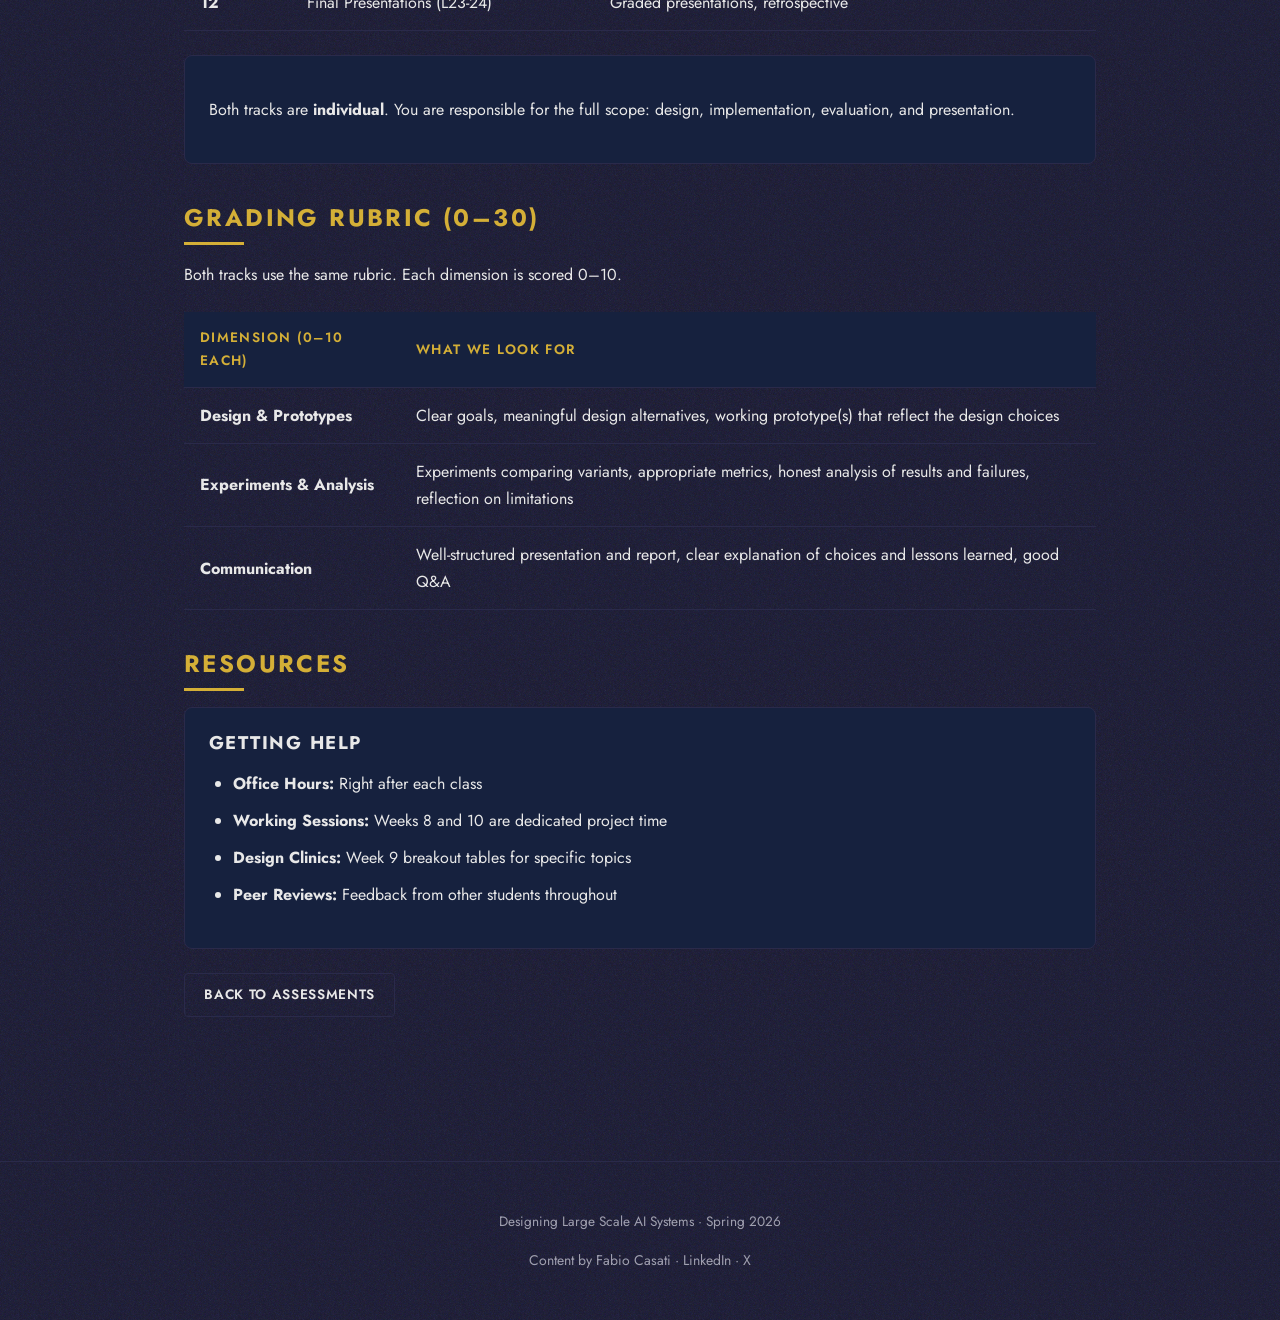
<file: project.html>
<!DOCTYPE html>
<!--
  Content by Fabio Casati
  https://www.linkedin.com/in/sphoebs/
  https://x.com/sphoebs
-->
<html lang="en">
<head>
  <meta charset="UTF-8">
  <meta name="viewport" content="width=device-width, initial-scale=1.0">
  <title>Project - Designing Large Scale AI Systems</title>
  <link rel="stylesheet" href="style.css">
</head>
<body>
  <!-- Header loaded dynamically -->

  <main>
    <h1>Course Project</h1>
    <p class="text-muted">Build and evaluate a large-scale AI system (Weeks 6-12)</p>

    <h2>Overview</h2>
    <p>
      The course project is the capstone experience of this course. You'll apply everything
      you've learned to design, implement, and rigorously evaluate an AI-powered system.
      Projects are individual for both tracks.
    </p>

    <h2>Project Options (Track A)</h2>
    <p>
      For Track A, choose one of the four project directions described in the
      <a href="AI_Design_Projects_2026.md"><strong>Project Descriptions</strong></a> document.
      Each project defines a problem space, baseline capabilities, and evaluation challenges — you shape the rest.
    </p>
    <div class="card-grid" style="grid-template-columns: repeat(3, 1fr);">
      <div class="card">
        <h4>1. AI-Powered Course Hub</h4>
        <p>Knowledge management platform where students and professors share materials, ask and answer questions, and get AI assistance: auto-answering, catch-up summaries, assignment pre-checks, smart search across all course content.</p>
      </div>
      <div class="card">
        <h4>2. Social Network for Agents (and Humans)</h4>
        <p>Social platform where AI agents replicate human personas and interact. Persona consistency, mode collapse detection, emergent social dynamics.</p>
      </div>
      <div class="card">
        <h4>3. Conversational Clustering</h4>
        <p>AI agent that iteratively clusters data through dialogue with a human. Contradictory feedback, soft assignments, evaluation without ground truth.</p>
      </div>
    </div>

    <h2>Track Options</h2>
    <div class="card-grid">
      <div class="card">
        <h3>Track A: Class System</h3>
        <p>
          Work on a shared class project with a well-defined scope and requirements.
          We work together in class: reviews, working sessions, design clinics, and rehearsals.
        </p>
        <ul>
          <li>Individual</li>
          <li>Pre-defined problem space with shared baseline</li>
          <li>In-class reviews and working sessions (Weeks 7–11)</li>
          <li>Exam: <strong>presentation + discussion</strong></li>
        </ul>
      </div>
      <div class="card">
        <h3>Track B: Capstone (Individual)</h3>
        <p>
          Propose your own project idea. The instructor approves the scope,
          then you work independently. Track B projects are <strong>individual only</strong>.
        </p>
        <ul>
          <li>Custom problem definition, must be approved by instructor</li>
          <li>Full system design responsibility</li>
          <li>Independent work — no in-class reviews</li>
          <li>Exam: <strong>presentation + detailed discussion</strong> of your design decisions, evaluation, and results</li>
        </ul>
        <h4>Example projects from previous students</h4>
        <ul>
          <li><a href="https://github.com/wamuumu/ai-workflows">AI-Workflows</a> — evaluation framework for AI-powered workflow generation, comparing monolithic, incremental, and bottom-up strategies</li>
          <li><a href="https://github.com/sbrentan/tool-calling-optimization">Tool Calling Optimization</a> — measuring LLM tool-calling accuracy across retrieval methods (MCP, clustering, RAG, adaptive RAG)</li>
        </ul>
      </div>
    </div>

    <h2>Project Requirements</h2>

    <h3>System Requirements</h3>
    <ul>
      <li>Functional AI-powered application with clear use case</li>
      <li>Integration of agents, tools, and/or memory systems</li>
      <li>Appropriate error handling and logging</li>
      <li>Basic observability (metrics, logs)</li>
      <li>Safety considerations and guardrails where appropriate</li>
    </ul>

    <h3>Testing Requirements</h3>
    <p>AI projects have two kinds of tests. You need both.</p>
    <ul>
      <li>
        <strong>Deterministic tests</strong> — for the parts that have right answers: data ingestion, parsing, tool execution, state management, API integration. These are standard unit/integration tests. If your system extracts facts from documents, test the extractor. If it calls tools, test that the tools do what they claim.
      </li>
      <li>
        <strong>Eval suite</strong> — for LLM outputs that don't have a single right answer. These run your system on your golden dataset and score the results (via LLM judge, rubric, or human labels). They won't pass/fail cleanly — they produce scores and distributions. That's fine. They should still be automated and runnable.
      </li>
    </ul>
    <p><strong>Concretely:</strong></p>
    <ul>
      <li>Use <code>pytest</code>. All tests runnable with a single command: <code>uv run pytest</code></li>
      <li>Set up <strong>GitHub Actions</strong> to run your deterministic tests on every push. A broken push should be visible immediately.</li>
      <li>The eval suite can be a separate command (e.g., <code>uv run pytest tests/eval/ --slow</code>) since it costs money and takes time — but it must be scripted, not manual.</li>
      <li>Write tests as you build features, not after. If you add a tool, add a test for it in the same commit.</li>
    </ul>

    <h3>Evaluation Requirements</h3>
    <ul>
      <li><strong>Golden Dataset:</strong> Curated test set with ground truth labels</li>
      <li><strong>Metrics:</strong> Well-justified selection of evaluation metrics</li>
      <li><strong>Experiments:</strong> At least one ablation study or comparative experiment</li>
      <li><strong>Error Analysis:</strong> Systematic categorization of failure modes</li>
      <li><strong>Uncertainty:</strong> Confidence intervals or other uncertainty measures</li>
    </ul>

    <h2>Weekly Progress</h2>
    <div class="card" style="border-left: 4px solid var(--primary);">
      <p>
        <strong>I expect visible progress every week, and I will check.</strong>
        Your GitHub repository is not just a final deliverable — it is a record of how you work.
      </p>
      <ul>
        <li>Commit and push work <strong>at least weekly</strong> from Week 6 onward. I review commit history.</li>
        <li>Weeks with no activity will be noticed and will count against you.</li>
        <li>If you're stuck, commit what you have — a failed experiment, a write-up of what you tried, updated evaluation notes. Silence is worse than a dead end.</li>
        <li>This is not about volume. Three thoughtful commits that show you wrestled with a design decision beat fifty auto-generated files.</li>
        <li><strong>Use GitHub Issues to track your work.</strong> Break your project into tasks, create issues, reference them in commits (<code>fixes #3</code>), close them as you go. Aim for ~3–5 active issues per week. An issue stuck "in progress" for three weeks with no linked commits tells a story too.</li>
      </ul>
      <p>
        A project that materializes fully formed in the last week tells me nothing about how you think, debug, or respond to problems — and it's usually worse than one built iteratively.
      </p>
    </div>

    <h2>Deliverables</h2>

    <h3>Both tracks: Exam</h3>
    <p>The exam for both tracks is a <strong>presentation followed by a discussion</strong>. You present your system, design choices, evaluation, and results, then answer questions.</p>

    <h3>Both tracks: Final deliverables</h3>
    <ul>
      <li><strong>Presentation + discussion</strong> — system demo, design choices and alternatives, evaluation results, limitations</li>
      <li><strong>Report</strong> — problem statement, architecture, experiments, results, error analysis, lessons learned</li>
      <li><strong>Code repository</strong> — documented source, README with setup instructions, evaluation scripts, golden dataset</li>
    </ul>

    <h3>Track A: In-class milestones</h3>
    <ul>
      <li>Project spec v1 — problem statement, architecture sketch, evaluation plan</li>
      <li>Review #1 — refined scope, detailed architecture, golden dataset status</li>
      <li>Working sessions — implementation, evaluation runs, design clinics</li>
      <li>Mid-project presentation (10–12 min internal demo)</li>
      <li>Results review and presentation rehearsal</li>
      <li>Final presentation + discussion (graded)</li>
    </ul>

    <h3>Track B: Independent milestones</h3>
    <ul>
      <li>Scope proposal — submit problem statement and high-level plan for instructor approval</li>
      <li>Independent work</li>
      <li>Presentation + detailed discussion (graded)</li>
    </ul>

    <h2>Timeline (Track A)</h2>
    <p>Track B students submit their scope proposal in Week 6 and work independently until the exam.</p>
    <table>
      <thead>
        <tr>
          <th>Week</th>
          <th>Activity</th>
          <th>Focus</th>
        </tr>
      </thead>
      <tbody>
        <tr>
          <td><strong>6</strong></td>
          <td>Project Kick-off (L12)</td>
          <td>Track selection, Project Spec v1</td>
        </tr>
        <tr>
          <td><strong>7</strong></td>
          <td>Project Review #1 (L14)</td>
          <td>Architecture, evaluation plan, milestone planning</td>
        </tr>
        <tr>
          <td><strong>8</strong></td>
          <td>Working Sessions (L15-16)</td>
          <td>Implementation, first evaluation run</td>
        </tr>
        <tr>
          <td><strong>9</strong></td>
          <td>Mid-Project Demo (L17)</td>
          <td>Internal presentation, design clinic</td>
        </tr>
        <tr>
          <td><strong>10</strong></td>
          <td>Final Push (L19-20)</td>
          <td>Integration, hardening, final evaluation runs</td>
        </tr>
        <tr>
          <td><strong>11</strong></td>
          <td>Results Review (L21-22)</td>
          <td>Storytelling, presentation rehearsals</td>
        </tr>
        <tr>
          <td><strong>12</strong></td>
          <td>Final Presentations (L23-24)</td>
          <td>Graded presentations, retrospective</td>
        </tr>
      </tbody>
    </table>

    <div class="card">
      <p>Both tracks are <strong>individual</strong>. You are responsible for the full scope: design, implementation, evaluation, and presentation.</p>
    </div>

    <h2>Grading Rubric (0–30)</h2>
    <p>Both tracks use the same rubric. Each dimension is scored 0–10.</p>
    <table>
      <thead>
        <tr>
          <th>Dimension (0–10 each)</th>
          <th>What we look for</th>
        </tr>
      </thead>
      <tbody>
        <tr>
          <td><strong>Design & Prototypes</strong></td>
          <td>Clear goals, meaningful design alternatives, working prototype(s) that reflect the design choices</td>
        </tr>
        <tr>
          <td><strong>Experiments & Analysis</strong></td>
          <td>Experiments comparing variants, appropriate metrics, honest analysis of results and failures, reflection on limitations</td>
        </tr>
        <tr>
          <td><strong>Communication</strong></td>
          <td>Well-structured presentation and report, clear explanation of choices and lessons learned, good Q&A</td>
        </tr>
      </tbody>
    </table>

    <h2>Resources</h2>
    <div class="card">
      <h3>Getting Help</h3>
      <ul>
        <li><strong>Office Hours:</strong> Right after each class</li>
        <li><strong>Working Sessions:</strong> Weeks 8 and 10 are dedicated project time</li>
        <li><strong>Design Clinics:</strong> Week 9 breakout tables for specific topics</li>
        <li><strong>Peer Reviews:</strong> Feedback from other students throughout</li>
      </ul>
    </div>

    <p class="mt-3">
      <a href="assessments.html" class="btn-secondary btn">Back to Assessments</a>
    </p>
  </main>

  <footer>
    <p>Designing Large Scale AI Systems &middot; Spring 2026</p>
    <p class="text-small">Content by Fabio Casati · <a href="https://www.linkedin.com/in/sphoebs/">LinkedIn</a> · <a href="https://x.com/sphoebs">X</a></p>
  </footer>

  <script src="scripts.js"></script>
</body>
</html>
</file>
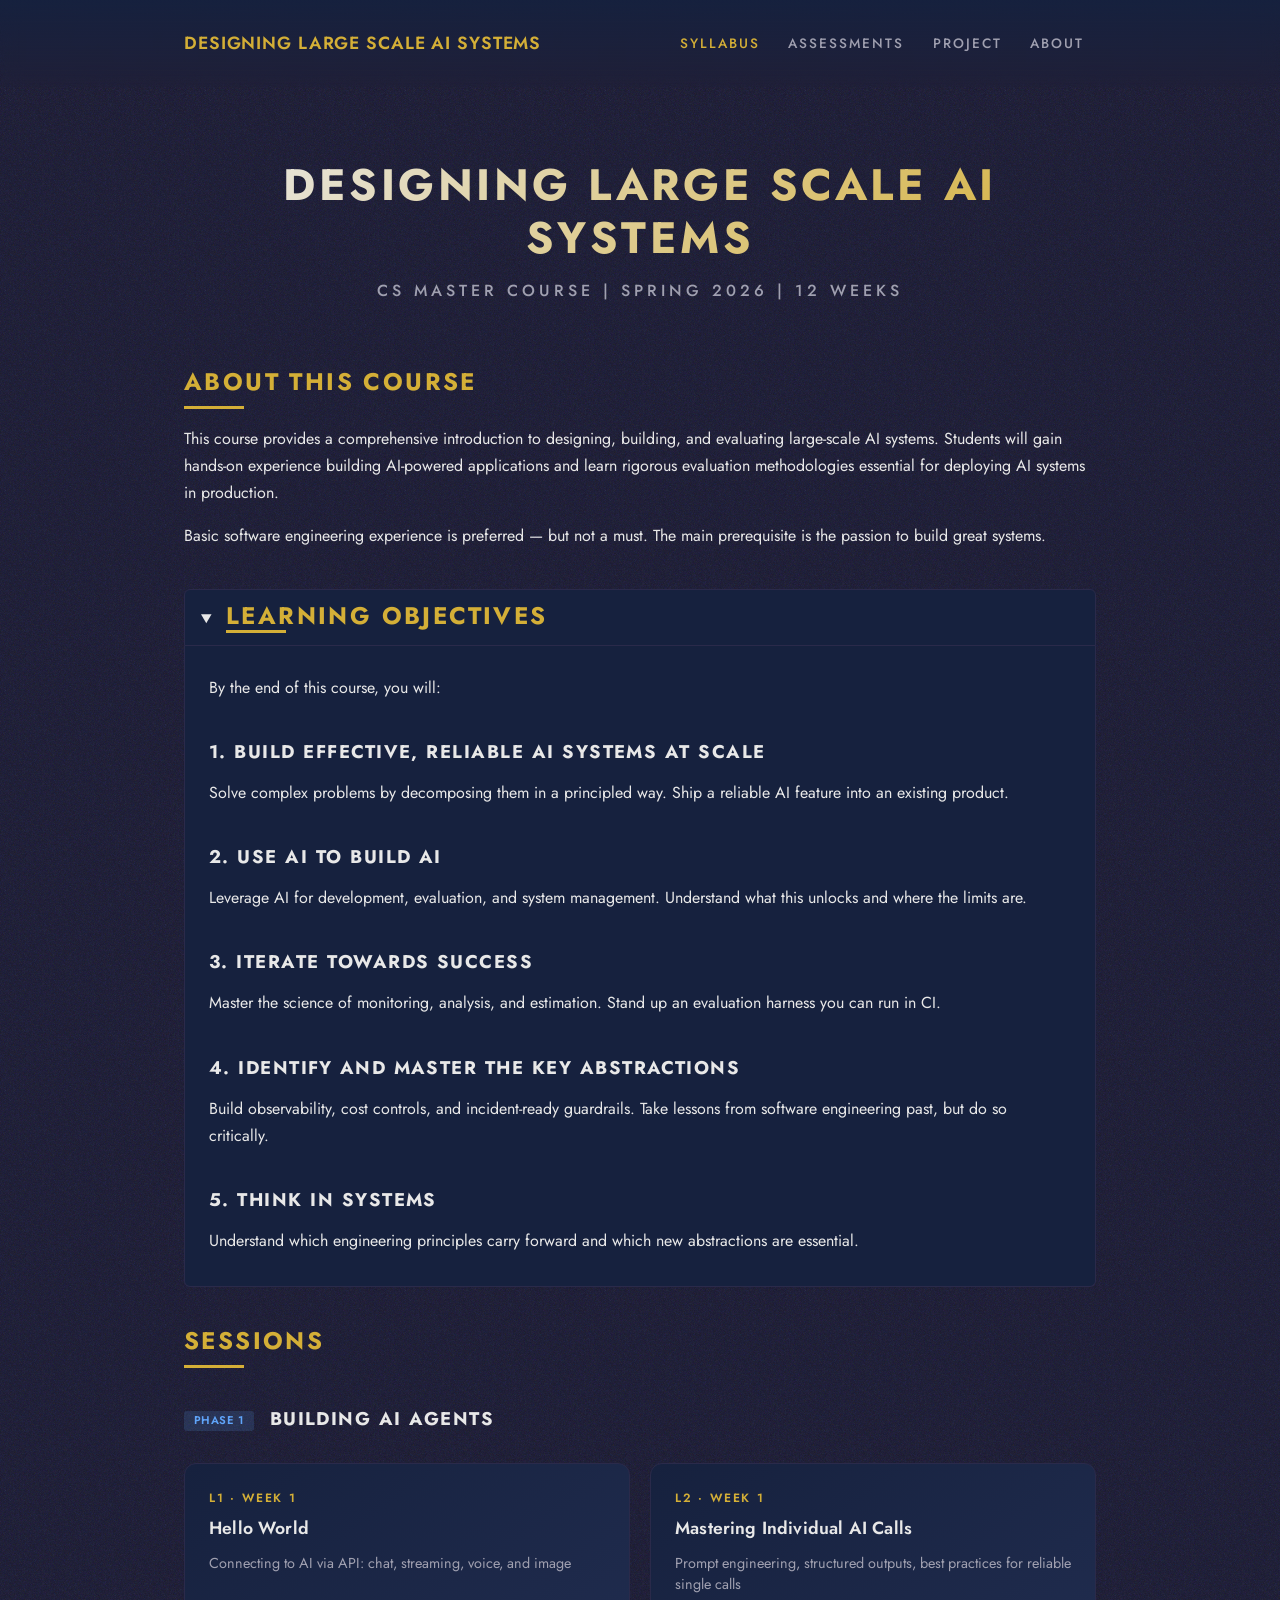
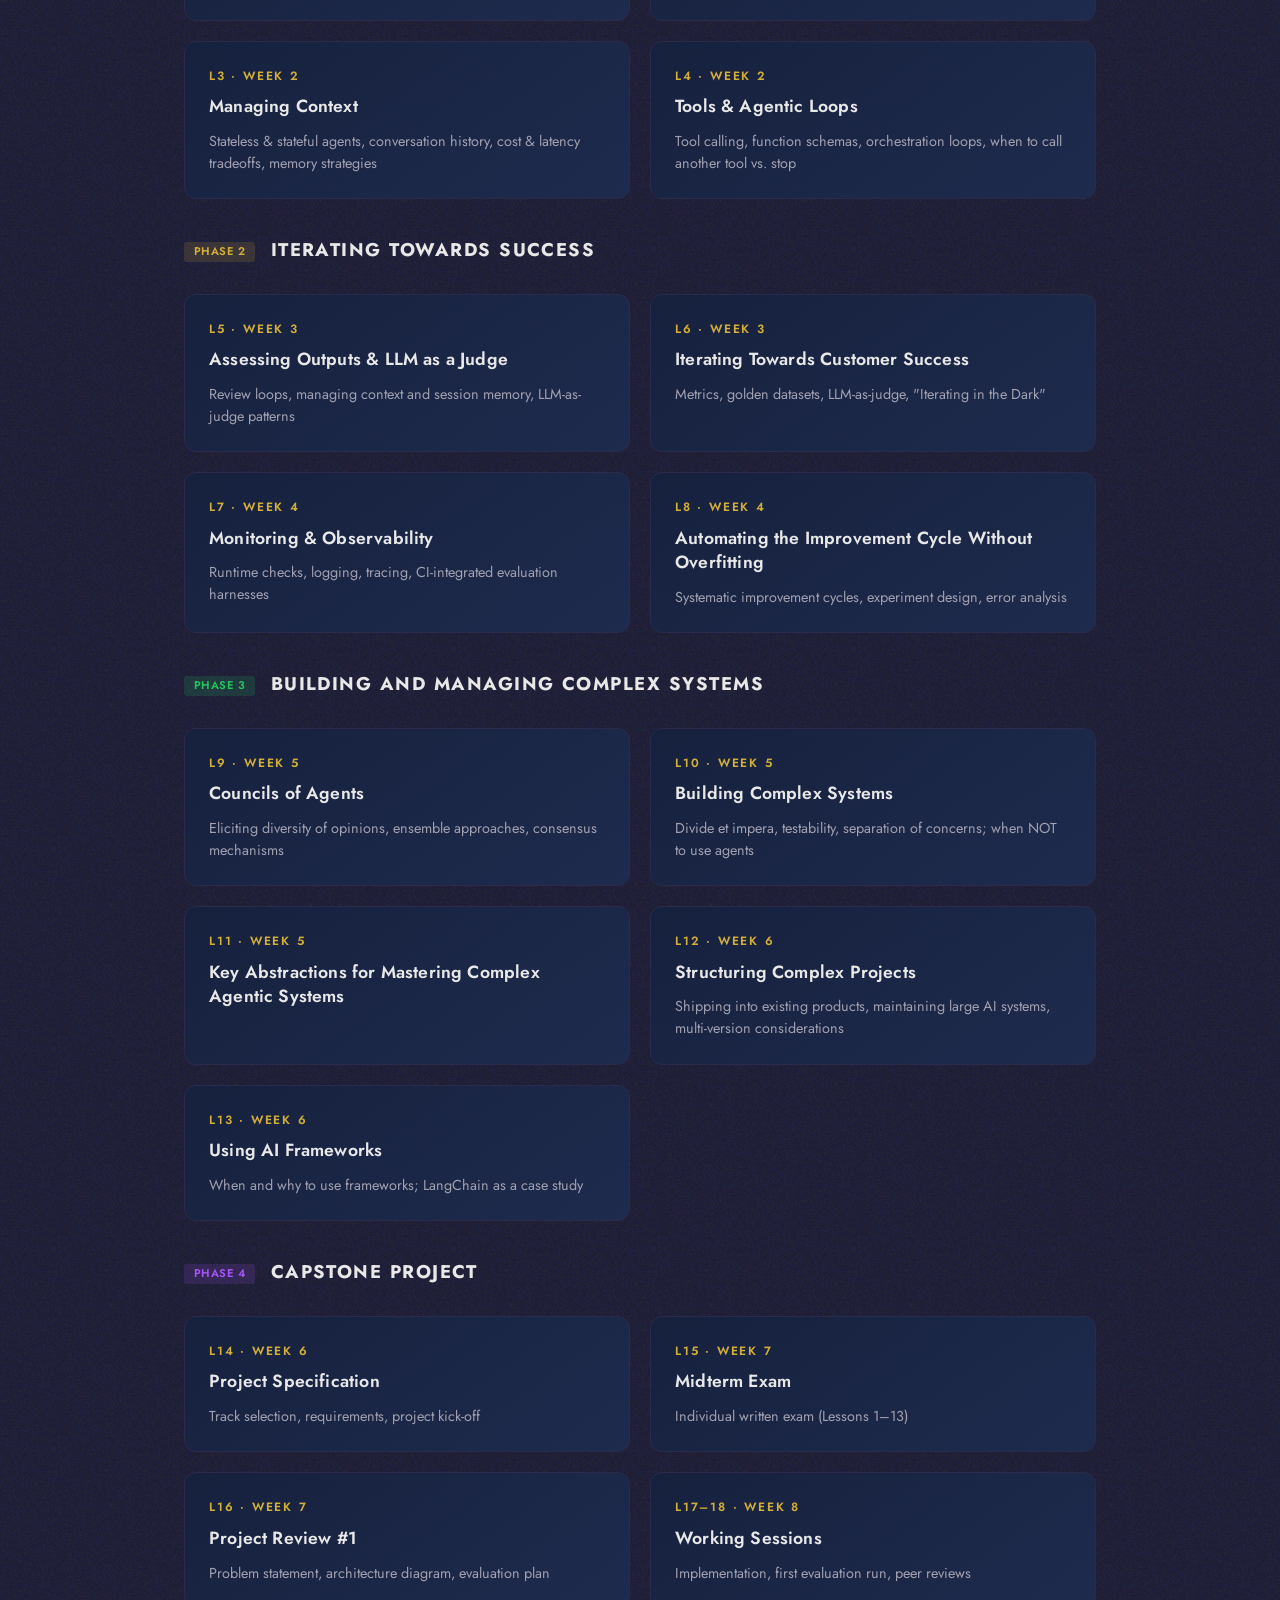
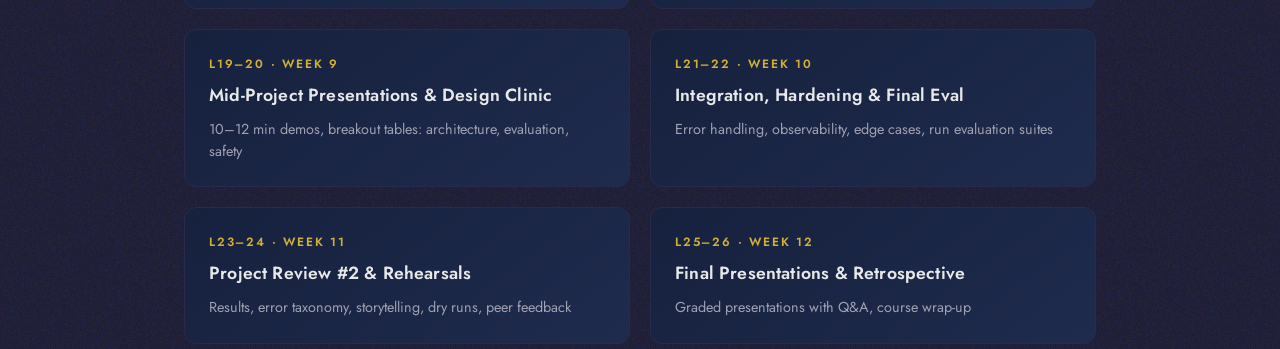
<file: syllabus.html>
<!DOCTYPE html>
<html lang="en">
<head>
  <meta charset="UTF-8">
  <meta http-equiv="refresh" content="0; url=index.html">
  <title>Redirecting...</title>
</head>
<body>
  <p>Redirecting to <a href="index.html">home page</a>...</p>
</body>
</html>
</file>
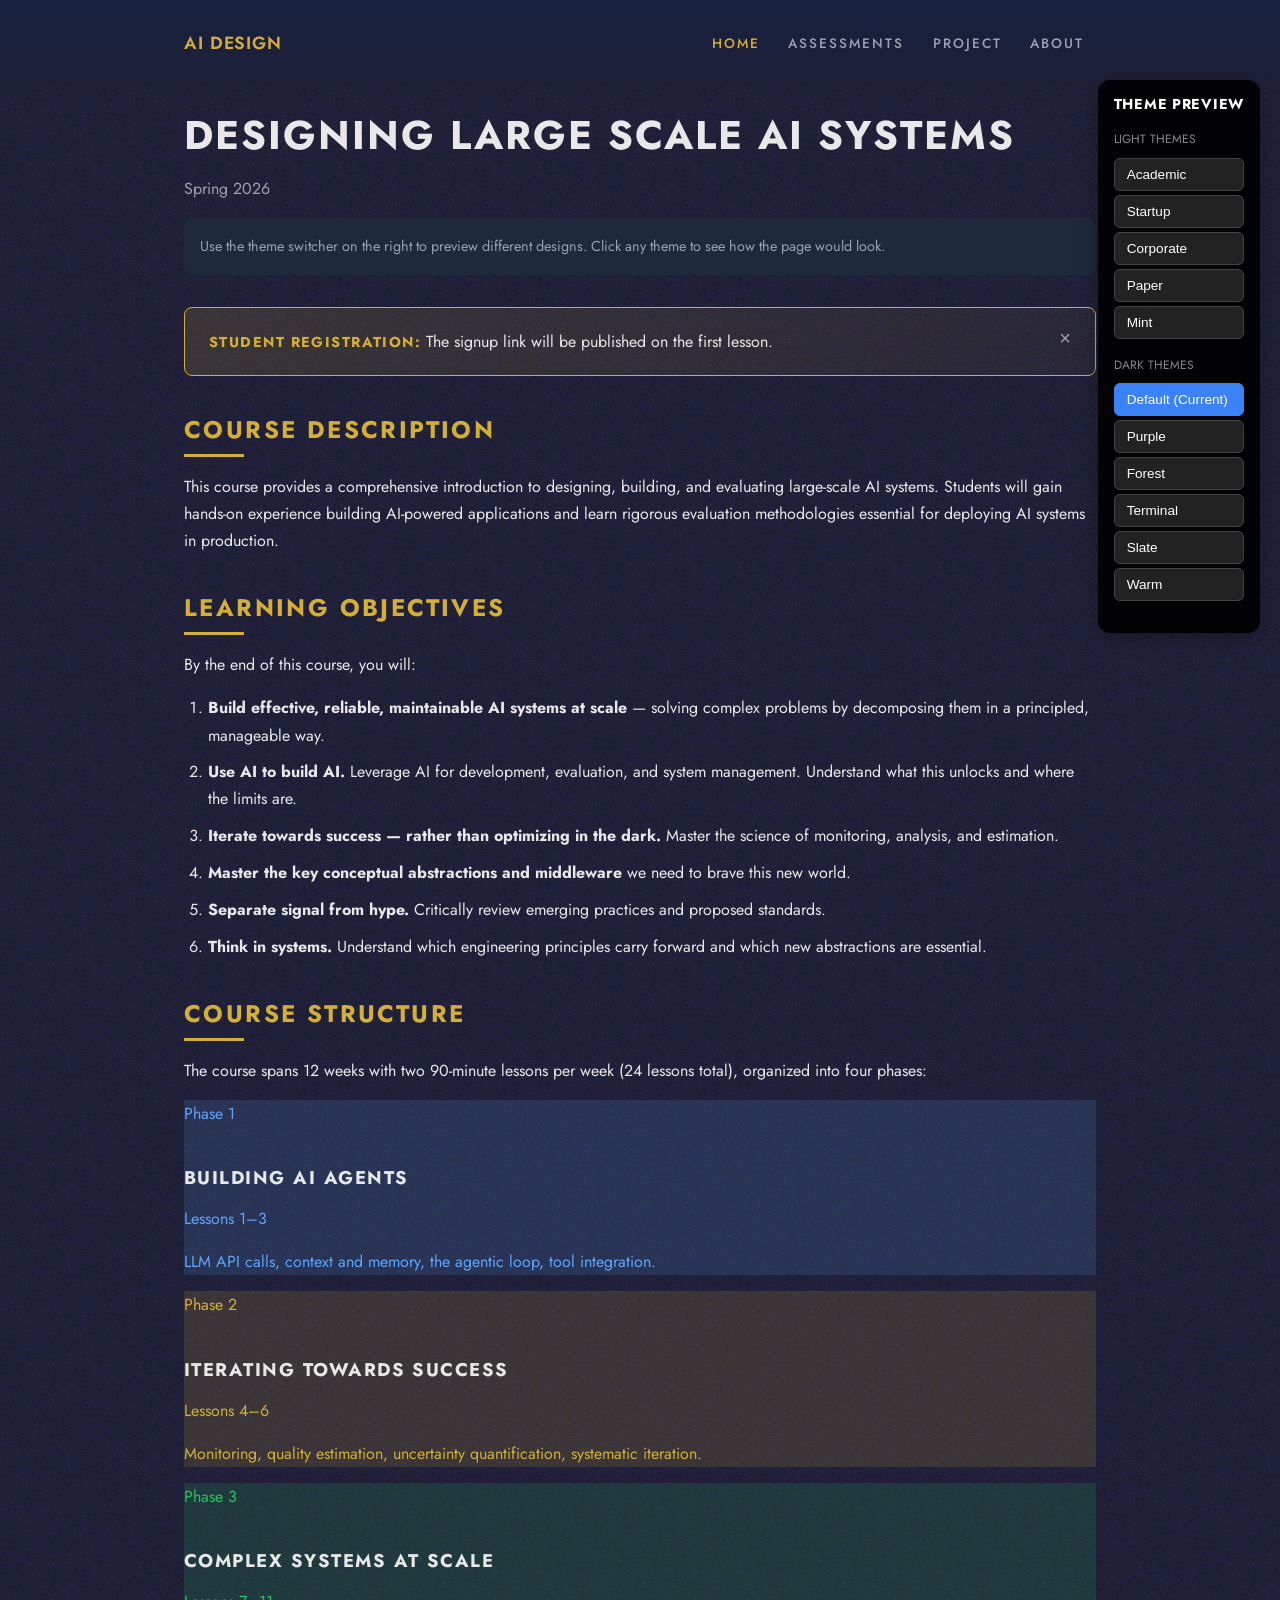
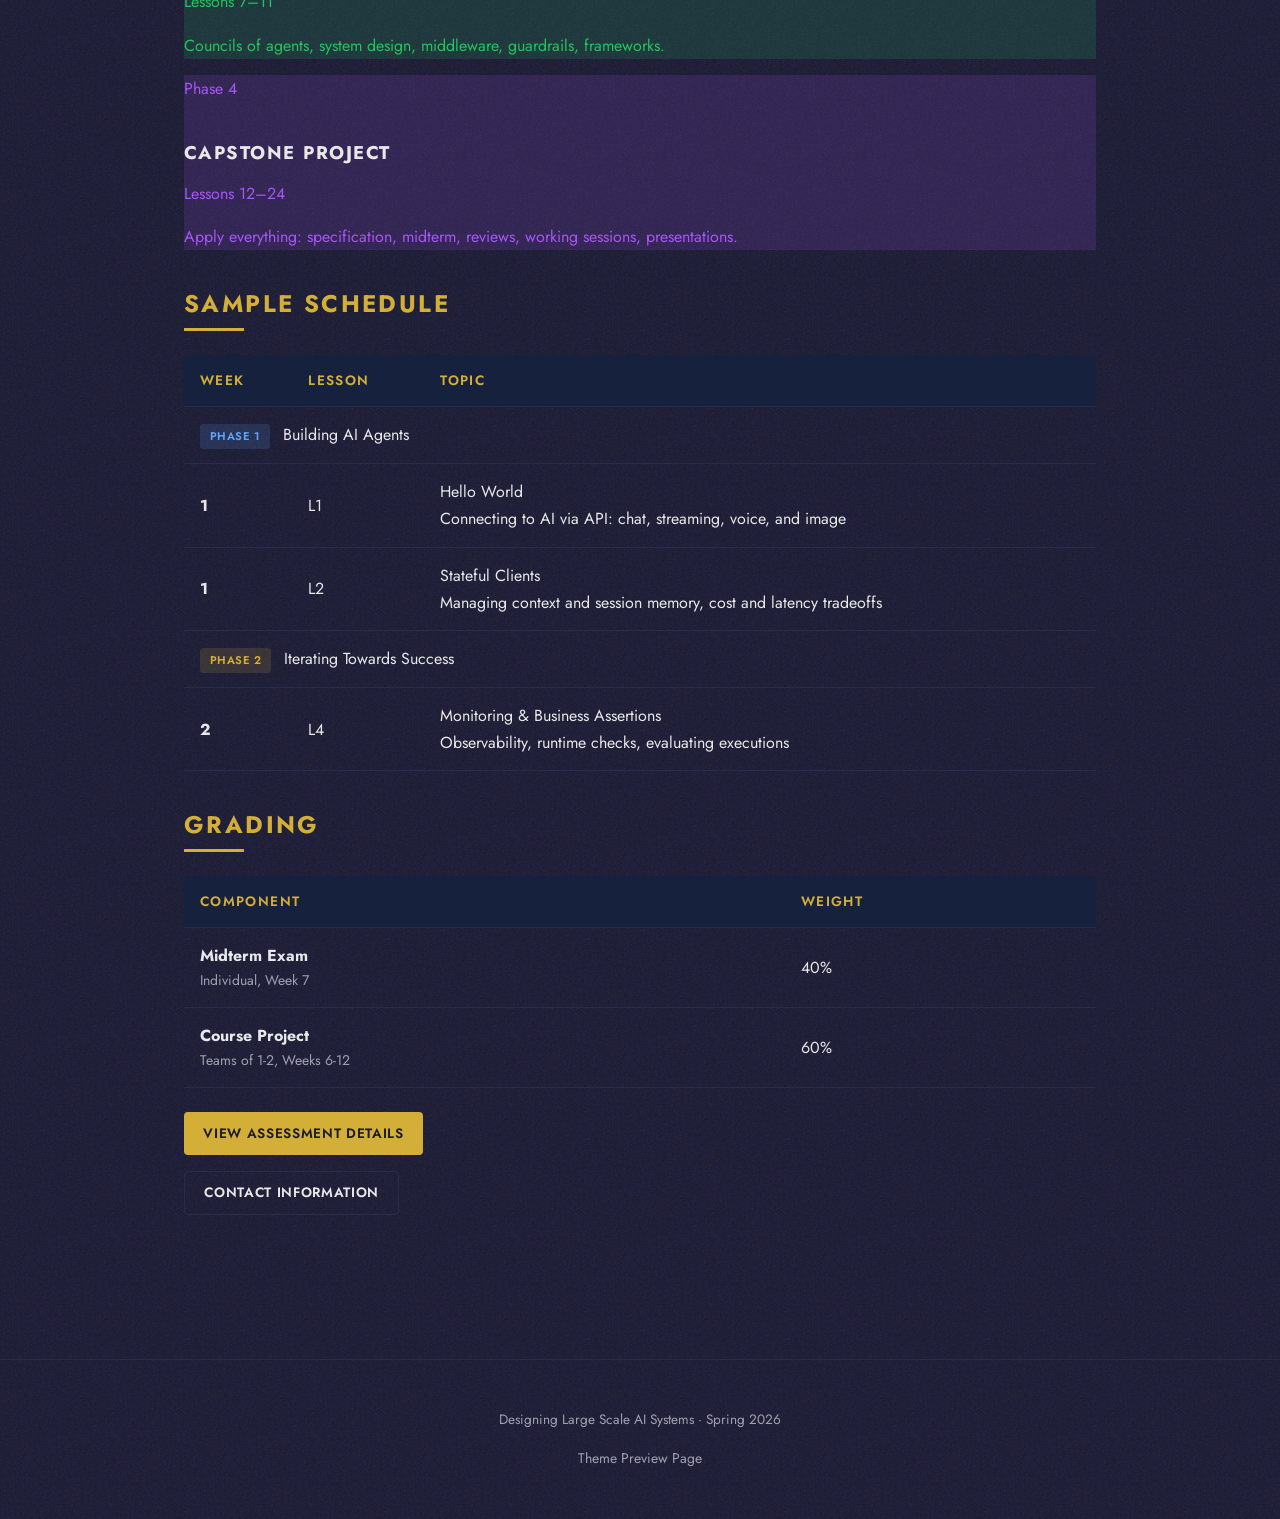
<file: themes/preview.html>
<!DOCTYPE html>
<html lang="en">
<head>
  <meta charset="UTF-8">
  <meta name="viewport" content="width=device-width, initial-scale=1.0">
  <title>Theme Preview - AI Design Course</title>
  <link rel="stylesheet" href="../style.css" id="base-style">
  <link rel="stylesheet" href="" id="theme-style">
  <style>
    .theme-switcher {
      position: fixed;
      top: 80px;
      right: 20px;
      background: rgba(0,0,0,0.9);
      padding: 1rem;
      border-radius: 12px;
      z-index: 1000;
      max-width: 220px;
      box-shadow: 0 4px 20px rgba(0,0,0,0.3);
    }
    .theme-switcher h3 {
      color: #fff;
      margin: 0 0 1rem 0;
      font-size: 0.9rem;
      text-transform: uppercase;
      letter-spacing: 0.05em;
    }
    .theme-group {
      margin-bottom: 1rem;
    }
    .theme-group-label {
      color: #888;
      font-size: 0.75rem;
      text-transform: uppercase;
      margin-bottom: 0.5rem;
    }
    .theme-btn {
      display: block;
      width: 100%;
      padding: 0.5rem 0.75rem;
      margin-bottom: 0.25rem;
      background: #222;
      border: 1px solid #444;
      color: #fff;
      border-radius: 6px;
      cursor: pointer;
      font-size: 0.85rem;
      text-align: left;
      transition: all 0.2s;
    }
    .theme-btn:hover {
      background: #333;
      border-color: #666;
    }
    .theme-btn.active {
      background: #3b82f6;
      border-color: #3b82f6;
    }
    .preview-note {
      background: #1e293b;
      color: #94a3b8;
      padding: 1rem;
      border-radius: 8px;
      margin-bottom: 2rem;
      font-size: 0.9rem;
    }
  </style>
</head>
<body>
  <div class="theme-switcher">
    <h3>Theme Preview</h3>
    <div class="theme-group">
      <div class="theme-group-label">Light Themes</div>
      <button class="theme-btn" data-theme="light-academic">Academic</button>
      <button class="theme-btn" data-theme="light-startup">Startup</button>
      <button class="theme-btn" data-theme="light-corporate">Corporate</button>
      <button class="theme-btn" data-theme="light-paper">Paper</button>
      <button class="theme-btn" data-theme="light-mint">Mint</button>
    </div>
    <div class="theme-group">
      <div class="theme-group-label">Dark Themes</div>
      <button class="theme-btn" data-theme="">Default (Current)</button>
      <button class="theme-btn" data-theme="dark-purple">Purple</button>
      <button class="theme-btn" data-theme="dark-forest">Forest</button>
      <button class="theme-btn" data-theme="dark-terminal">Terminal</button>
      <button class="theme-btn" data-theme="dark-slate">Slate</button>
      <button class="theme-btn" data-theme="dark-warm">Warm</button>
    </div>
  </div>

  <header>
    <div class="container">
      <h1><a href="../index.html">AI Design</a></h1>
      <nav>
        <a href="../index.html" class="active">Home</a>
        <a href="../assessments.html">Assessments</a>
        <a href="../project.html">Project</a>
        <a href="../about.html">About</a>
      </nav>
    </div>
  </header>

  <main>
    <h1>Designing Large Scale AI Systems</h1>
    <p class="text-muted">Spring 2026</p>

    <div class="preview-note">
      Use the theme switcher on the right to preview different designs. Click any theme to see how the page would look.
    </div>

    <div class="announcement">
      <div class="announcement-content">
        <strong>Student Registration:</strong> The signup link will be published on the first lesson.
      </div>
      <button class="close-btn" aria-label="Close">&times;</button>
    </div>

    <h2>Course Description</h2>
    <p>
      This course provides a comprehensive introduction to designing, building, and evaluating
      large-scale AI systems. Students will gain hands-on experience building AI-powered applications
      and learn rigorous evaluation methodologies essential for deploying AI systems in production.
    </p>

    <div class="objectives-box">
      <h2>Learning Objectives</h2>
      <p>By the end of this course, you will:</p>
      <ol>
        <li><strong>Build effective, reliable, maintainable AI systems at scale</strong> — solving complex problems by decomposing them in a principled, manageable way.</li>
        <li><strong>Use AI to build AI.</strong> Leverage AI for development, evaluation, and system management. Understand what this unlocks and where the limits are.</li>
        <li><strong>Iterate towards success — rather than optimizing in the dark.</strong> Master the science of monitoring, analysis, and estimation.</li>
        <li><strong>Master the key conceptual abstractions and middleware</strong> we need to brave this new world.</li>
        <li><strong>Separate signal from hype.</strong> Critically review emerging practices and proposed standards.</li>
        <li><strong>Think in systems.</strong> Understand which engineering principles carry forward and which new abstractions are essential.</li>
      </ol>
    </div>

    <div class="phases-box">
      <h2>Course Structure</h2>
      <p>The course spans 12 weeks with two 90-minute lessons per week (24 lessons total), organized into four phases:</p>
      <div class="phases-grid">
        <div class="phase-card phase-1">
          <div class="phase-number">Phase 1</div>
          <h3>Building AI Agents</h3>
          <div class="phase-lessons">Lessons 1–3</div>
          <p>LLM API calls, context and memory, the agentic loop, tool integration.</p>
        </div>
        <div class="phase-card phase-2">
          <div class="phase-number">Phase 2</div>
          <h3>Iterating Towards Success</h3>
          <div class="phase-lessons">Lessons 4–6</div>
          <p>Monitoring, quality estimation, uncertainty quantification, systematic iteration.</p>
        </div>
        <div class="phase-card phase-3">
          <div class="phase-number">Phase 3</div>
          <h3>Complex Systems at Scale</h3>
          <div class="phase-lessons">Lessons 7–11</div>
          <p>Councils of agents, system design, middleware, guardrails, frameworks.</p>
        </div>
        <div class="phase-card phase-4">
          <div class="phase-number">Phase 4</div>
          <h3>Capstone Project</h3>
          <div class="phase-lessons">Lessons 12–24</div>
          <p>Apply everything: specification, midterm, reviews, working sessions, presentations.</p>
        </div>
      </div>
    </div>

    <h2>Sample Schedule</h2>
    <table>
      <thead>
        <tr>
          <th>Week</th>
          <th>Lesson</th>
          <th>Topic</th>
        </tr>
      </thead>
      <tbody>
        <tr class="week-header">
          <td colspan="3"><span class="phase phase-1">Phase 1</span> Building AI Agents</td>
        </tr>
        <tr>
          <td><strong>1</strong></td>
          <td>L1</td>
          <td>
            <div class="lesson-title">Hello World</div>
            <div class="lesson-desc">Connecting to AI via API: chat, streaming, voice, and image</div>
          </td>
        </tr>
        <tr>
          <td><strong>1</strong></td>
          <td>L2</td>
          <td>
            <div class="lesson-title">Stateful Clients</div>
            <div class="lesson-desc">Managing context and session memory, cost and latency tradeoffs</div>
          </td>
        </tr>
        <tr class="week-header">
          <td colspan="3"><span class="phase phase-2">Phase 2</span> Iterating Towards Success</td>
        </tr>
        <tr>
          <td><strong>2</strong></td>
          <td>L4</td>
          <td>
            <div class="lesson-title">Monitoring & Business Assertions</div>
            <div class="lesson-desc">Observability, runtime checks, evaluating executions</div>
          </td>
        </tr>
      </tbody>
    </table>

    <h2>Grading</h2>
    <table class="grading-table">
      <thead>
        <tr>
          <th>Component</th>
          <th>Weight</th>
        </tr>
      </thead>
      <tbody>
        <tr>
          <td><strong>Midterm Exam</strong><div class="text-muted text-small">Individual, Week 7</div></td>
          <td>40%</td>
        </tr>
        <tr>
          <td><strong>Course Project</strong><div class="text-muted text-small">Teams of 1-2, Weeks 6-12</div></td>
          <td>60%</td>
        </tr>
      </tbody>
    </table>

    <p><a href="../assessments.html" class="btn">View Assessment Details</a></p>
    <p><a href="../about.html" class="btn-secondary btn">Contact Information</a></p>
  </main>

  <footer>
    <p>Designing Large Scale AI Systems &middot; Spring 2026</p>
    <p class="text-small">Theme Preview Page</p>
  </footer>

  <script>
    const themeStyle = document.getElementById('theme-style');
    const buttons = document.querySelectorAll('.theme-btn');

    buttons.forEach(btn => {
      btn.addEventListener('click', () => {
        const theme = btn.dataset.theme;
        if (theme) {
          themeStyle.href = theme + '.css';
        } else {
          themeStyle.href = '';
        }
        buttons.forEach(b => b.classList.remove('active'));
        btn.classList.add('active');
      });
    });

    // Set default as active
    document.querySelector('[data-theme=""]').classList.add('active');
  </script>
</body>
</html>
</file>
<file: style.css>
/* AI Systems Design - Dark Academic Theme */

@import url('https://fonts.googleapis.com/css2?family=Jost:wght@400;500;600;700&display=swap');

:root {
  --color-bg: #1a1a2e;
  --color-surface: #16213e;
  --color-surface-elevated: #1f2b4d;
  --color-text: #e8e8e8;
  --color-text-muted: #a0a0b0;
  --color-primary: #d4af37;
  --color-primary-dark: #b8960c;
  --color-accent: #c9a227;
  --color-border: #2a2a4a;
  --color-code-bg: #0f0f1a;
  --font-sans: "Jost", -apple-system, BlinkMacSystemFont, sans-serif;
  --font-mono: "SF Mono", "Fira Code", monospace;
  --max-width: 960px;
  --spacing: 1.5rem;
}

* {
  box-sizing: border-box;
}

body {
  font-family: var(--font-sans);
  font-size: 16px;
  line-height: 1.7;
  color: var(--color-text);
  background: var(--color-bg);
  margin: 0;
  padding: 0;
  background-image: url("data:image/svg+xml,%3Csvg viewBox='0 0 400 400' xmlns='http://www.w3.org/2000/svg'%3E%3Cfilter id='noiseFilter'%3E%3CfeTurbulence type='fractalNoise' baseFrequency='0.9' numOctaves='3' stitchTiles='stitch'/%3E%3C/filter%3E%3Crect width='100%25' height='100%25' filter='url(%23noiseFilter)'/%3E%3C/svg%3E");
  background-blend-mode: overlay;
  background-size: 200px;
}

/* Layout */
.container {
  max-width: var(--max-width);
  margin: 0 auto;
  padding: 0 var(--spacing);
}

/* Header */
header {
  background: linear-gradient(180deg, var(--color-surface) 0%, transparent 100%);
  padding: 1.5rem 0;
  position: sticky;
  top: 0;
  z-index: 100;
  backdrop-filter: blur(10px);
}

header .container {
  display: flex;
  justify-content: space-between;
  align-items: center;
  flex-wrap: wrap;
  gap: 1rem;
}

header h1 {
  font-size: 1.1rem;
  font-weight: 600;
  color: var(--color-primary);
  letter-spacing: 0.05em;
  text-transform: uppercase;
  margin: 0;
}

header h1 a {
  color: inherit;
  text-decoration: none;
}

header h1 a:hover {
  color: var(--color-text);
}

.site-title {
  font-size: 1.5rem;
  font-weight: 600;
  color: var(--color-primary);
  text-decoration: none;
  letter-spacing: 0.05em;
  text-transform: uppercase;
}

.site-title:hover {
  color: var(--color-text);
}

nav {
  display: flex;
  gap: 0.25rem;
  flex-wrap: wrap;
}

nav ul {
  list-style: none;
  margin: 0;
  padding: 0;
  display: flex;
  gap: 2rem;
}

nav a {
  color: var(--color-text-muted);
  text-decoration: none;
  font-size: 0.85rem;
  font-weight: 500;
  text-transform: uppercase;
  letter-spacing: 0.15em;
  padding: 0.5rem 0.75rem;
  border-radius: 4px;
  transition: color 0.3s;
}

nav a:hover,
nav a.active {
  color: var(--color-primary);
}

/* Main content */
main {
  max-width: var(--max-width);
  margin: 0 auto;
  padding: var(--spacing);
  padding-bottom: 4rem;
}

/* Typography */
h1, h2, h3, h4 {
  font-family: var(--font-sans);
  margin: 2.5rem 0 1rem;
  line-height: 1.2;
  font-weight: 700;
  text-transform: uppercase;
  letter-spacing: 0.02em;
  color: var(--color-text);
}

h1 { font-size: 2.5rem; margin-top: 0; letter-spacing: 0.05em; }
h2 {
  font-size: 1.5rem;
  color: var(--color-primary);
  border-bottom: none;
  position: relative;
  padding-bottom: 0.75rem;
  letter-spacing: 0.1em;
}

h2::after {
  content: '';
  position: absolute;
  bottom: 0;
  left: 0;
  width: 60px;
  height: 3px;
  background: var(--color-primary);
}

h3 { font-size: 1.15rem; letter-spacing: 0.08em; }
h4 { font-size: 1rem; }

p {
  margin: 1rem 0;
  text-transform: none;
  letter-spacing: normal;
}

a {
  color: var(--color-primary);
  text-decoration: none;
  transition: color 0.2s;
}

a:hover {
  color: var(--color-text);
}

/* Lists */
ul, ol {
  margin: 1rem 0;
  padding-left: 1.5rem;
}

li {
  margin: 0.6rem 0;
}

/* Code */
code {
  font-family: var(--font-mono);
  font-size: 0.9em;
  background: var(--color-code-bg);
  padding: 0.2rem 0.5rem;
  border-radius: 4px;
  border: 1px solid var(--color-border);
}

pre {
  background: var(--color-code-bg);
  padding: 1.25rem;
  border-radius: 8px;
  overflow-x: auto;
  border: 1px solid var(--color-border);
}

pre code {
  background: none;
  padding: 0;
  border: none;
}

/* Tables */
table {
  width: 100%;
  border-collapse: collapse;
  margin: 1.5rem 0;
}

th, td {
  padding: 0.875rem 1rem;
  text-align: left;
  border-bottom: 1px solid var(--color-border);
}

th {
  font-weight: 600;
  background: var(--color-surface);
  color: var(--color-primary);
  text-transform: uppercase;
  letter-spacing: 0.1em;
  font-size: 0.85rem;
}

tr:hover td {
  background: var(--color-surface);
}

/* Cards */
.card {
  background: var(--color-surface);
  border: 1px solid var(--color-border);
  border-radius: 8px;
  padding: 1.5rem;
  margin: 1rem 0;
}

.card h3 {
  margin-top: 0;
}

.card-grid {
  display: grid;
  grid-template-columns: repeat(auto-fit, minmax(280px, 1fr));
  gap: 1rem;
  margin: 1.5rem 0;
}

/* Hero section */
.hero {
  padding: 3rem 0;
  margin-bottom: 1rem;
  text-align: center;
}

.hero h1 {
  font-size: 2.75rem;
  margin-bottom: 0.75rem;
  background: linear-gradient(135deg, var(--color-text) 0%, var(--color-primary) 100%);
  -webkit-background-clip: text;
  -webkit-text-fill-color: transparent;
  background-clip: text;
  letter-spacing: 0.08em;
}

.hero .subtitle {
  font-size: 1rem;
  color: var(--color-text-muted);
  margin: 0;
  letter-spacing: 0.25em;
  text-transform: uppercase;
  font-weight: 500;
}

/* Sections */
section {
  margin-bottom: 2.5rem;
}

section h2:first-child {
  margin-top: 0;
}

/* Module Cards Grid */
.modules-grid {
  display: grid;
  grid-template-columns: repeat(2, 1fr);
  gap: 1.25rem;
  margin: 2rem 0;
}

.module-card {
  background: linear-gradient(145deg, var(--color-surface) 0%, var(--color-surface-elevated) 100%);
  border: 1px solid var(--color-border);
  border-radius: 12px;
  padding: 1.5rem;
  text-decoration: none;
  color: inherit;
  transition: all 0.3s ease;
  position: relative;
  overflow: hidden;
}

.module-card::before {
  content: '';
  position: absolute;
  top: 0;
  left: 0;
  right: 0;
  height: 3px;
  background: linear-gradient(90deg, var(--color-primary) 0%, transparent 100%);
  opacity: 0;
  transition: opacity 0.3s;
}

a.module-card:hover {
  border-color: var(--color-primary);
  transform: translateY(-4px);
  box-shadow: 0 12px 40px rgba(0,0,0,0.4);
  text-decoration: none;
}

a.module-card:hover::before {
  opacity: 1;
}

.module-card .number {
  font-size: 0.75rem;
  font-weight: 600;
  color: var(--color-primary);
  text-transform: uppercase;
  letter-spacing: 0.15em;
  margin-bottom: 0.5rem;
}

.module-card .title {
  font-size: 1.1rem;
  font-weight: 600;
  margin-bottom: 0.75rem;
  line-height: 1.4;
  text-transform: none;
  letter-spacing: 0.01em;
  color: var(--color-text);
}

.module-card .description {
  font-size: 0.9rem;
  color: var(--color-text-muted);
  margin: 0;
  line-height: 1.5;
}

/* Phase Labels */
.phase {
  display: inline-block;
  padding: 0.2rem 0.6rem;
  border-radius: 3px;
  font-size: 0.7rem;
  font-weight: 600;
  text-transform: uppercase;
  letter-spacing: 0.05em;
  margin-right: 0.5rem;
  vertical-align: middle;
}

.phase-1 {
  background-color: rgba(96, 165, 250, 0.15);
  color: #60a5fa;
}

.phase-2 {
  background-color: rgba(212, 175, 55, 0.15);
  color: var(--color-primary);
}

.phase-3 {
  background-color: rgba(34, 197, 94, 0.15);
  color: #22c55e;
}

.phase-4 {
  background-color: rgba(168, 85, 247, 0.15);
  color: #a855f7;
}

/* Assessment Cards */
.assessment-card {
  border-left: 4px solid var(--color-primary);
}

.assessment-card.project {
  border-left-color: #22c55e;
}

.assessment-meta {
  display: flex;
  gap: 1rem;
  margin-top: 0.5rem;
  font-size: 0.875rem;
  color: var(--color-text-muted);
}

/* Announcement */
.announcement {
  background: linear-gradient(135deg, rgba(212, 175, 55, 0.15) 0%, rgba(212, 175, 55, 0.05) 100%);
  border: 1px solid var(--color-primary);
  border-radius: 8px;
  padding: 1.25rem 1.5rem;
  margin: 2rem 0;
  display: flex;
  justify-content: space-between;
  align-items: flex-start;
  gap: 1rem;
}

.announcement-content {
  flex: 1;
}

.announcement strong {
  color: var(--color-primary);
  text-transform: uppercase;
  letter-spacing: 0.1em;
  font-size: 0.9rem;
}

.announcement .close-btn {
  background: none;
  border: none;
  font-size: 1.25rem;
  color: var(--color-text-muted);
  cursor: pointer;
  padding: 0;
  line-height: 1;
}

.announcement .close-btn:hover {
  color: var(--color-text);
}

/* Buttons */
.btn {
  display: inline-block;
  padding: 0.6rem 1.2rem;
  background-color: var(--color-primary);
  color: var(--color-bg);
  border: none;
  border-radius: 4px;
  font-size: 0.85rem;
  font-weight: 600;
  cursor: pointer;
  text-decoration: none;
  transition: background-color 0.2s;
  text-transform: uppercase;
  letter-spacing: 0.05em;
}

.btn:hover {
  background-color: var(--color-primary-dark);
  color: var(--color-bg);
  text-decoration: none;
}

.btn-secondary {
  background-color: transparent;
  color: var(--color-text);
  border: 1px solid var(--color-border);
}

.btn-secondary:hover {
  background-color: var(--color-surface);
  border-color: var(--color-primary);
  color: var(--color-primary);
}

/* Contact Info */
.contact-info {
  background-color: var(--color-surface);
  border-radius: 8px;
  padding: 1.5rem;
  margin: 1.5rem 0;
  border: 1px solid var(--color-border);
}

.contact-info p {
  margin-bottom: 0.5rem;
}

.contact-info p:last-child {
  margin-bottom: 0;
}

/* Utility Classes */
.text-muted {
  color: var(--color-text-muted);
}

.text-small {
  font-size: 0.875rem;
}

.mt-1 { margin-top: 0.5rem; }
.mt-2 { margin-top: 1rem; }
.mt-3 { margin-top: 1.5rem; }
.mb-1 { margin-bottom: 0.5rem; }
.mb-2 { margin-bottom: 1rem; }
.mb-3 { margin-bottom: 1.5rem; }

/* Quick Feedback Form */
.quick-feedback {
  margin-top: 3rem;
  padding: 1.5rem;
  background: var(--color-surface);
  border: 1px solid var(--color-border);
  border-radius: 8px;
}

.quick-feedback h3 {
  margin: 0 0 0.5rem;
  font-size: 1.1rem;
  color: var(--color-text);
}

.quick-feedback p {
  margin: 0 0 1rem;
  color: var(--color-text-muted);
  max-width: 640px;
}

.quick-feedback textarea {
  width: 100%;
  max-width: 640px;
  font-family: inherit;
  font-size: 1rem;
  padding: 0.75rem;
  border-radius: 6px;
  border: 1px solid var(--color-border);
  background: var(--color-bg);
  color: var(--color-text);
  resize: vertical;
}

.quick-feedback textarea::placeholder {
  color: var(--color-text-muted);
}

.quick-feedback textarea:focus {
  outline: none;
  border-color: var(--color-primary);
}

.quick-feedback button {
  margin-top: 0.75rem;
  padding: 0.5rem 1.25rem;
  font-size: 0.9rem;
  font-weight: 600;
  border-radius: 4px;
  border: 1px solid var(--color-primary);
  background: var(--color-primary);
  color: var(--color-bg);
  cursor: pointer;
  text-transform: uppercase;
  letter-spacing: 0.05em;
  transition: background 0.2s;
}

.quick-feedback button:hover {
  background: var(--color-primary-dark);
}

/* Callout boxes */
.objectives {
  background: rgba(212, 175, 55, 0.1);
  border-left: 4px solid var(--color-primary);
  padding: 1.25rem 1.5rem;
  margin: 1.5rem 0;
  border-radius: 0 8px 8px 0;
}

.objectives h3 {
  margin-top: 0;
  color: var(--color-primary);
}

.example {
  background: rgba(34, 197, 94, 0.1);
  border-left: 4px solid #22c55e;
  padding: 1rem 1.25rem;
  margin: 1rem 0;
  border-radius: 0 6px 6px 0;
}

.example-title {
  font-weight: 600;
  font-size: 0.85rem;
  text-transform: uppercase;
  letter-spacing: 0.1em;
  color: #22c55e;
  margin-bottom: 0.5rem;
}

.insight {
  background: rgba(96, 165, 250, 0.1);
  border-left: 4px solid #60a5fa;
  padding: 1rem 1.25rem;
  margin: 1rem 0;
  border-radius: 0 6px 6px 0;
}

.trap {
  background: rgba(239, 68, 68, 0.1);
  border-left: 4px solid #ef4444;
  padding: 1rem 1.25rem;
  margin: 1rem 0;
  border-radius: 0 6px 6px 0;
}

.definition {
  background: rgba(168, 85, 247, 0.1);
  border-left: 4px solid #a855f7;
  padding: 1rem 1.25rem;
  margin: 1rem 0;
  border-radius: 0 6px 6px 0;
}

.formula {
  background: var(--color-code-bg);
  border: 1px solid var(--color-border);
  border-radius: 8px;
  padding: 1.25rem 1.5rem;
  margin: 1rem 0;
  font-family: var(--font-mono);
  font-size: 1.1rem;
  text-align: center;
}

/* Details / collapsible */
details {
  margin: 1rem 0;
}

details summary {
  cursor: pointer;
  padding: 0.75rem 1rem;
  background: var(--color-surface);
  border: 1px solid var(--color-border);
  border-radius: 6px;
  transition: background 0.2s;
}

details summary:hover {
  background: var(--color-surface-elevated);
}

details[open] summary {
  border-radius: 6px 6px 0 0;
  border-bottom: 1px solid var(--color-border);
}

details .details-content {
  background: var(--color-surface);
  border: 1px solid var(--color-border);
  border-top: none;
  border-radius: 0 0 6px 6px;
  padding: 0.75rem 1.5rem 1rem;
}

/* Session page styles */
.session-header {
  margin-bottom: 2rem;
  padding-bottom: 1rem;
  border-bottom: 1px solid var(--color-border);
}

.session-header .number {
  font-size: 0.8rem;
  font-weight: 600;
  color: var(--color-primary);
  text-transform: uppercase;
  letter-spacing: 0.15em;
}

.session-header h1 {
  margin: 0.25rem 0 0.5rem;
}

.session-header .meta {
  color: var(--color-text-muted);
  font-size: 0.95rem;
}

/* Footer */
footer {
  border-top: 1px solid var(--color-border);
  padding: 2rem;
  margin-top: 4rem;
  color: var(--color-text-muted);
  font-size: 0.85rem;
  text-align: center;
}

footer a {
  color: var(--color-text-muted);
}

footer a:hover {
  color: var(--color-primary);
}

/* Responsive */
@media (max-width: 640px) {
  :root {
    --spacing: 1rem;
  }

  header .container {
    flex-direction: column;
    align-items: flex-start;
  }

  nav ul {
    gap: 1rem;
  }

  .hero h1 {
    font-size: 1.5rem;
  }

  h1 { font-size: 1.5rem; }
  h2 { font-size: 1.25rem; }

  .modules-grid,
  .card-grid {
    grid-template-columns: 1fr;
  }

  table {
    font-size: 0.9rem;
  }

  th, td {
    padding: 0.5rem;
  }
}
</file>
<file: labs/lecture-style.css>
:root {
    --bg-dark: #0a0a0f;
    --bg-card: #12121a;
    --accent: #7dd3fc;
    --accent-dim: #38bdf8;
    --accent-glow: rgba(125, 211, 252, 0.15);
    --text-primary: #f1f5f9;
    --text-secondary: #94a3b8;
    --text-muted: #64748b;
    --border: #1e293b;
    --success: #4ade80;
    --warning: #fbbf24;
    --danger: #f87171;
}

* {
    margin: 0;
    padding: 0;
    box-sizing: border-box;
}

html {
    scroll-behavior: smooth;
}

body {
    font-family: 'Sora', sans-serif;
    background: var(--bg-dark);
    color: var(--text-primary);
    line-height: 1.7;
    font-size: 18px;
}

/* Navigation */
nav {
    position: fixed;
    top: 0;
    left: 0;
    right: 0;
    z-index: 100;
    background: rgba(10, 10, 15, 0.85);
    backdrop-filter: blur(20px);
    border-bottom: 1px solid var(--border);
    padding: 0.25rem 2rem;
    display: flex;
    justify-content: space-between;
    align-items: center;
}

nav .logo {
    font-family: 'Instrument Serif', serif;
    font-size: 1.25rem;
    color: var(--accent);
    font-style: italic;
    white-space: nowrap;
}

nav ul {
    display: flex;
    list-style: none;
    gap: 0.1rem;
    flex-wrap: nowrap;
    justify-content: flex-end;
}

nav a {
    color: var(--text-secondary);
    text-decoration: none;
    padding: 0.2rem 0.5rem;
    border-radius: 6px;
    font-size: 0.9rem;
    font-weight: 500;
    transition: all 0.2s;
    white-space: nowrap;
}

nav a:hover {
    color: var(--text-primary);
    background: var(--accent-glow);
}

nav a.active {
    color: var(--accent);
    background: var(--accent-glow);
}

/* Main content */
main {
    max-width: 900px;
    margin: 0 auto;
    padding: 5rem 2rem 4rem;
}

/* Title */
.title-section {
    text-align: center;
    padding: 4rem 0 6rem;
    min-height: 60vh;
    display: flex;
    flex-direction: column;
    justify-content: center;
}

.title-section h1 {
    font-family: 'Instrument Serif', serif;
    font-size: clamp(2.5rem, 6vw, 4rem);
    font-weight: 400;
    line-height: 1.1;
    margin-bottom: 1.5rem;
    background: linear-gradient(135deg, var(--text-primary) 0%, var(--accent) 100%);
    -webkit-background-clip: text;
    -webkit-text-fill-color: transparent;
    background-clip: text;
}

.title-section .subtitle {
    font-size: 1.25rem;
    color: var(--text-secondary);
}

/* Sections */
section {
    padding: 4rem 0;
    border-top: 1px solid var(--border);
}

.section-number {
    font-family: 'JetBrains Mono', monospace;
    font-size: 0.85rem;
    color: var(--accent);
    margin-bottom: 1rem;
    letter-spacing: 0.1em;
}

h2 {
    font-family: 'Instrument Serif', serif;
    font-size: clamp(2rem, 4vw, 2.75rem);
    font-weight: 400;
    line-height: 1.2;
    margin-bottom: 2rem;
}

h3 {
    font-size: 1.4rem;
    font-weight: 600;
    margin: 2.5rem 0 1rem;
    color: var(--text-primary);
}

h4 {
    font-size: 1.1rem;
    font-weight: 600;
    margin: 1.5rem 0 0.75rem;
    color: var(--accent);
}

p {
    color: var(--text-secondary);
    margin-bottom: 1rem;
}

strong {
    color: var(--text-primary);
    font-weight: 600;
}

/* Lists */
ul, ol {
    margin: 1rem 0 1.5rem;
    padding-left: 0;
    list-style: none;
}

li {
    padding: 0.5rem 0 0.5rem 1.75rem;
    position: relative;
    color: var(--text-secondary);
}

li::before {
    content: '→';
    position: absolute;
    left: 0;
    color: var(--accent);
    font-weight: 600;
}

li strong {
    color: var(--text-primary);
}

/* Links */
a {
    color: var(--accent-dim);
    text-decoration: none;
    transition: color 0.2s;
}

a:hover {
    color: var(--accent);
    text-decoration: underline;
}

/* Blockquote */
blockquote {
    background: linear-gradient(135deg, var(--bg-card) 0%, rgba(18, 18, 26, 0.5) 100%);
    border: 1px solid var(--border);
    border-left: 3px solid var(--accent);
    border-radius: 8px;
    padding: 1.5rem 2rem;
    margin: 1.5rem 0;
    font-family: 'Instrument Serif', serif;
    font-size: 1.1rem;
    font-style: italic;
    color: var(--text-primary);
}

/* Thesis block */
.thesis-block {
    background: linear-gradient(135deg, var(--bg-card) 0%, rgba(18, 18, 26, 0.5) 100%);
    border: 1px solid var(--border);
    border-radius: 16px;
    padding: 2rem 2.5rem;
    margin: 2rem 0;
    position: relative;
    overflow: hidden;
}

.thesis-block::before {
    content: '';
    position: absolute;
    top: 0;
    left: 0;
    right: 0;
    height: 3px;
    background: linear-gradient(90deg, var(--accent), transparent);
}

.thesis-block .label {
    font-size: 0.75rem;
    text-transform: uppercase;
    letter-spacing: 0.2em;
    color: var(--accent);
    margin-bottom: 1rem;
}

.thesis-block p {
    font-family: 'Instrument Serif', serif;
    font-size: 1.35rem;
    font-style: italic;
    line-height: 1.5;
    color: var(--text-primary);
    margin: 0;
}

.thesis-block strong {
    color: var(--accent);
    font-style: normal;
}

/* Content card */
.content-card {
    background: var(--bg-card);
    border: 1px solid var(--border);
    border-radius: 12px;
    padding: 1.5rem 2rem;
    margin: 1.5rem 0;
}

.content-card h4 {
    margin-top: 0;
}

/* Code */
code {
    font-family: 'JetBrains Mono', monospace;
    background: var(--bg-card);
    padding: 0.2rem 0.5rem;
    border-radius: 4px;
    font-size: 0.9em;
    color: var(--accent);
}

pre {
    background: var(--bg-card);
    border: 1px solid var(--border);
    border-radius: 12px;
    padding: 1.5rem;
    overflow-x: auto;
    margin: 1.5rem 0;
}

pre code {
    background: none;
    padding: 0;
    font-size: 0.85rem;
    line-height: 1.6;
    color: var(--text-primary);
}

/* Tables */
table {
    width: 100%;
    border-collapse: collapse;
    margin: 1.5rem 0;
    font-size: 0.95rem;
}

th, td {
    padding: 1rem;
    text-align: left;
    border: 1px solid var(--border);
}

th {
    background: var(--bg-card);
    color: var(--text-primary);
    font-weight: 600;
}

td {
    color: var(--text-secondary);
}

tr:nth-child(even) td {
    background: rgba(18, 18, 26, 0.3);
}

/* Images */
.image-container {
    margin: 2rem 0;
    text-align: center;
}

.image-container img {
    max-width: 100%;
    border-radius: 12px;
    border: 1px solid var(--border);
}

.image-container .caption {
    font-size: 0.9rem;
    color: var(--text-muted);
    margin-top: 0.75rem;
    font-style: italic;
}

/* ASCII diagram */
.ascii-diagram {
    font-family: 'JetBrains Mono', monospace;
    font-size: 0.8rem;
    background: var(--bg-card);
    border: 1px solid var(--border);
    border-radius: 12px;
    padding: 1.5rem;
    overflow-x: auto;
    margin: 1.5rem 0;
    white-space: pre;
    color: var(--accent);
}

/* Divider */
.divider {
    height: 1px;
    background: linear-gradient(90deg, transparent, var(--border), transparent);
    margin: 3rem 0;
}

/* Footer */
footer {
    text-align: center;
    padding: 4rem 2rem;
    color: var(--text-muted);
    font-size: 0.9rem;
    border-top: 1px solid var(--border);
    margin-top: 4rem;
}

/* Responsive */
@media (max-width: 768px) {
    nav {
        padding: 0.75rem 1rem;
        flex-direction: column;
        gap: 0.5rem;
    }

    nav ul {
        justify-content: center;
    }

    main {
        padding: 5rem 1.25rem 2rem;
    }

    .thesis-block {
        padding: 1.5rem;
    }

    pre {
        padding: 1rem;
    }
}

/* Scroll margin for anchors */
[id] {
    scroll-margin-top: 80px;
}
</file>
